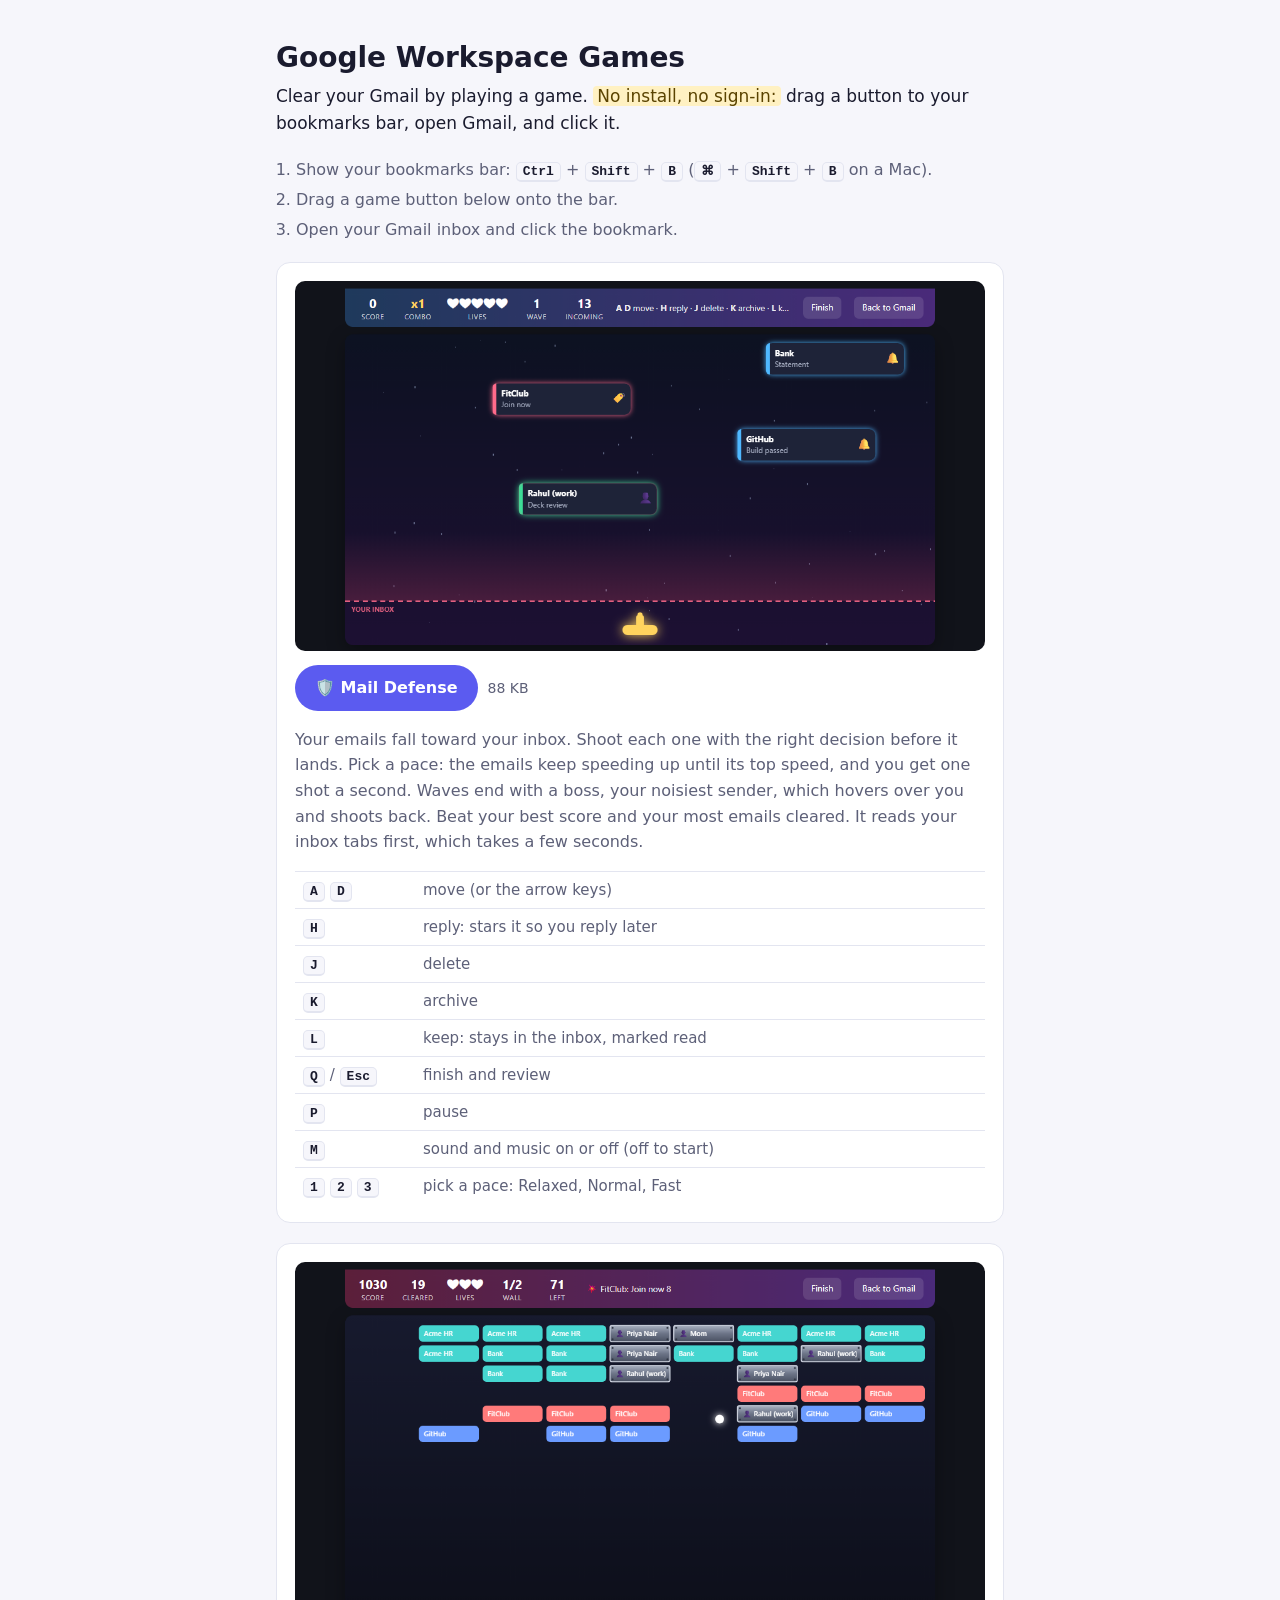
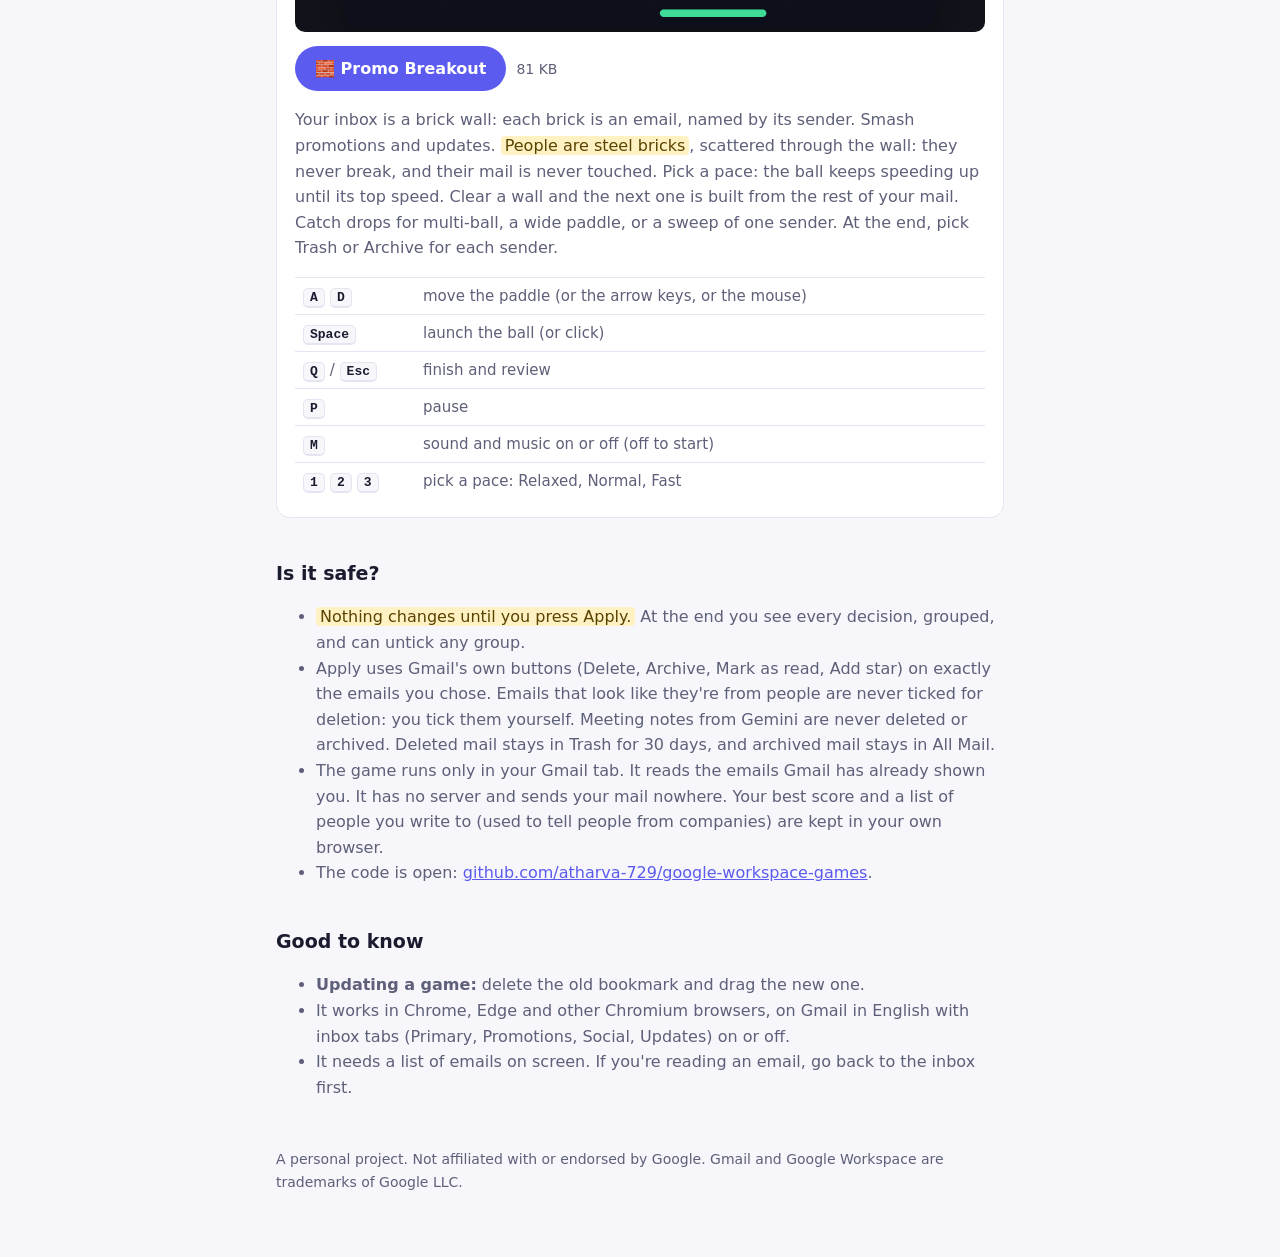
<file: docs/index.html>
<!doctype html>
<html lang="en"><head><meta charset="utf-8"><meta name="viewport" content="width=device-width, initial-scale=1">
<title>Google Workspace Games</title>
<meta name="description" content="Clear your Gmail by playing a game. Drag a button to your bookmarks bar, open Gmail, click it. No install, no sign-in.">
<style>
  :root { --bg: #f6f6fb; --fg: #1a1b2e; --dim: #5d6078; --card: #ffffff; --line: #e3e5f0; --accent: #5b5bf0; --hi: #fff1c2; --hi-fg: #5a4300; }
  @media (prefers-color-scheme: dark) { :root:not([data-theme="light"]) { --bg: #0f1020; --fg: #eceefa; --dim: #a0a3c0; --card: #1a1c33; --line: #2b2e4a; --accent: #9a9aff; --hi: #3a3214; --hi-fg: #ffe08a; } }
  * { box-sizing: border-box; }
  body { margin: 0; background: var(--bg); color: var(--fg); font: 16px/1.6 system-ui, "Segoe UI", sans-serif; }
  main { max-width: 760px; margin: 0 auto; padding: 40px 16px 64px; overflow-wrap: anywhere; }
  h1 { font-size: 28px; line-height: 1.25; margin: 0 0 8px; }
  h2 { font-size: 19px; margin: 40px 0 10px; }
  p, li { color: var(--dim); }
  .lead { font-size: 17px; color: var(--fg); margin: 0 0 20px; }
  mark { background: var(--hi); color: var(--hi-fg); padding: 0 4px; border-radius: 4px; }
  .game { background: var(--card); border: 1px solid var(--line); border-radius: 14px; padding: 18px; margin: 20px 0; }
  .game img { width: 100%; height: auto; aspect-ratio: 1100 / 590; object-fit: cover; object-position: top; border-radius: 10px; display: block; margin-bottom: 14px; }
  .drag { display: inline-block; padding: 10px 20px; border-radius: 999px; background: var(--accent); color: #fff; font-weight: 650; text-decoration: none; cursor: grab; }
  .drag:active { cursor: grabbing; }
  .size { margin-left: 10px; color: var(--dim); font-size: 14px; }
  .steps { padding-left: 20px; }
  .steps li { margin: 4px 0; }
  table { border-collapse: collapse; width: 100%; font-size: 15px; }
  td { padding: 6px 8px; border-top: 1px solid var(--line); color: var(--dim); }
  td:first-child { width: 120px; white-space: nowrap; }
  kbd { display: inline-block; min-width: 22px; padding: 1px 6px; border: 1px solid var(--line); border-bottom-width: 2px; border-radius: 5px; background: var(--bg); color: var(--fg); font: 600 13px ui-monospace, Consolas, monospace; text-align: center; }
  .soon { color: var(--dim); font-size: 15px; }
  footer { margin-top: 48px; font-size: 14px; color: var(--dim); }
  a { color: var(--accent); }
</style></head>
<body><main>
<h1>Google Workspace Games</h1>
<p class="lead">Clear your Gmail by playing a game. <mark>No install, no sign-in:</mark> drag a button to your bookmarks bar, open Gmail, and click it.</p>
<ol class="steps">
  <li>Show your bookmarks bar: <kbd>Ctrl</kbd> + <kbd>Shift</kbd> + <kbd>B</kbd> (<kbd>⌘</kbd> + <kbd>Shift</kbd> + <kbd>B</kbd> on a Mac).</li>
  <li>Drag a game button below onto the bar.</li>
  <li>Open your Gmail inbox and click the bookmark.</li>
</ol>

<section class="game">
  <img src="defense.png" alt="Mail Defense: emails fall toward your inbox while you shoot them from the bottom" width="1100" height="590">
  <a class="drag" href="javascript:(()%20%3D%3E%20%7B%0Aconst%20IA_CSS%20%3D%20%22%3Ahost%20%7B%5Cn%20%20--bg%3A%20%23f6f7fb%3B%20--panel%3A%20%23ffffff%3B%20--line%3A%20%23e3e6ee%3B%20--text%3A%20%231c2030%3B%20--dim%3A%20%236b7285%3B%5Cn%20%20--accent%3A%20%235b5bf0%3B%20--accent-soft%3A%20%23ececfe%3B%20--sel%3A%20%23fff6d6%3B%20--gold%3A%20%23f2a20c%3B%20--good%3A%20%231f9d63%3B%20--bad%3A%20%23d84a4a%3B%5Cn%7D%5Cn%40media%20(prefers-color-scheme%3A%20dark)%20%7B%5Cn%20%20%3Ahost%20%7B%20--bg%3A%20%2311131a%3B%20--panel%3A%20%23181b24%3B%20--line%3A%20%232a2f3d%3B%20--text%3A%20%23e7e9f0%3B%20--dim%3A%20%238e95a8%3B%5Cn%20%20%20%20--accent%3A%20%238b8bff%3B%20--accent-soft%3A%20%2323264a%3B%20--sel%3A%20%232b2a1c%3B%20%7D%5Cn%7D%5Cn*%20%7B%20box-sizing%3A%20border-box%3B%20%7D%5Cnhtml%2C%20body%20%7B%20margin%3A%200%3B%20background%3A%20var(--bg)%3B%20color%3A%20var(--text)%3B%20font%3A%2014px%2F1.45%20%5C%22Segoe%20UI%5C%22%2C%20system-ui%2C%20sans-serif%3B%20%7D%5Cnbutton%20%7B%20font%3A%20inherit%3B%20color%3A%20inherit%3B%20background%3A%20var(--panel)%3B%20border%3A%201px%20solid%20var(--line)%3B%20border-radius%3A%208px%3B%20padding%3A%206px%2012px%3B%20cursor%3A%20pointer%3B%20%7D%5Cnbutton%3Ahover%20%7B%20border-color%3A%20var(--accent)%3B%20%7D%5Cnbutton.primary%20%7B%20background%3A%20var(--accent)%3B%20border-color%3A%20var(--accent)%3B%20color%3A%20%23fff%3B%20%7D%5Cnbutton.link%20%7B%20border%3A%200%3B%20background%3A%20none%3B%20color%3A%20var(--accent)%3B%20padding%3A%204px%206px%3B%20%7D%5Cn.hidden%20%7B%20display%3A%20none%20!important%3B%20%7D%5Cn%5Cn.landing%20%7B%20max-width%3A%20460px%3B%20margin%3A%2018vh%20auto%200%3B%20text-align%3A%20center%3B%20padding%3A%200%2016px%3B%20%7D%5Cn.landing%20h1%20%7B%20font-size%3A%202rem%3B%20margin%3A%200%200%208px%3B%20%7D%5Cn.landing%20p%20%7B%20color%3A%20var(--dim)%3B%20%7D%5Cn.landing-btns%20%7B%20display%3A%20flex%3B%20gap%3A%2012px%3B%20justify-content%3A%20center%3B%20margin%3A%2024px%200%2012px%3B%20%7D%5Cn.landing-btns%20button%20%7B%20padding%3A%2010px%2020px%3B%20%7D%5Cn.msg%20%7B%20font-size%3A%20.9rem%3B%20color%3A%20var(--bad)%20!important%3B%20white-space%3A%20pre-line%3B%20%7D%5Cn%5Cn.top%20%7B%20position%3A%20sticky%3B%20top%3A%200%3B%20z-index%3A%205%3B%20display%3A%20flex%3B%20align-items%3A%20center%3B%20gap%3A%2014px%3B%20padding%3A%2010px%2020px%3B%20background%3A%20var(--panel)%3B%20border-bottom%3A%201px%20solid%20var(--line)%3B%20%7D%5Cn.brand%20%7B%20font-weight%3A%20700%3B%20letter-spacing%3A%20.2px%3B%20%7D%5Cn.views%20%7B%20display%3A%20flex%3B%20gap%3A%204px%3B%20%7D%5Cn.views%20button%20%7B%20border%3A%200%3B%20background%3A%20none%3B%20color%3A%20var(--dim)%3B%20%7D%5Cn.views%20button.active%20%7B%20background%3A%20var(--accent-soft)%3B%20color%3A%20var(--accent)%3B%20font-weight%3A%20600%3B%20%7D%5Cn%23searchForm%20%7B%20flex%3A%201%3B%20max-width%3A%20520px%3B%20%7D%5Cn%23search%20%7B%20width%3A%20100%25%3B%20padding%3A%208px%2012px%3B%20border-radius%3A%208px%3B%20border%3A%201px%20solid%20var(--line)%3B%20background%3A%20var(--bg)%3B%20color%3A%20var(--text)%3B%20font%3A%20inherit%3B%20%7D%5Cn.game-btn.on%20%7B%20background%3A%20var(--gold)%3B%20border-color%3A%20var(--gold)%3B%20color%3A%20%231b1300%3B%20font-weight%3A%20600%3B%20%7D%5Cn.who%20%7B%20margin-left%3A%20auto%3B%20color%3A%20var(--dim)%3B%20font-size%3A%20.85rem%3B%20white-space%3A%20nowrap%3B%20%7D%5Cn%5Cn.hud%20%7B%20position%3A%20sticky%3B%20top%3A%2053px%3B%20z-index%3A%204%3B%20display%3A%20flex%3B%20align-items%3A%20center%3B%20gap%3A%2022px%3B%20padding%3A%208px%2020px%3B%20background%3A%20linear-gradient(90deg%2C%20%232a1f5c%2C%20%234a2a7a)%3B%20color%3A%20%23fff%3B%20%7D%5Cn.stat%20%7B%20display%3A%20flex%3B%20flex-direction%3A%20column%3B%20align-items%3A%20center%3B%20min-width%3A%2052px%3B%20%7D%5Cn.stat%20b%20%7B%20font-size%3A%201.25rem%3B%20font-variant-numeric%3A%20tabular-nums%3B%20%7D%5Cn.stat%20span%20%7B%20font-size%3A%20.7rem%3B%20text-transform%3A%20uppercase%3B%20letter-spacing%3A%20.6px%3B%20opacity%3A%20.7%3B%20%7D%5Cn.combo%20b%20%7B%20color%3A%20%23ffd45e%3B%20%7D%5Cn.combo%20i%20%7B%20display%3A%20block%3B%20width%3A%2052px%3B%20height%3A%203px%3B%20background%3A%20rgba(255%2C255%2C255%2C.2)%3B%20border-radius%3A%202px%3B%20margin-top%3A%202px%3B%20%7D%5Cn.combo%20em%20%7B%20display%3A%20block%3B%20height%3A%20100%25%3B%20width%3A%200%3B%20background%3A%20%23ffd45e%3B%20border-radius%3A%202px%3B%20%7D%5Cn.combo.pop%20b%20%7B%20animation%3A%20pop%20.25s%3B%20%7D%5Cn%40keyframes%20pop%20%7B%2050%25%20%7B%20transform%3A%20scale(1.4)%3B%20%7D%20%7D%5Cn.progress%20%7B%20position%3A%20relative%3B%20flex%3A%201%3B%20height%3A%2018px%3B%20background%3A%20rgba(255%2C255%2C255%2C.15)%3B%20border-radius%3A%209px%3B%20overflow%3A%20hidden%3B%20%7D%5Cn%23progressFill%20%7B%20height%3A%20100%25%3B%20width%3A%200%3B%20background%3A%20linear-gradient(90deg%2C%20%233ddc97%2C%20%23ffd45e)%3B%20transition%3A%20width%20.3s%3B%20%7D%5Cn%23progressText%20%7B%20position%3A%20absolute%3B%20inset%3A%200%3B%20text-align%3A%20center%3B%20font-size%3A%20.75rem%3B%20line-height%3A%2018px%3B%20%7D%5Cn%5Cnmain%20%7B%20max-width%3A%201100px%3B%20margin%3A%2016px%20auto%3B%20padding%3A%200%2020px%2080px%3B%20%7D%5Cn.status%20%7B%20color%3A%20var(--dim)%3B%20padding%3A%208px%204px%3B%20%7D%5Cn%23list%20%7B%20list-style%3A%20none%3B%20margin%3A%200%3B%20padding%3A%200%3B%20background%3A%20var(--panel)%3B%20border%3A%201px%20solid%20var(--line)%3B%20border-radius%3A%2010px%3B%20overflow%3A%20hidden%3B%20%7D%5Cn%23list%3Aempty%20%7B%20display%3A%20none%3B%20%7D%5Cn.row%20%7B%20display%3A%20grid%3B%20grid-template-columns%3A%2028px%20190px%201fr%20auto%3B%20gap%3A%2010px%3B%20align-items%3A%20center%3B%20padding%3A%209px%2014px%3B%20border-bottom%3A%201px%20solid%20var(--line)%3B%20cursor%3A%20pointer%3B%20position%3A%20relative%3B%20transition%3A%20transform%20.18s%2C%20opacity%20.18s%3B%20%7D%5Cn.row%3Alast-child%20%7B%20border-bottom%3A%200%3B%20%7D%5Cn.row%3Ahover%20%7B%20background%3A%20var(--accent-soft)%3B%20%7D%5Cn.row.sel%20%7B%20background%3A%20var(--sel)%3B%20box-shadow%3A%20inset%203px%200%200%20var(--accent)%3B%20%7D%5Cn.row.unread%20.from%2C%20.row.unread%20.subj%20%7B%20font-weight%3A%20700%3B%20%7D%5Cn.row%3Anot(.unread)%20%7B%20color%3A%20var(--dim)%3B%20%7D%5Cn.row.leaving%20%7B%20transform%3A%20translateX(60px)%3B%20opacity%3A%200%3B%20%7D%5Cn.from%20%7B%20white-space%3A%20nowrap%3B%20overflow%3A%20hidden%3B%20text-overflow%3A%20ellipsis%3B%20%7D%5Cn.from%20small%20%7B%20color%3A%20var(--dim)%3B%20font-weight%3A%20400%3B%20%7D%5Cn.text%20%7B%20white-space%3A%20nowrap%3B%20overflow%3A%20hidden%3B%20text-overflow%3A%20ellipsis%3B%20%7D%5Cn.subj%20%7B%20color%3A%20var(--text)%3B%20%7D%5Cn.snip%20%7B%20color%3A%20var(--dim)%3B%20%7D%5Cn.date%20%7B%20font-size%3A%20.8rem%3B%20color%3A%20var(--dim)%3B%20white-space%3A%20nowrap%3B%20%7D%5Cn.acts%20%7B%20position%3A%20absolute%3B%20right%3A%2012px%3B%20display%3A%20none%3B%20gap%3A%206px%3B%20background%3A%20inherit%3B%20%7D%5Cn.row%3Ahover%20.acts%20%7B%20display%3A%20flex%3B%20%7D%5Cn.row%3Ahover%20.date%20%7B%20visibility%3A%20hidden%3B%20%7D%5Cn.acts%20button%20%7B%20padding%3A%203px%209px%3B%20font-size%3A%20.8rem%3B%20%7D%5Cn.star%20%7B%20border%3A%200%3B%20background%3A%20none%3B%20padding%3A%200%3B%20font-size%3A%201.1rem%3B%20color%3A%20var(--line)%3B%20%7D%5Cn.star.on%20%7B%20color%3A%20var(--gold)%3B%20%7D%5Cn.empty%20%7B%20text-align%3A%20center%3B%20padding%3A%2060px%200%3B%20color%3A%20var(--dim)%3B%20font-size%3A%201.1rem%3B%20%7D%5Cn%5Cn.thread-head%20%7B%20display%3A%20flex%3B%20align-items%3A%20center%3B%20gap%3A%2010px%3B%20margin-bottom%3A%2012px%3B%20flex-wrap%3A%20wrap%3B%20%7D%5Cn.thread-head%20h1%20%7B%20flex-basis%3A%20100%25%3B%20font-size%3A%201.35rem%3B%20margin%3A%206px%200%200%3B%20%7D%5Cn.msg-card%20%7B%20background%3A%20var(--panel)%3B%20border%3A%201px%20solid%20var(--line)%3B%20border-radius%3A%2010px%3B%20margin-bottom%3A%2012px%3B%20overflow%3A%20hidden%3B%20%7D%5Cn.msg-card%20header%20%7B%20display%3A%20flex%3B%20gap%3A%208px%3B%20align-items%3A%20baseline%3B%20padding%3A%2010px%2014px%3B%20border-bottom%3A%201px%20solid%20var(--line)%3B%20%7D%5Cn.msg-card%20header%20span%20%7B%20color%3A%20var(--dim)%3B%20font-size%3A%20.85rem%3B%20%7D%5Cn.msg-card%20header%20time%20%7B%20margin-left%3A%20auto%3B%20color%3A%20var(--dim)%3B%20font-size%3A%20.8rem%3B%20%7D%5Cn.msg-card%20iframe%20%7B%20display%3A%20block%3B%20width%3A%20100%25%3B%20border%3A%200%3B%20background%3A%20%23fff%3B%20min-height%3A%2060px%3B%20%7D%5Cn%5Cn.toast%20%7B%20position%3A%20fixed%3B%20left%3A%2050%25%3B%20bottom%3A%2024px%3B%20transform%3A%20translateX(-50%25)%3B%20background%3A%20%2323263a%3B%20color%3A%20%23fff%3B%20padding%3A%2010px%2016px%3B%20border-radius%3A%208px%3B%20display%3A%20flex%3B%20gap%3A%2012px%3B%20align-items%3A%20center%3B%20z-index%3A%2020%3B%20box-shadow%3A%200%206px%2024px%20rgba(0%2C0%2C0%2C.25)%3B%20%7D%5Cn.toast%20button%20%7B%20background%3A%20none%3B%20border%3A%200%3B%20color%3A%20%23ffd45e%3B%20font-weight%3A%20600%3B%20padding%3A%200%3B%20%7D%5Cn.float%20%7B%20position%3A%20fixed%3B%20z-index%3A%2030%3B%20pointer-events%3A%20none%3B%20font-weight%3A%20800%3B%20color%3A%20var(--gold)%3B%20text-shadow%3A%200%201px%200%20rgba(0%2C0%2C0%2C.25)%3B%20animation%3A%20floatUp%20.9s%20ease-out%20forwards%3B%20%7D%5Cn%40keyframes%20floatUp%20%7B%20to%20%7B%20transform%3A%20translateY(-46px)%3B%20opacity%3A%200%3B%20%7D%20%7D%5Cn%5Cn.overlay%20%7B%20position%3A%20fixed%3B%20inset%3A%200%3B%20z-index%3A%2040%3B%20background%3A%20rgba(10%2C12%2C20%2C.55)%3B%20display%3A%20grid%3B%20place-items%3A%20center%3B%20%7D%5Cn.panel%20%7B%20background%3A%20var(--panel)%3B%20border-radius%3A%2014px%3B%20padding%3A%2022px%2026px%3B%20width%3A%20min(420px%2C%2092vw)%3B%20%7D%5Cn.panel%20h2%20%7B%20margin%3A%200%200%2010px%3B%20font-size%3A%201.1rem%3B%20%7D%5Cn.panel%20dl%20%7B%20display%3A%20grid%3B%20grid-template-columns%3A%2090px%201fr%3B%20gap%3A%204px%2012px%3B%20margin%3A%200%200%2016px%3B%20%7D%5Cn.panel%20dt%20%7B%20font-family%3A%20ui-monospace%2C%20Consolas%2C%20monospace%3B%20color%3A%20var(--accent)%3B%20%7D%5Cn.panel%20dd%20%7B%20margin%3A%200%3B%20%7D%5Cn.panel%20p%20%7B%20color%3A%20var(--dim)%3B%20%7D%5Cn.win%20%7B%20text-align%3A%20center%3B%20%7D%5Cn.win%20h1%20%7B%20font-size%3A%202.2rem%3B%20margin%3A%200%200%204px%3B%20%7D%5Cn.win%20.big%20%7B%20font-size%3A%203rem%3B%20font-weight%3A%20800%3B%20color%3A%20var(--gold)%3B%20%7D%5Cn.win%20.stats%20%7B%20display%3A%20flex%3B%20justify-content%3A%20center%3B%20gap%3A%2024px%3B%20margin%3A%2012px%200%2018px%3B%20color%3A%20var(--dim)%3B%20%7D%5Cn.win%20.stats%20b%20%7B%20display%3A%20block%3B%20color%3A%20var(--text)%3B%20font-size%3A%201.2rem%3B%20%7D%5Cn.confetti%20%7B%20position%3A%20fixed%3B%20top%3A%20-12px%3B%20width%3A%208px%3B%20height%3A%2014px%3B%20z-index%3A%2050%3B%20pointer-events%3A%20none%3B%20animation%3A%20fall%20linear%20forwards%3B%20%7D%5Cn%40keyframes%20fall%20%7B%20to%20%7B%20transform%3A%20translateY(105vh)%20rotate(720deg)%3B%20%7D%20%7D%5Cn%5Cn%2F*%20----------%20reply%20composer%20----------%20*%2F%5Cn%23replyBox%3Anot(%3Aempty)%20%7B%20margin-top%3A%204px%3B%20%7D%5Cn.composer%20%7B%20background%3A%20var(--panel)%3B%20border%3A%201px%20solid%20var(--accent)%3B%20border-radius%3A%2010px%3B%20padding%3A%2012px%2014px%3B%20%7D%5Cn.c-to%20%7B%20color%3A%20var(--dim)%3B%20font-size%3A%20.85rem%3B%20margin-bottom%3A%208px%3B%20%7D%5Cn.c-to%20b%20%7B%20color%3A%20var(--text)%3B%20%7D%5Cn.chips%20%7B%20display%3A%20flex%3B%20flex-wrap%3A%20wrap%3B%20gap%3A%206px%3B%20margin-bottom%3A%208px%3B%20%7D%5Cn.chips%20button%20%7B%20font-size%3A%20.82rem%3B%20padding%3A%204px%2010px%3B%20border-radius%3A%2016px%3B%20background%3A%20var(--accent-soft)%3B%20border-color%3A%20transparent%3B%20%7D%5Cn.chips%20kbd%2C%20.c-actions%20kbd%2C%20.t-actions%20kbd%2C%20.t-sweep%20kbd%20%7B%20font%3A%20600%20.7rem%20ui-monospace%2C%20Consolas%2C%20monospace%3B%20background%3A%20rgba(127%2C127%2C127%2C.18)%3B%20border-radius%3A%204px%3B%20padding%3A%201px%205px%3B%20margin-right%3A%204px%3B%20%7D%5Cn.composer%20textarea%20%7B%20width%3A%20100%25%3B%20resize%3A%20vertical%3B%20font%3A%2015px%2F1.5%20inherit%3B%20font-family%3A%20inherit%3B%20padding%3A%2010px%3B%20border-radius%3A%208px%3B%20border%3A%201px%20solid%20var(--line)%3B%20background%3A%20var(--bg)%3B%20color%3A%20var(--text)%3B%20%7D%5Cn.c-actions%20%7B%20display%3A%20flex%3B%20gap%3A%208px%3B%20align-items%3A%20center%3B%20margin-top%3A%208px%3B%20%7D%5Cn.c-note%20%7B%20margin-left%3A%20auto%3B%20color%3A%20var(--dim)%3B%20font-size%3A%20.8rem%3B%20%7D%5Cn%5Cn%2F*%20----------%20triage%20run%20----------%20*%2F%5Cn%23triage%20%7B%20max-width%3A%20860px%3B%20margin%3A%200%20auto%3B%20padding%3A%200%2020px%2060px%3B%20%7D%5Cn.t-loading%20%7B%20text-align%3A%20center%3B%20padding%3A%2080px%200%3B%20%7D%5Cn.t-hud%20%7B%20position%3A%20sticky%3B%20top%3A%2053px%3B%20z-index%3A%204%3B%20display%3A%20flex%3B%20align-items%3A%20center%3B%20gap%3A%2020px%3B%20padding%3A%2010px%2018px%3B%20margin%3A%200%20-20px%2018px%3B%20background%3A%20linear-gradient(90deg%2C%20%232a1f5c%2C%20%234a2a7a)%3B%20color%3A%20%23fff%3B%20border-radius%3A%200%200%2012px%2012px%3B%20%7D%5Cn.t-hud%20.progress%20%3E%20div%20%7B%20height%3A%20100%25%3B%20background%3A%20linear-gradient(90deg%2C%20%233ddc97%2C%20%23ffd45e)%3B%20transition%3A%20width%20.3s%3B%20%7D%5Cn.t-hud%20.progress%20span%20%7B%20position%3A%20absolute%3B%20inset%3A%200%3B%20text-align%3A%20center%3B%20font-size%3A%20.75rem%3B%20line-height%3A%2018px%3B%20%7D%5Cn.t-quit%20%7B%20background%3A%20rgba(255%2C255%2C255%2C.12)%3B%20border-color%3A%20transparent%3B%20color%3A%20%23fff%3B%20%7D%5Cn.t-card%20%7B%20background%3A%20var(--panel)%3B%20border%3A%201px%20solid%20var(--line)%3B%20border-radius%3A%2014px%3B%20padding%3A%2016px%2020px%2018px%3B%20box-shadow%3A%200%2010px%2030px%20rgba(0%2C0%2C0%2C.12)%3B%20border-top%3A%205px%20solid%20var(--dim)%3B%20transition%3A%20transform%20.22s%20ease-in%2C%20opacity%20.22s%20ease-in%3B%20%7D%5Cn.t-card.kind-person%20%7B%20border-top-color%3A%20%233ddc97%3B%20%7D%5Cn.t-card.kind-promo%20%7B%20border-top-color%3A%20%23ff6b8b%3B%20%7D%5Cn.t-card.kind-update%20%7B%20border-top-color%3A%20%235bc0ff%3B%20%7D%5Cn.t-card-top%20%7B%20display%3A%20flex%3B%20align-items%3A%20center%3B%20gap%3A%2010px%3B%20font-size%3A%20.82rem%3B%20color%3A%20var(--dim)%3B%20%7D%5Cn.t-card-top%20.date%20%7B%20margin-left%3A%20auto%3B%20%7D%5Cn.chip%20%7B%20font-weight%3A%20700%3B%20padding%3A%202px%2010px%3B%20border-radius%3A%2012px%3B%20background%3A%20var(--accent-soft)%3B%20color%3A%20var(--text)%3B%20%7D%5Cn.t-from%20%7B%20margin-top%3A%2010px%3B%20%7D%5Cn.t-from%20span%2C%20.t-from%20small%20%7B%20color%3A%20var(--dim)%3B%20font-size%3A%20.85rem%3B%20%7D%5Cn.t-card%20h2%20%7B%20margin%3A%204px%200%2012px%3B%20font-size%3A%201.3rem%3B%20%7D%5Cn.t-body%20iframe%20%7B%20display%3A%20block%3B%20width%3A%20100%25%3B%20height%3A%2038vh%3B%20border%3A%200%3B%20border-radius%3A%208px%3B%20background%3A%20%23fff%3B%20%7D%5Cn%23tCompose%3Anot(%3Aempty)%20%7B%20margin-top%3A%2012px%3B%20%7D%5Cn.t-actions%20%7B%20display%3A%20grid%3B%20grid-template-columns%3A%20repeat(6%2C%201fr)%3B%20gap%3A%208px%3B%20margin-top%3A%2014px%3B%20transition%3A%20opacity%20.15s%3B%20%7D%5Cn.t-actions.dim%20%7B%20opacity%3A%20.3%3B%20pointer-events%3A%20none%3B%20%7D%5Cn.t-actions%20button%20%7B%20display%3A%20flex%3B%20flex-direction%3A%20column%3B%20align-items%3A%20center%3B%20gap%3A%203px%3B%20padding%3A%2010px%204px%3B%20border-radius%3A%2010px%3B%20%7D%5Cn.t-actions%20button%3Adisabled%20%7B%20opacity%3A%20.35%3B%20cursor%3A%20not-allowed%3B%20%7D%5Cn.t-actions%20em%20%7B%20font-style%3A%20normal%3B%20font-weight%3A%20800%3B%20font-size%3A%20.8rem%3B%20%7D%5Cn.t-actions%20em.hi%20%7B%20color%3A%20var(--good)%3B%20%7D%20.t-actions%20em.mid%20%7B%20color%3A%20var(--gold)%3B%20%7D%20.t-actions%20em.lo%20%7B%20color%3A%20var(--dim)%3B%20%7D%5Cn.t-sweep%20%7B%20margin-top%3A%2012px%3B%20padding%3A%2010px%2014px%3B%20border-radius%3A%2010px%3B%20background%3A%20var(--accent-soft)%3B%20font-size%3A%20.9rem%3B%20%7D%5Cn.t-sweep%20button%20%7B%20padding%3A%203px%2010px%3B%20font-size%3A%20.82rem%3B%20margin-left%3A%204px%3B%20%7D%5Cn.fly-read%20%7B%20transform%3A%20translateY(-40px)%20scale(.96)%3B%20opacity%3A%200%3B%20%7D%5Cn.fly-archive%20%7B%20transform%3A%20translateX(120px)%20rotate(4deg)%3B%20opacity%3A%200%3B%20%7D%5Cn.fly-delete%20%7B%20transform%3A%20translateY(80px)%20rotate(-3deg)%3B%20opacity%3A%200%3B%20%7D%5Cn.fly-reply%20%7B%20transform%3A%20translateX(-120px)%20rotate(-4deg)%3B%20opacity%3A%200%3B%20%7D%5Cn.fly-later%20%7B%20transform%3A%20scale(.85)%3B%20opacity%3A%200%3B%20%7D%5Cn.t-end%20%7B%20text-align%3A%20center%3B%20padding%3A%2040px%200%3B%20%7D%5Cn.t-end%20h1%20%7B%20margin%3A%200%200%206px%3B%20font-size%3A%202rem%3B%20%7D%5Cn.t-end%20.big%20%7B%20font-size%3A%203.4rem%3B%20font-weight%3A%20800%3B%20color%3A%20var(--gold)%3B%20%7D%5Cn.t-end%20.dim%2C%20.dim%20%7B%20color%3A%20var(--dim)%3B%20%7D%5Cn.t-stats%20%7B%20display%3A%20flex%3B%20justify-content%3A%20center%3B%20gap%3A%2028px%3B%20margin%3A%2018px%200%2010px%3B%20color%3A%20var(--dim)%3B%20%7D%5Cn.t-stats%20b%20%7B%20display%3A%20block%3B%20color%3A%20var(--text)%3B%20font-size%3A%201.3rem%3B%20%7D%5Cn.t-break%20%7B%20color%3A%20var(--dim)%3B%20margin-bottom%3A%2014px%3B%20%7D%5Cn.t-unsub%20%7B%20display%3A%20inline-block%3B%20text-align%3A%20left%3B%20background%3A%20var(--panel)%3B%20border%3A%201px%20solid%20var(--line)%3B%20border-radius%3A%2010px%3B%20padding%3A%2012px%2018px%3B%20margin%3A%208px%200%2016px%3B%20%7D%5Cn.t-unsub%20ul%20%7B%20margin%3A%206px%200%200%3B%20padding-left%3A%2018px%3B%20%7D%5Cn.t-unsub%20a%20%7B%20color%3A%20var(--accent)%3B%20margin-left%3A%206px%3B%20%7D%5Cn.t-end-btns%20%7B%20display%3A%20flex%3B%20gap%3A%2010px%3B%20justify-content%3A%20center%3B%20%7D%5Cn%5Cn%2F*%20----------%20controls%20bar%20----------%20*%2F%5Cn.keybar%20%7B%20position%3A%20fixed%3B%20left%3A%200%3B%20right%3A%200%3B%20bottom%3A%200%3B%20z-index%3A%2015%3B%20display%3A%20flex%3B%20flex-wrap%3A%20wrap%3B%20justify-content%3A%20center%3B%20gap%3A%206px%2018px%3B%20padding%3A%208px%2016px%3B%20background%3A%20var(--panel)%3B%20border-top%3A%201px%20solid%20var(--line)%3B%20color%3A%20var(--dim)%3B%20font-size%3A%20.82rem%3B%20%7D%5Cn.keybar%20kbd%20%7B%20font%3A%20600%20.75rem%20ui-monospace%2C%20Consolas%2C%20monospace%3B%20color%3A%20var(--text)%3B%20background%3A%20var(--accent-soft)%3B%20border%3A%201px%20solid%20var(--line)%3B%20border-radius%3A%204px%3B%20padding%3A%201px%206px%3B%20margin-right%3A%202px%3B%20%7D%5Cn.toast%20%7B%20bottom%3A%2064px%3B%20%7D%5Cn%23triage%20%7B%20padding-bottom%3A%2090px%3B%20%7D%5Cn%5Cn%2F*%20----------%20promo%20breakout%20----------%20*%2F%5Cn%23breakout%20%7B%20display%3A%20flex%3B%20flex-direction%3A%20column%3B%20align-items%3A%20center%3B%20padding%3A%200%2020px%2090px%3B%20%7D%5Cn.bk-hud%20%7B%20position%3A%20sticky%3B%20top%3A%2053px%3B%20z-index%3A%204%3B%20display%3A%20flex%3B%20align-items%3A%20center%3B%20gap%3A%2020px%3B%20padding%3A%208px%2018px%3B%20margin-bottom%3A%2012px%3B%20width%3A%20min(940px%2C%20100%25)%3B%20background%3A%20linear-gradient(90deg%2C%20%235c1f3a%2C%20%234a2a7a)%3B%20color%3A%20%23fff%3B%20border-radius%3A%200%200%2012px%2012px%3B%20%7D%5Cn.bk-hud%20.t-quit%20%7B%20white-space%3A%20nowrap%3B%20%7D%5Cn%2F*%20the%20big%20mute%20button%2C%20at%20the%20side%20of%20the%20game%3B%20muted%20by%20default%20*%2F%5Cn.snd-btn%20%7B%20position%3A%20fixed%3B%20right%3A%2018px%3B%20top%3A%2050%25%3B%20transform%3A%20translateY(-50%25)%3B%20z-index%3A%2020%3B%20width%3A%2092px%3B%20height%3A%2092px%3B%20border-radius%3A%2050%25%3B%5Cn%20%20display%3A%20flex%3B%20flex-direction%3A%20column%3B%20align-items%3A%20center%3B%20justify-content%3A%20center%3B%20gap%3A%201px%3B%20padding%3A%200%3B%5Cn%20%20font-size%3A%2030px%3B%20line-height%3A%201%3B%20background%3A%20%23232842%3B%20color%3A%20%23fff%3B%20border%3A%202px%20solid%20%234a5175%3B%20box-shadow%3A%200%206px%2020px%20rgba(0%2C0%2C0%2C.4)%3B%20cursor%3A%20pointer%3B%20%7D%5Cn.snd-btn%3Ahover%20%7B%20border-color%3A%20%239a9aff%3B%20%7D%5Cn.snd-btn%20small%20%7B%20font-size%3A%2011px%3B%20font-weight%3A%20600%3B%20opacity%3A%20.85%3B%20%7D%5Cn.snd-btn%20small%20%2B%20small%20%7B%20font-size%3A%2010px%3B%20opacity%3A%20.55%3B%20%7D%5Cn.bk-ticker%20%7B%20flex%3A%201%3B%20font-size%3A%20.85rem%3B%20opacity%3A%20.9%3B%20white-space%3A%20nowrap%3B%20overflow%3A%20hidden%3B%20text-overflow%3A%20ellipsis%3B%20%7D%5Cn%23bkCanvas%20%7B%20border-radius%3A%2012px%3B%20box-shadow%3A%200%2010px%2030px%20rgba(0%2C0%2C0%2C.3)%3B%20cursor%3A%20none%3B%20%7D%5Cn.bk-review%20%7B%20max-width%3A%20760px%3B%20%7D%5Cn.bk-table%20%7B%20width%3A%20100%25%3B%20border-collapse%3A%20collapse%3B%20margin%3A%2014px%200%3B%20text-align%3A%20left%3B%20background%3A%20var(--panel)%3B%20border%3A%201px%20solid%20var(--line)%3B%20border-radius%3A%2010px%3B%20overflow%3A%20hidden%3B%20%7D%5Cn.bk-table%20th%2C%20.bk-table%20td%20%7B%20padding%3A%208px%2012px%3B%20border-bottom%3A%201px%20solid%20var(--line)%3B%20font-size%3A%20.9rem%3B%20%7D%5Cn.bk-table%20th%20%7B%20color%3A%20var(--dim)%3B%20font-weight%3A%20600%3B%20font-size%3A%20.8rem%3B%20%7D%5Cn.bk-table%20a%20%7B%20color%3A%20var(--accent)%3B%20%7D%5Cn.bk-table%20select%20%7B%20background%3A%20var(--panel)%3B%20color%3A%20var(--text)%3B%20border%3A%201px%20solid%20var(--line)%3B%20border-radius%3A%206px%3B%20padding%3A%203px%206px%3B%20font%3A%20inherit%3B%20%7D%5Cn.bk-table%20details%20summary%20%7B%20cursor%3A%20pointer%3B%20%7D%5Cn.bk-table%20details%20ul%20%7B%20margin%3A%206px%200%200%3B%20padding-left%3A%2016px%3B%20max-width%3A%20320px%3B%20font-size%3A%20.82rem%3B%20%7D%5Cn%5Cn%2F*%20----------%20mail%20defense%20----------%20*%2F%5Cn%23defense%20%7B%20display%3A%20flex%3B%20flex-direction%3A%20column%3B%20align-items%3A%20center%3B%20padding%3A%200%2020px%2090px%3B%20%7D%5Cn.df-hud%20%7B%20background%3A%20linear-gradient(90deg%2C%20%231f3a5c%2C%20%234a2a7a)%3B%20%7D%5Cn%23dfCanvas%20%7B%20border-radius%3A%2012px%3B%20box-shadow%3A%200%2010px%2030px%20rgba(0%2C0%2C0%2C.3)%3B%20%7D%5Cn.df-groups%20%7B%20text-align%3A%20left%3B%20margin%3A%2014px%200%3B%20%7D%5Cn.df-group%20%7B%20background%3A%20var(--panel)%3B%20border%3A%201px%20solid%20var(--line)%3B%20border-radius%3A%2010px%3B%20margin-bottom%3A%208px%3B%20padding%3A%2010px%2014px%3B%20%7D%5Cn.df-group%20summary%20%7B%20cursor%3A%20pointer%3B%20%7D%5Cn.df-group%20ul%20%7B%20margin%3A%208px%200%202px%3B%20padding-left%3A%2022px%3B%20max-height%3A%20220px%3B%20overflow%3A%20auto%3B%20font-size%3A%20.88rem%3B%20%7D%5Cn.df-group%20li%20%7B%20margin%3A%202px%200%3B%20%7D%5Cn.df-levels%20%7B%20display%3A%20flex%3B%20gap%3A%2012px%3B%20justify-content%3A%20center%3B%20flex-wrap%3A%20wrap%3B%20margin%3A%2018px%200%3B%20%7D%5Cn.df-level%20%7B%20width%3A%20200px%3B%20padding%3A%2014px%2016px%3B%20text-align%3A%20left%3B%20display%3A%20flex%3B%20flex-direction%3A%20column%3B%20gap%3A%203px%3B%20%7D%5Cn.df-level%20b%20%7B%20font-size%3A%201.05rem%3B%20%7D%5Cn.df-level%20small%20%7B%20color%3A%20var(--dim)%3B%20%7D%5Cn.df-level.last%20%7B%20border-color%3A%20var(--accent)%3B%20box-shadow%3A%200%200%200%201px%20var(--accent)%3B%20%7D%5Cn.df-cleared%20%7B%20margin-top%3A%206px%3B%20color%3A%20var(--dim)%3B%20%7D%5Cn.df-cleared%20b%20%7B%20color%3A%20var(--text)%3B%20font-size%3A%201.2rem%3B%20%7D%5Cn%5Cn.ia-root%20%7B%20position%3A%20absolute%3B%20inset%3A%200%3B%20overflow%3A%20auto%3B%20background%3A%20var(--bg)%3B%20color%3A%20var(--text)%3B%20font%3A%2014px%2F1.45%20%5C%22Segoe%20UI%5C%22%2C%20system-ui%2C%20sans-serif%3B%20padding-top%3A%2012px%3B%20%7D%5Cn.ia-check%20%7B%20--ia-ok%3A%201%3B%20position%3A%20absolute%3B%20%7D%5Cn.bk-hud%20%7B%20top%3A%200%3B%20%7D%22%3B%0Aif%20(document.getElementById('inbox-arcade'))%20return%3B%0Aif%20(location.hostname%20!%3D%3D%20'mail.google.com'%20%26%26%20!window.__iaAnyHost)%20%7B%20alert('Open%20Gmail%20(mail.google.com)%20first%2C%20then%20click%20this%20bookmark.')%3B%20return%3B%20%7D%0Alet%20policy%20%3D%20null%3B%0Aif%20(window.trustedTypes)%20%7B%0Atry%20%7B%20policy%20%3D%20trustedTypes.createPolicy('inbox-arcade'%2C%20%7B%20createHTML%3A%20(s)%20%3D%3E%20s%20%7D)%3B%20%7D%0Acatch%20%7B%20policy%20%3D%20trustedTypes.createPolicy('inbox-arcade-'%20%2B%20Date.now()%2C%20%7B%20createHTML%3A%20(s)%20%3D%3E%20s%20%7D)%3B%20%7D%0A%7D%0Afunction%20setHTML(el%2C%20html)%20%7B%20el.innerHTML%20%3D%20policy%20%3F%20policy.createHTML(html)%20%3A%20html%3B%20%7D%0Aconst%20esc%20%3D%20(s)%20%3D%3E%20String(s%20%3D%3D%20null%20%3F%20''%20%3A%20s).replace(%2F%5B%26%3C%3E%22'%5D%2Fg%2C%20(c)%20%3D%3E%20(%7B%20'%26'%3A%20'%26amp%3B'%2C%20'%3C'%3A%20'%26lt%3B'%2C%20'%3E'%3A%20'%26gt%3B'%2C%20'%22'%3A%20'%26quot%3B'%2C%20%22'%22%3A%20'%26%2339%3B'%20%7D)%5Bc%5D)%3B%0Aconst%20store%20%3D%20%7B%0Aget(k)%20%7B%20try%20%7B%20return%20JSON.parse(localStorage.getItem('inboxArcade.'%20%2B%20k))%3B%20%7D%20catch%20%7B%20return%20null%3B%20%7D%20%7D%2C%0Aset(k%2C%20v)%20%7B%20try%20%7B%20localStorage.setItem('inboxArcade.'%20%2B%20k%2C%20JSON.stringify(v))%3B%20%7D%20catch%20%7B%7D%20%7D%2C%0A%7D%3B%0Aconst%20sleep%20%3D%20(ms)%20%3D%3E%20new%20Promise((r)%20%3D%3E%20setTimeout(r%2C%20ms))%3B%0Aconst%20host%20%3D%20document.createElement('div')%3B%0Ahost.id%20%3D%20'inbox-arcade'%3B%0Ahost.style.cssText%20%3D%20'position%3Afixed%3Binset%3A0%3Bz-index%3A2147483646%3Bbackground%3A%2311131a'%3B%0Aconst%20root%20%3D%20host.attachShadow(%7B%20mode%3A%20'open'%20%7D)%3B%0Aconst%20wrap%20%3D%20document.createElement('div')%3B%0Awrap.className%20%3D%20'ia-root'%3B%0AsetHTML(wrap%2C%20'%3Ci%20class%3D%22ia-check%22%3E%3C%2Fi%3E%3Cdiv%20id%3D%22main%22%20class%3D%22hidden%22%3E%3C%2Fdiv%3E%3Csection%20id%3D%22defense%22%3E%3C%2Fsection%3E%3Csection%20id%3D%22breakout%22%3E%3C%2Fsection%3E')%3B%0Aroot.appendChild(wrap)%3B%0Adocument.body.appendChild(host)%3B%0Aconst%20%24%20%3D%20(s)%20%3D%3E%20root.querySelector(s)%3B%0A(()%20%3D%3E%20%7B%0Aconst%20ok%20%3D%20()%20%3D%3E%20getComputedStyle(%24('.ia-check')).getPropertyValue('--ia-ok').trim()%20%3D%3D%3D%20'1'%3B%0Atry%20%7B%20const%20sheet%20%3D%20new%20CSSStyleSheet()%3B%20sheet.replaceSync(IA_CSS)%3B%20root.adoptedStyleSheets%20%3D%20%5Bsheet%5D%3B%20%7D%20catch%20%7B%7D%0Aif%20(!ok())%20%7B%0Aconst%20st%20%3D%20document.createElement('style')%3B%0Aconst%20n%20%3D%20document.querySelector('style%5Bnonce%5D%2C%20script%5Bnonce%5D')%3B%0Aif%20(n%20%26%26%20n.nonce)%20st.nonce%20%3D%20n.nonce%3B%0Ast.textContent%20%3D%20IA_CSS%3B%0Aroot.appendChild(st)%3B%0A%7D%0Aconsole.info('%5BInbox%20Arcade%5D%20styles%3A'%2C%20ok()%20%3F%20'ok'%20%3A%20'blocked')%3B%0A%7D)()%3B%0Afunction%20closeArcade()%20%7B%0AGAME.stop()%3B%0ASFX.music(null)%3B%0A%5B'keydown'%2C%20'keyup'%2C%20'keypress'%5D.forEach((t)%20%3D%3E%20window.removeEventListener(t%2C%20onKey%2C%20true))%3B%0Ahost.remove()%3B%0A%7D%0Afunction%20onKey(e)%20%7B%0Aif%20(e.ctrlKey%20%7C%7C%20e.metaKey%20%7C%7C%20e.altKey)%20return%3B%0Ae.stopImmediatePropagation()%3B%0Aif%20(e.type%20%3D%3D%3D%20'keypress')%20return%3B%0Aconst%20down%20%3D%20e.type%20%3D%3D%3D%20'keydown'%3B%0Aif%20(GAME.key(e%2C%20down))%20e.preventDefault()%3B%0Aelse%20if%20(down%20%26%26%20(e.key%20%3D%3D%3D%20'Escape'%20%7C%7C%20e.key.toLowerCase()%20%3D%3D%3D%20'q')%20%26%26%20!applying)%20closeArcade()%3B%0A%7D%0A%5B'keydown'%2C%20'keyup'%2C%20'keypress'%5D.forEach((t)%20%3D%3E%20window.addEventListener(t%2C%20onKey%2C%20true))%3B%0Aconst%20T%20%3D%20%7B%20active%3A%20false%20%7D%3B%0Afunction%20closeThread()%20%7B%7D%0Afunction%20loadList()%20%7B%20closeArcade()%3B%20%7D%20%2F%2F%20%22back%20to%20mail%22%20%3D%20close%20the%20overlay%0Afunction%20confetti()%20%7B%7D%0Aconst%20visibleRows%20%3D%20()%20%3D%3E%20%5B...document.querySelectorAll('tr.zA')%5D.filter((r)%20%3D%3E%20r.getClientRects().length)%3B%0Aconst%20threadId%20%3D%20(row)%20%3D%3E%20%7B%20const%20x%20%3D%20row.querySelector('%5Bdata-legacy-thread-id%5D')%3B%20return%20x%20%3F%20x.getAttribute('data-legacy-thread-id')%20%3A%20''%3B%20%7D%3B%0Aconst%20shown%20%3D%20(el)%20%3D%3E%20el%20%26%26%20el.getClientRects().length%20%3E%200%3B%0Afunction%20press(el)%20%7B%0Aconst%20b%20%3D%20el.getBoundingClientRect()%3B%0Aconst%20o%20%3D%20%7B%20bubbles%3A%20true%2C%20cancelable%3A%20true%2C%20view%3A%20window%2C%20button%3A%200%2C%20clientX%3A%20b.left%20%2B%20b.width%20%2F%202%2C%20clientY%3A%20b.top%20%2B%20b.height%20%2F%202%20%7D%3B%0Afor%20(const%20t%20of%20%5B'mouseover'%2C%20'mousedown'%2C%20'mouseup'%2C%20'click'%5D)%20el.dispatchEvent(new%20MouseEvent(t%2C%20o))%3B%0A%7D%0Aasync%20function%20go(hash)%20%7B%0Aif%20(location.hash%20%3D%3D%3D%20hash%20%26%26%20visibleRows().length)%20return%20true%3B%0Aconst%20before%20%3D%20new%20Set(visibleRows())%3B%0Alocation.hash%20%3D%20hash%3B%0Afor%20(let%20i%20%3D%200%3B%20i%20%3C%2030%3B%20i%2B%2B)%20%7B%0Aawait%20sleep(100)%3B%0Aconst%20now%20%3D%20visibleRows()%3B%0Aif%20(now.length%20%26%26%20now.some((r)%20%3D%3E%20!before.has(r)))%20%7B%20await%20sleep(150)%3B%20return%20true%3B%20%7D%0A%7D%0Areturn%20false%3B%0A%7D%0Aconst%20ME%20%3D%20((document.title.match(%2F%5B%5Cw.%2B-%5D%2B%40%5B%5Cw-%5D%2B(%5C.%5B%5Cw-%5D%2B)%2B%2F)%20%7C%7C%20%5B''%5D)%5B0%5D).toLowerCase()%3B%0Aconst%20MY_DOMAIN%20%3D%20ME.split('%40')%5B1%5D%20%7C%7C%20''%3B%0Aconst%20PERSONAL%20%3D%20%2F%5E(gmail%7Cgooglemail%7Coutlook%7Chotmail%7Clive%7Cmsn%7Cyahoo%7Cymail%7Cicloud%7Cme%7Cmac%7Caol%7Cproton%7Cprotonmail%7Cpm%7Crediffmail%7Czoho%7Cyandex%7Cgmx%7Cmail%7Cfastmail%7Chey)%5C.%5Ba-z.%5D%2B%24%2Fi%3B%0Aconst%20AUTOMATED%20%3D%20%2F%5E(no%5B-_.%5D%3Freply%7Cdo%5B-_.%5D%3Fnot%5B-_.%5D%3Freply%7Cnotifications%3F%7Cnotify%7Calerts%3F%7Cnews(letters%3F)%3F%7Cinfo%7Chello%7Chi%7Cteam%7Csupport%7Chelp%7Cupdates%3F%7Caccounts%3F%7Csecurity%7Cbilling%7Cmailer%7Ce%3Fmail%7Cmarketing%7Coffers%3F%7Cdeals%3F%7Cpromo(tions)%3F%7Csales%3F%7Cshop%7Cstore%7Corders%3F%7Creceipts%3F%7Cservice%7Ccontact%7Cadmin%7Cbounces%3F%7Cdigest%7Cfeedback%7Ccommunity%7Cevents%3F%7Cjobs%7Ccareers%7Csocial%7Cinvite%7Cmembers%3F%7Creply%7Cmessages%3F%7Cverify%7Cwelcome)(%5B-_.%2B%5Cd%5D%7C%24)%2Fi%3B%0Aconst%20BULK_DOMAIN%20%3D%20%2F%5E(e%7Cem%7Cemail%7Cmail%7Cmailer%7Cnews%7Cinfo%7Cmkt%7Cmarketing%7Cnotify%7Cnotifications%3F%7Cbounce%7Creply%7Csend%7Ccomms)%5Cd*%5C.%2Fi%3B%0Aconst%20PROMO_HINT%20%3D%20%2F%5E(news(letters%3F)%3F%7Cmarketing%7Coffers%3F%7Cdeals%3F%7Cpromo(tions)%3F%7Csales%3F%7Cshop%7Cstore)(%5B-_.%2B%5Cd%5D%7C%24)%2Fi%3B%0Aasync%20function%20sentTo()%20%7B%0Aconst%20c%20%3D%20store.get('sentTo')%3B%0Aif%20(c%20%26%26%20Date.now()%20-%20c.at%20%3C%2024%20*%203600e3)%20return%20new%20Set(c.list)%3B%0Aif%20(!(await%20go('%23sent')))%20return%20new%20Set()%3B%0Aconst%20list%20%3D%20%5B...new%20Set(visibleRows().flatMap((r)%20%3D%3E%20%5B...r.querySelectorAll('span%5Bemail%5D')%5D.map((s)%20%3D%3E%20s.getAttribute('email').toLowerCase())))%5D.filter((e)%20%3D%3E%20e%20!%3D%3D%20ME)%3B%0Astore.set('sentTo'%2C%20%7B%20at%3A%20Date.now()%2C%20list%20%7D)%3B%0Areturn%20new%20Set(list)%3B%0A%7D%0Aconst%20isNotes%20%3D%20(t)%20%3D%3E%20%2F%5Egemini-notes%40%2Fi.test(t.fromEmail)%20%7C%7C%20(%2F%5Cbgemini%5Cb%2Fi.test(t.from)%20%26%26%20%2F%5Cbnotes%3F%5Cb%2Fi.test(t.from%20%2B%20'%20'%20%2B%20t.subject))%3B%0Aconst%20ROLE_TOKEN%20%3D%20%2F%5E(hr%7Cit%7Citsupport%7Cithelp%7Cithelpdesk%7Chelpdesk%7Cservicedesk%7Csupport%7Cannounce%7Cannouncements%3F%7Ccommunications%3F%7Ccomms%7Ccorpcomms%3F%7Cinternalcomms%7Cnewsletters%3F%7Cpayroll%7Cbenefits%7Cfacilities%7Cadmin%7Cadministration%7Call%7Callstaff%7Ceveryone%7Cstaff%7Cpeople%7Cpeopleops%7Ctalent%7Crecruitment%7Crecruiting%7Ccareers%7Ctraining%7Clearning%7Ccompliance%7Clegal%7Cfinance%7Caccounts%7Csecurity%7Cevents%3F%7Coperations%7Coffice%7Cteam%7Cportal%7Cnotifications%3F%7Calerts%3F%7Cdigest%7Cupdates%3F%7Ccalendar%7Cnoreply%7Cdonotreply)%24%2Fi%3B%0Aconst%20ROLE_NAME%20%3D%20%2F%5Cb(human%20resources%7Cannouncements%3F%7Ccommunications%3F%7Ccomms%7Chelp%20%3Fdesk%7Cservice%20%3Fdesk%7Csupport%7Cpayroll%7Cbenefits%7Cfacilities%7Cadministration%7Cnewsletters%3F%7Cnotifications%3F%7Cteam%7Coffice%20of%7Coperations%7Crecruitment%7Ctalent%20acquisition%7Clearning%7Ctraining%7Ccompliance%7Cno-%3Freply%7Cdigest%7Cportal)%5Cb%2Fi%3B%0Aconst%20ROLE_ACRONYM%20%3D%20%2F(%5E%7C%5B%5EA-Za-z%5D)(IT%7CHR%7CL%26D)(%5B%5EA-Za-z%5D%7C%24)%2F%3B%20%2F%2F%20capitals%20only%0Aconst%20TOOLS%20%3D%20%2F%5Cb(darwinbox%7Cworkday%7Cmyworkday%7Csuccessfactors%7Csapsf%7Cservicenow%7Cservice-now%7Ckeka%7Cgreythr%7Cbamboohr%7Cfreshservice%7Cfreshdesk%7Czendesk%7Catlassian%7Cdocusign)%5Cb%2Fi%3B%0Aconst%20isRole%20%3D%20(t%2C%20local%2C%20domain)%20%3D%3E%20local.split(%2F%5B-_.%2B%5D%2F).some((w)%20%3D%3E%20ROLE_TOKEN.test(w))%20%7C%7C%0AROLE_NAME.test(t.from)%20%7C%7C%20ROLE_ACRONYM.test(t.from)%20%7C%7C%20TOOLS.test(t.from)%20%7C%7C%20TOOLS.test(domain)%3B%0Aconst%20looksLikeName%20%3D%20(s)%20%3D%3E%20%2F%5E%5B%5Cp%7BL%7D%5D%5B%5Cp%7BL%7D'%E2%80%99.-%5D*(%5Cs%2B%5B%5Cp%7BL%7D%5D%5B%5Cp%7BL%7D'%E2%80%99.-%5D*)%7B1%2C3%7D%24%2Fu.test((s%20%7C%7C%20'').trim())%3B%0Afunction%20kindOf(t%2C%20people)%20%7B%0Aif%20(isNotes(t))%20return%20'notes'%3B%0Aif%20(t.category)%20return%20t.category%3B%0Aconst%20e%20%3D%20t.fromEmail.toLowerCase()%2C%20%5Blocal%20%3D%20''%2C%20domain%20%3D%20''%5D%20%3D%20e.split('%40')%3B%0Aif%20(isRole(t%2C%20local%2C%20domain)%20%7C%7C%20AUTOMATED.test(local)%20%7C%7C%20BULK_DOMAIN.test(domain))%20return%20PROMO_HINT.test(local)%20%3F%20'promo'%20%3A%20'update'%3B%0Aif%20(people.has(e)%20%7C%7C%20t.withMe)%20return%20'person'%3B%0Aconst%20colleague%20%3D%20MY_DOMAIN%20%26%26%20domain%20%3D%3D%3D%20MY_DOMAIN%20%26%26%20!PERSONAL.test(MY_DOMAIN)%20%26%26%20looksLikeName(t.from)%3B%0Aif%20(PERSONAL.test(domain)%20%7C%7C%20colleague)%20return%20'person'%3B%0Areturn%20'update'%3B%0A%7D%0Afunction%20readRows(view%2C%20category)%20%7B%0Areturn%20visibleRows().map((row)%20%3D%3E%20%7B%0Aconst%20idEl%20%3D%20row.querySelector('%5Bdata-legacy-thread-id%5D')%3B%0Aconst%20fromEl%20%3D%20row.querySelector('span%5Bemail%5D')%3B%0Aconst%20t%20%3D%20%7B%0Aid%3A%20threadId(row)%2C%20view%2C%20category%2C%0Afrom%3A%20fromEl%20%3F%20fromEl.getAttribute('name')%20%7C%7C%20fromEl.textContent%20%3A%20'%3F'%2C%0AfromEmail%3A%20fromEl%20%3F%20fromEl.getAttribute('email')%20%7C%7C%20''%20%3A%20''%2C%0Asubject%3A%20((row.querySelector('.bog')%20%7C%7C%20idEl%20%7C%7C%20%7B%7D).textContent%20%7C%7C%20'').trim()%2C%0Asnippet%3A%20((row.querySelector('.y2')%20%7C%7C%20%7B%7D).textContent%20%7C%7C%20'').replace(%2F%5E%5Cs*-%5Cs*%2F%2C%20'').trim()%2C%0Aunread%3A%20row.classList.contains('zE')%2C%0AwithMe%3A%20!!ME%20%26%26%20%5B...row.querySelectorAll('span%5Bemail%5D')%5D.some((s)%20%3D%3E%20s.getAttribute('email').toLowerCase()%20%3D%3D%3D%20ME)%2C%0A%7D%3B%0Areturn%20t%3B%0A%7D)%3B%0A%7D%0Aconst%20START%20%3D%20location.hash%20%7C%7C%20'%23inbox'%3B%0Aasync%20function%20fetchBricks()%20%7B%0Aconst%20say%20%3D%20(s)%20%3D%3E%20%7B%20const%20x%20%3D%20%24('.t-loading')%3B%20if%20(x)%20x.textContent%20%3D%20s%3B%20%7D%3B%0Aif%20(!visibleRows().length)%20throw%20new%20Error('No%20email%20list%20on%20screen.%20Open%20your%20inbox%20(or%20a%20tab%2C%20label%20or%20search)%20in%20Gmail%2C%20then%20click%20the%20bookmark%20again.')%3B%0Aconst%20tabs%20%3D%20%2F%5E%23inbox%24%2F.test(START)%20%26%26%20%5B...document.querySelectorAll('%5Brole%3D%22tab%22%5D')%5D.some(shown)%3B%0Asay('Checking%20who%20you%20write%20to%E2%80%A6')%3B%0Aconst%20people%20%3D%20await%20sentTo()%3B%0Aconst%20out%20%3D%20%5B%5D%3B%0Aif%20(tabs)%20%7B%0Afor%20(const%20%5Bhash%2C%20cat%2C%20label%5D%20of%20%5B%5B'%23category%2Fpromotions'%2C%20'promo'%2C%20'Promotions'%5D%2C%20%5B'%23category%2Fsocial'%2C%20'update'%2C%20'Social'%5D%2C%20%5B'%23category%2Fupdates'%2C%20'update'%2C%20'Updates'%5D%5D)%20%7B%0Asay(%60Reading%20%24%7Blabel%7D%E2%80%A6%60)%3B%0Aif%20(await%20go(hash))%20out.push(...readRows(hash%2C%20cat))%3B%0A%7D%0A%7D%0Aif%20(!(await%20go(START)))%20throw%20new%20Error('Gmail%20did%20not%20switch%20back%20to%20your%20list.%20Close%20this%20and%20click%20the%20bookmark%20again.')%3B%0Aconst%20startCat%20%3D%20%2Fcategory%5C%2Fpromotions%2F.test(START)%20%3F%20'promo'%20%3A%20%2Fcategory%5C%2F(social%7Cupdates%7Cforums)%2F.test(START)%20%3F%20'update'%20%3A%20null%3B%0Aout.push(...readRows(START%2C%20startCat))%3B%0Aconst%20seen%20%3D%20new%20Set()%3B%0Areturn%20out.filter((t)%20%3D%3E%20t.id%20%26%26%20!seen.has(t.id)%20%26%26%20seen.add(t.id)).map((t)%20%3D%3E%20(%7B%20...t%2C%20kind%3A%20kindOf(t%2C%20people)%20%7D))%3B%0A%7D%0Alet%20applying%20%3D%20false%3B%0Aconst%20toolbarButton%20%3D%20(act)%20%3D%3E%20%5B...document.querySelectorAll(%60%5Bgh%3D%22tm%22%5D%20%5Bact%3D%22%24%7Bact%7D%22%5D%60)%5D.find(shown)%3B%0Aconst%20checkbox%20%3D%20(row)%20%3D%3E%20row.querySelector('%5Brole%3D%22checkbox%22%5D')%3B%0Aconst%20checked%20%3D%20(row)%20%3D%3E%20%7B%20const%20c%20%3D%20checkbox(row)%3B%20return%20c%20%26%26%20c.getAttribute('aria-checked')%20%3D%3D%3D%20'true'%3B%20%7D%3B%0Aasync%20function%20clearSelection()%20%7B%20for%20(const%20r%20of%20visibleRows())%20if%20(checked(r))%20press(checkbox(r))%3B%20await%20sleep(150)%3B%20%7D%0Aasync%20function%20starSelected()%20%7B%0Aconst%20more%20%3D%20%5B...document.querySelectorAll('%5Bgh%3D%22tm%22%5D%20%5Brole%3D%22button%22%5D')%5D.find((b)%20%3D%3E%20shown(b)%20%26%26%20%2Fmore%2Fi.test(b.getAttribute('aria-label')%20%7C%7C%20b.getAttribute('data-tooltip')%20%7C%7C%20''))%3B%0Aif%20(!more)%20return%20false%3B%0Apress(more)%3B%0Aawait%20sleep(400)%3B%0Aconst%20item%20%3D%20%5B...document.querySelectorAll('%5Brole%3D%22menuitem%22%5D')%5D.find((m)%20%3D%3E%20shown(m)%20%26%26%20%2F%5Eadd%20star%24%2Fi.test(m.textContent.trim()))%3B%0Aif%20(!item)%20%7B%20press(more)%3B%20return%20false%3B%20%7D%0Apress(item)%3B%0Areturn%20true%3B%0A%7D%0Aconst%20PageMail%20%3D%20%7B%0Alive%3A%20true%2C%0AbackLabel%3A%20'Back%20to%20Gmail'%2C%0Aasync%20applyAll(jobs%2C%20say)%20%7B%0Aapplying%20%3D%20true%3B%0Aconst%20ACT%20%3D%20%7B%20delete%3A%20'10'%2C%20archive%3A%20'7'%2C%20keep%3A%20'1'%20%7D%3B%20%2F%2F%20keep%20%3D%20Mark%20as%20read%0Aconst%20VERB%20%3D%20%7B%20delete%3A%20'Moving%20to%20Trash'%2C%20archive%3A%20'Archiving'%2C%20keep%3A%20'Marking%20read'%2C%20reply%3A%20'Starring'%20%7D%3B%0Alet%20failed%20%3D%200%2C%20starFailed%20%3D%200%3B%0Aconst%20views%20%3D%20%5B...new%20Set(jobs.map((%5Bt%5D)%20%3D%3E%20t.view))%5D%3B%0Atry%20%7B%0Afor%20(const%20view%20of%20views)%20%7B%0Aif%20(!(await%20go(view)))%20%7B%20failed%20%2B%3D%20jobs.filter((%5Bt%5D)%20%3D%3E%20t.view%20%3D%3D%3D%20view).length%3B%20continue%3B%20%7D%0Afor%20(const%20op%20of%20%5B'delete'%2C%20'archive'%2C%20'reply'%2C%20'keep'%5D)%20%7B%0Aconst%20want%20%3D%20new%20Set(jobs.filter((%5Bt%2C%20o%5D)%20%3D%3E%20t.view%20%3D%3D%3D%20view%20%26%26%20o%20%3D%3D%3D%20op).map((%5Bt%5D)%20%3D%3E%20t.id))%3B%0Aif%20(!want.size)%20continue%3B%0Aawait%20clearSelection()%3B%0Alet%20rows%20%3D%20visibleRows().filter((r)%20%3D%3E%20want.has(threadId(r)))%3B%0Aif%20(op%20%3D%3D%3D%20'keep')%20rows%20%3D%20rows.filter((r)%20%3D%3E%20r.classList.contains('zE'))%3B%20%2F%2F%20already%20read%3A%20nothing%20to%20do%0Afailed%20%2B%3D%20op%20%3D%3D%3D%20'keep'%20%3F%200%20%3A%20want.size%20-%20rows.length%3B%20%2F%2F%20gone%20from%20this%20view%20since%20you%20played%0Aif%20(!rows.length)%20continue%3B%0Asay(%60%24%7BVERB%5Bop%5D%7D%20%24%7Brows.length%7D%E2%80%A6%60)%3B%0Arows.forEach((r)%20%3D%3E%20press(checkbox(r)))%3B%0Aawait%20sleep(250)%3B%0Aconst%20ticked%20%3D%20visibleRows().filter(checked)%3B%0Aif%20(ticked.length%20!%3D%3D%20rows.length%20%7C%7C%20!ticked.every((r)%20%3D%3E%20want.has(threadId(r))))%20%7B%20failed%20%2B%3D%20rows.length%3B%20await%20clearSelection()%3B%20continue%3B%20%7D%0Aif%20(op%20%3D%3D%3D%20'reply')%20%7B%0Aif%20(!(await%20starSelected()))%20starFailed%20%2B%3D%20rows.length%3B%0A%7D%20else%20%7B%0Aconst%20btn%20%3D%20toolbarButton(ACT%5Bop%5D)%3B%0Aif%20(!btn%20%7C%7C%20%2Fspam%2Fi.test(btn.getAttribute('aria-label')%20%7C%7C%20btn.getAttribute('data-tooltip')%20%7C%7C%20''))%20%7B%20failed%20%2B%3D%20rows.length%3B%20await%20clearSelection()%3B%20continue%3B%20%7D%0Apress(btn)%3B%0A%7D%0Afor%20(let%20i%20%3D%200%3B%20i%20%3C%2025%20%26%26%20rows.some((r)%20%3D%3E%20r.isConnected%20%26%26%20shown(r)%20%26%26%20checked(r))%3B%20i%2B%2B)%20await%20sleep(120)%3B%0Aawait%20sleep(300)%3B%0A%7D%0A%7D%0Aawait%20clearSelection()%3B%0A%7D%20finally%20%7B%0Aawait%20go(START)%3B%0Aapplying%20%3D%20false%3B%0A%7D%0Areturn%20%7B%0Afailed%3A%20failed%20%2B%20starFailed%2C%0Anote%3A%20(starFailed%20%3F%20%60%24%7BstarFailed%7D%20people's%20emails%20could%20not%20be%20starred%2C%20so%20they%20stay%20in%20your%20inbox%20as%20they%20were.%20%60%20%3A%20'')%20%2B%0A'Gmail%20kept%20everything%3A%20Trash%20empties%20itself%20after%2030%20days%2C%20and%20archived%20mail%20is%20in%20All%20Mail.'%2C%0A%7D%3B%0A%7D%2C%0A%7D%3B%0Aconst%20S%20%3D%20%7B%20backend%3A%20PageMail%20%7D%3B%0Aconst%20SFX_BANK%20%3D%20%7B%0Adelete%3A%20%5B'square'%2C%20520%2C%20260%2C%200.07%2C%200.04%5D%2C%20archive%3A%20%5B'square'%2C%20380%2C%20300%2C%200.07%2C%200.035%5D%2C%0Akeep%3A%20%5B'triangle'%2C%20420%2C%20700%2C%200.08%2C%200.05%5D%2C%20reply%3A%20%5B'triangle'%2C%20560%2C%201000%2C%200.09%2C%200.05%5D%2C%0Agood%3A%20%5B'triangle'%2C%20660%2C%201320%2C%200.12%2C%200.07%5D%2C%20bad%3A%20%5B'sawtooth'%2C%20180%2C%2090%2C%200.25%2C%200.06%5D%2C%0Ahurt%3A%20%5B'sawtooth'%2C%20140%2C%2060%2C%200.35%2C%200.08%5D%2C%20boss%3A%20%5B'square'%2C%20200%2C%20120%2C%200.1%2C%200.05%5D%2C%0Abossdie%3A%20%5B'sawtooth'%2C%20300%2C%2040%2C%200.7%2C%200.09%5D%2C%20power%3A%20%5B'triangle'%2C%20440%2C%201760%2C%200.35%2C%200.07%5D%2C%20wave%3A%20%5B'sine'%2C%20330%2C%20660%2C%200.4%2C%200.06%5D%2C%0Apaddle%3A%20%5B'triangle'%2C%20260%2C%20320%2C%200.06%2C%200.06%5D%2C%20brick%3A%20%5B'square'%2C%20640%2C%20960%2C%200.06%2C%200.035%5D%2C%20steel%3A%20%5B'triangle'%2C%201500%2C%201300%2C%200.12%2C%200.05%5D%2C%0Alaunch%3A%20%5B'triangle'%2C%20380%2C%20760%2C%200.12%2C%200.05%5D%2C%0A%7D%3B%0Afunction%20makeSong(bpm%2C%20chords%2C%20bassPat%2C%20leadPat%2C%20leadWave)%20%7B%0Aconst%20bass%20%3D%20%5B%5D%2C%20lead%20%3D%20%5B%5D%3B%0Achords.forEach((%5Broot%2C%20notes%5D)%20%3D%3E%20%7B%0AbassPat.forEach((o)%20%3D%3E%20bass.push(o%20%3D%3D%20null%20%3F%200%20%3A%20root%20%2B%20o))%3B%0AleadPat.forEach((i)%20%3D%3E%20lead.push(i%20%3D%3D%20null%20%3F%200%20%3A%20notes%5Bi%5D))%3B%0A%7D)%3B%0Areturn%20%7B%20bpm%2C%20bass%2C%20lead%2C%20leadWave%20%7D%3B%0A%7D%0Aconst%20SONGS%20%3D%20%7B%0Adefense%3A%20makeSong(140%2C%20%5B%5B45%2C%20%5B69%2C%2072%2C%2076%5D%5D%2C%20%5B41%2C%20%5B65%2C%2069%2C%2072%5D%5D%2C%20%5B43%2C%20%5B67%2C%2071%2C%2074%5D%5D%2C%20%5B40%2C%20%5B64%2C%2068%2C%2071%5D%5D%5D%2C%20%5B0%2C%20null%2C%2012%2C%200%2C%20null%2C%200%2C%2012%2C%207%5D%2C%20%5B0%2C%20null%2C%201%2C%20null%2C%202%2C%20null%2C%201%2C%202%5D%2C%20'square')%2C%0Abreakout%3A%20makeSong(124%2C%20%5B%5B48%2C%20%5B72%2C%2076%2C%2079%5D%5D%2C%20%5B45%2C%20%5B69%2C%2072%2C%2076%5D%5D%2C%20%5B41%2C%20%5B69%2C%2072%2C%2077%5D%5D%2C%20%5B43%2C%20%5B67%2C%2071%2C%2074%5D%5D%5D%2C%20%5B0%2C%20null%2C%207%2C%20null%2C%2012%2C%20null%2C%207%2C%20null%5D%2C%20%5B0%2C%201%2C%202%2C%201%2C%200%2C%201%2C%202%2C%201%5D%2C%20'triangle')%2C%0A%7D%3B%0Aconst%20SFX%20%3D%20%7B%0Actx%3A%20null%2C%20song%3A%20null%2C%20timer%3A%20null%2C%20step%3A%200%2C%20next%3A%200%2C%20btns%3A%20%5B%5D%2C%0Amuted()%20%7B%20return%20store.get('soundOn')%20!%3D%3D%20true%3B%20%7D%2C%0Aaudio()%20%7B%0Aif%20(!this.ctx)%20this.ctx%20%3D%20new%20(window.AudioContext%20%7C%7C%20window.webkitAudioContext)()%3B%0Aif%20(this.ctx.state%20%3D%3D%3D%20'suspended')%20this.ctx.resume()%3B%0Areturn%20this.ctx%3B%0A%7D%2C%0Atone(wave%2C%20f1%2C%20f2%2C%20dur%2C%20vol%2C%20at)%20%7B%0Aconst%20c%20%3D%20this.audio()%2C%20t%20%3D%20at%20%7C%7C%20c.currentTime%2C%20o%20%3D%20c.createOscillator()%2C%20g%20%3D%20c.createGain()%3B%0Ao.type%20%3D%20wave%3B%20o.frequency.setValueAtTime(f1%2C%20t)%3B%20o.frequency.exponentialRampToValueAtTime(f2%2C%20t%20%2B%20dur)%3B%0Ag.gain.setValueAtTime(vol%2C%20t)%3B%20g.gain.exponentialRampToValueAtTime(0.0001%2C%20t%20%2B%20dur)%3B%0Ao.connect(g)%3B%20g.connect(c.destination)%3B%20o.start(t)%3B%20o.stop(t%20%2B%20dur%20%2B%200.02)%3B%0A%7D%2C%0Aplay(name)%20%7B%0Aif%20(this.muted()%20%7C%7C%20!SFX_BANK%5Bname%5D)%20return%3B%0Atry%20%7B%20this.tone(...SFX_BANK%5Bname%5D)%3B%20%7D%20catch%20%7B%7D%0A%7D%2C%0Amusic(name)%20%7B%20this.song%20%3D%20name%20%3F%20SONGS%5Bname%5D%20%3A%20null%3B%20this.sync()%3B%20%7D%2C%0Async()%20%7B%0Aconst%20want%20%3D%20this.song%20%26%26%20!this.muted()%3B%0Aif%20(want%20%26%26%20!this.timer)%20%7B%0Atry%20%7B%0Aconst%20c%20%3D%20this.audio()%3B%0Athis.next%20%3D%20c.currentTime%20%2B%200.05%3B%20this.step%20%3D%200%3B%0Athis.timer%20%3D%20setInterval(()%20%3D%3E%20this.schedule()%2C%2060)%3B%0A%7D%20catch%20%7B%7D%0A%7D%20else%20if%20(!want%20%26%26%20this.timer)%20%7B%20clearInterval(this.timer)%3B%20this.timer%20%3D%20null%3B%20%7D%0A%7D%2C%0Aschedule()%20%7B%0Aconst%20s%20%3D%20this.song%2C%20c%20%3D%20this.ctx%3B%0Aif%20(!s%20%7C%7C%20!c)%20return%3B%0Aconst%20len%20%3D%2060%20%2F%20s.bpm%20%2F%202%2C%20hz%20%3D%20(m)%20%3D%3E%20440%20*%20Math.pow(2%2C%20(m%20-%2069)%20%2F%2012)%3B%0Aif%20(this.next%20%3C%20c.currentTime)%20this.next%20%3D%20c.currentTime%20%2B%200.05%3B%20%2F%2F%20the%20tab%20was%20in%20the%20background%0Awhile%20(this.next%20%3C%20c.currentTime%20%2B%200.25)%20%7B%0Aconst%20i%20%3D%20this.step%20%25%20s.bass.length%3B%0Aif%20(s.bass%5Bi%5D)%20this.tone('triangle'%2C%20hz(s.bass%5Bi%5D)%2C%20hz(s.bass%5Bi%5D)%2C%20len%20*%200.9%2C%200.07%2C%20this.next)%3B%0Aif%20(s.lead%5Bi%5D)%20this.tone(s.leadWave%2C%20hz(s.lead%5Bi%5D)%2C%20hz(s.lead%5Bi%5D)%2C%20len%20*%200.6%2C%20s.leadWave%20%3D%3D%3D%20'square'%20%3F%200.018%20%3A%200.03%2C%20this.next)%3B%0Athis.next%20%2B%3D%20len%3B%20this.step%2B%2B%3B%0A%7D%0A%7D%2C%0Atoggle()%20%7B%0Astore.set('soundOn'%2C%20this.muted())%3B%0Aif%20(!this.muted())%20this.play('good')%3B%0Athis.sync()%3B%0Athis.btns%20%3D%20this.btns.filter((b)%20%3D%3E%20b.isConnected)%3B%0Athis.btns.forEach((b)%20%3D%3E%20this.label(b))%3B%0A%7D%2C%0Alabel(b)%20%7B%20setHTML(b%2C%20this.muted()%20%3F%20'%F0%9F%94%87%3Csmall%3ESound%20off%3C%2Fsmall%3E%3Csmall%3EM%3C%2Fsmall%3E'%20%3A%20'%F0%9F%94%8A%3Csmall%3ESound%20on%3C%2Fsmall%3E%3Csmall%3EM%3C%2Fsmall%3E')%3B%20%7D%2C%0Abutton()%20%7B%20return%20'%3Cbutton%20class%3D%22snd-btn%22%20data-snd%20title%3D%22Sound%20on%20%2F%20off%20(M)%22%3E%3C%2Fbutton%3E'%3B%20%7D%2C%0Abind(el)%20%7B%20el.querySelectorAll('%5Bdata-snd%5D').forEach((b)%20%3D%3E%20%7B%20this.label(b)%3B%20b.onclick%20%3D%20()%20%3D%3E%20%7B%20this.toggle()%3B%20b.blur()%3B%20%7D%3B%20this.btns.push(b)%3B%20%7D)%3B%20%7D%2C%0A%7D%3B%0Aconst%20DF%20%3D%20%7B%20on%3A%20false%20%7D%3B%0Aconst%20DF_ICON%20%3D%20%7B%20promo%3A%20'%F0%9F%8F%B7%EF%B8%8F'%2C%20update%3A%20'%F0%9F%94%94'%2C%20person%3A%20'%F0%9F%91%A4'%2C%20notes%3A%20'%F0%9F%93%9D'%20%7D%3B%0Aconst%20DF_COLOR%20%3D%20%7B%20promo%3A%20'%23ff6b8b'%2C%20update%3A%20'%234fb8ff'%2C%20person%3A%20'%233ddc97'%2C%20notes%3A%20'%23c9a6ff'%20%7D%3B%0Aconst%20SHOT%20%3D%20%7B%0Areply%3A%20%7B%20color%3A%20'%23ffd45e'%2C%20glow%3A%20'%23fff0a8'%20%7D%2C%20delete%3A%20%7B%20color%3A%20'%23ff5d7a'%2C%20glow%3A%20'%23ff9aae'%20%7D%2C%0Aarchive%3A%20%7B%20color%3A%20'%234fb8ff'%2C%20glow%3A%20'%23a8dcff'%20%7D%2C%20keep%3A%20%7B%20color%3A%20'%233ddc97'%2C%20glow%3A%20'%23a6f5d2'%20%7D%2C%0A%7D%3B%0Aconst%20FIRE_KEYS%20%3D%20%7B%20h%3A%20'reply'%2C%20j%3A%20'delete'%2C%20k%3A%20'archive'%2C%20l%3A%20'keep'%20%7D%3B%0Aconst%20OP_LABEL%20%3D%20%7B%20delete%3A%20'%F0%9F%97%91%20Move%20to%20Trash'%2C%20archive%3A%20'%F0%9F%93%A5%20Archive'%2C%20reply%3A%20'%E2%98%85%20Star%20to%20reply%20later'%2C%20keep%3A%20'%F0%9F%91%81%20Keep%20in%20inbox%2C%20mark%20read'%2C%20deletePeople%3A%20'%F0%9F%97%91%20Move%20to%20Trash%3A%20emails%20that%20look%20like%20they%20are%20from%20people'%20%7D%3B%0Aconst%20FIT%20%3D%20%7B%0Apromo%3A%20%7B%20delete%3A%202%2C%20archive%3A%201%2C%20keep%3A%200%2C%20reply%3A%200%20%7D%2C%0Aupdate%3A%20%7B%20delete%3A%201%2C%20archive%3A%202%2C%20keep%3A%201%2C%20reply%3A%200%20%7D%2C%0Aperson%3A%20%7B%20delete%3A%200%2C%20archive%3A%201%2C%20keep%3A%202%2C%20reply%3A%202%20%7D%2C%0Anotes%3A%20%7B%20delete%3A%200%2C%20archive%3A%200%2C%20keep%3A%202%2C%20reply%3A%201%20%7D%2C%0A%7D%3B%0Aconst%20CONTROLS%20%3D%20'%3Cb%3EA%20D%3C%2Fb%3E%20move%20%C2%B7%20%3Cb%3EH%3C%2Fb%3E%20reply%20%C2%B7%20%3Cb%3EJ%3C%2Fb%3E%20delete%20%C2%B7%20%3Cb%3EK%3C%2Fb%3E%20archive%20%C2%B7%20%3Cb%3EL%3C%2Fb%3E%20keep%20%C2%B7%20%3Cb%3EQ%3C%2Fb%3E%20finish%20%C2%B7%20%3Cb%3EM%3C%2Fb%3E%20sound'%3B%0Aconst%20backLabel%20%3D%20()%20%3D%3E%20S.backend.backLabel%20%7C%7C%20'Back%20to%20mail'%3B%0Aconst%20PACES%20%3D%20%7B%0Arelaxed%3A%20%7B%20name%3A%20'Relaxed'%2C%20key%3A%20'1'%2C%20desc%3A%20'Slow%20start%2C%20gentle%20climb'%2C%20speed%3A%20%5B22%2C%204%2C%2070%5D%2C%20gap%3A%20%5B3.0%2C%200.12%2C%201.7%5D%2C%20bossFire%3A%202.6%20%7D%2C%0Anormal%3A%20%7B%20name%3A%20'Normal'%2C%20key%3A%20'2'%2C%20desc%3A%20'The%20standard%20run'%2C%20speed%3A%20%5B28%2C%206%2C%20105%5D%2C%20gap%3A%20%5B2.6%2C%200.14%2C%201.25%5D%2C%20bossFire%3A%202.0%20%7D%2C%0Afast%3A%20%7B%20name%3A%20'Fast'%2C%20key%3A%20'3'%2C%20desc%3A%20'Starts%20quick%2C%20gets%20brutal'%2C%20speed%3A%20%5B38%2C%208%2C%20140%5D%2C%20gap%3A%20%5B2.1%2C%200.14%2C%201.0%5D%2C%20bossFire%3A%201.5%20%7D%2C%0A%7D%3B%0Aconst%20LEVEL_SECONDS%20%3D%2020%3B%0Aconst%20FIRE_EVERY%20%3D%201.0%3B%20%2F%2F%20seconds%20between%20shots%2C%20the%20same%20at%20every%20speed%0Afunction%20paceNow()%20%7B%0Aconst%20p%20%3D%20PACES%5BDF.pace%5D%2C%20lv%20%3D%20DF.t%20%2F%20LEVEL_SECONDS%3B%0Areturn%20%7B%20speed%3A%20Math.min(p.speed%5B2%5D%2C%20p.speed%5B0%5D%20%2B%20p.speed%5B1%5D%20*%20lv)%2C%20gap%3A%20Math.max(p.gap%5B2%5D%2C%20p.gap%5B0%5D%20-%20p.gap%5B1%5D%20*%20lv)%2C%20top%3A%20p.speed%5B0%5D%20%2B%20p.speed%5B1%5D%20*%20lv%20%3E%3D%20p.speed%5B2%5D%20%7D%3B%0A%7D%0Afunction%20bestFor(pace)%20%7B%0Aconst%20b%20%3D%20store.get('defenseBest.'%20%2B%20pace)%20%7C%7C%20%7B%7D%3B%0Aconst%20old%20%3D%20store.get('defenseBest')%3B%20%2F%2F%20single%20best%20from%20before%20paces%20existed%20counts%20as%20Normal%0Areturn%20%7B%20score%3A%20b.score%20%7C%7C%20(pace%20%3D%3D%3D%20'normal'%20%26%26%20typeof%20old%20%3D%3D%3D%20'number'%20%3F%20old%20%3A%200)%2C%20cleared%3A%20b.cleared%20%7C%7C%200%20%7D%3B%0A%7D%0Aasync%20function%20startDefense()%20%7B%0Aif%20(T.active%20%7C%7C%20BK.on%20%7C%7C%20BK.loading%20%7C%7C%20DF.on%20%7C%7C%20DF.loading)%20return%3B%0AcloseThread(false)%3B%0A%24('%23main').classList.add('hidden')%3B%0Aconst%20el%20%3D%20%24('%23defense')%3B%0Ael.classList.remove('hidden')%3B%0AsetHTML(el%2C%20%60%3Cdiv%20class%3D%22t-end%22%3E%3Cdiv%20class%3D%22status%20t-loading%22%3ELoading%20the%20incoming%20wave%E2%80%A6%3C%2Fdiv%3E%3Cdiv%20class%3D%22t-end-btns%22%3E%3Cbutton%20id%3D%22dfBack%22%3E%24%7BbackLabel()%7D%3C%2Fbutton%3E%3C%2Fdiv%3E%3C%2Fdiv%3E%60)%3B%0A%24('%23dfBack').onclick%20%3D%20exitDefense%3B%0Alet%20items%3B%0ADF.loading%20%3D%20true%3B%0Atry%20%7B%20items%20%3D%20await%20fetchBricks()%3B%20%7D%20catch%20(e)%20%7B%0Aif%20(!el.classList.contains('hidden'))%20%7B%20setHTML(el%2C%20%60%3Cdiv%20class%3D%22t-end%22%3E%3Cp%20class%3D%22status%22%3E%24%7Besc(e.message)%7D%3C%2Fp%3E%3Cdiv%20class%3D%22t-end-btns%22%3E%3Cbutton%20id%3D%22dfBack%22%20class%3D%22primary%22%3E%24%7BbackLabel()%7D%3C%2Fbutton%3E%3C%2Fdiv%3E%3C%2Fdiv%3E%60)%3B%20%24('%23dfBack').onclick%20%3D%20exitDefense%3B%20%7D%0Areturn%3B%0A%7D%0Afinally%20%7B%20DF.loading%20%3D%20false%3B%20%7D%0Aif%20(el.classList.contains('hidden'))%20return%3B%20%2F%2F%20left%20while%20it%20was%20loading%0Aif%20(!items.length)%20%7B%0AsetHTML(el%2C%20'%3Cdiv%20class%3D%22t-end%22%3E%3Ch1%3ENothing%20incoming%20%F0%9F%8E%89%3C%2Fh1%3E%3Cdiv%20class%3D%22t-end-btns%22%3E%3Cbutton%20id%3D%22dfBack%22%20class%3D%22primary%22%3E'%20%2B%20backLabel()%20%2B%20'%3C%2Fbutton%3E%3C%2Fdiv%3E%3C%2Fdiv%3E')%3B%0A%24('%23dfBack').onclick%20%3D%20exitDefense%3B%0Areturn%3B%0A%7D%0AdefenseMenu(items.sort(()%20%3D%3E%20Math.random()%20-%200.5))%3B%0A%7D%0Afunction%20defenseMenu(items)%20%7B%0Aconst%20el%20%3D%20%24('%23defense')%2C%20last%20%3D%20store.get('defensePace')%20%7C%7C%20'normal'%3B%0ADF.menu%20%3D%20%7B%20items%2C%20last%20%7D%3B%0AsetHTML(el%2C%20%60%3Cdiv%20class%3D%22t-end%20df-menu%22%3E%3Ch1%3E%F0%9F%9B%A1%EF%B8%8F%20Mail%20Defense%3C%2Fh1%3E%0A%3Cp%20class%3D%22dim%22%3E%24%7Bitems.length%7D%20emails%20incoming.%20Pick%20a%20pace%3A%20it%20keeps%20getting%20faster%2C%20then%20holds%20at%20its%20top%20speed.%3C%2Fp%3E%0A%3Cdiv%20class%3D%22df-levels%22%3E%24%7BObject.entries(PACES).map((%5Bid%2C%20p%5D)%20%3D%3E%20%7B%20const%20b%20%3D%20bestFor(id)%3B%20return%20%60%3Cbutton%20class%3D%22df-level%24%7Bid%20%3D%3D%3D%20last%20%3F%20'%20last'%20%3A%20''%7D%22%20data-pace%3D%22%24%7Bid%7D%22%3E%3Cb%3E%3Ckbd%3E%24%7Bp.key%7D%3C%2Fkbd%3E%20%24%7Bp.name%7D%3C%2Fb%3E%3Csmall%3E%24%7Bp.desc%7D%3C%2Fsmall%3E%3Csmall%3EBest%3A%20%24%7Bb.score%7D%20pts%20%C2%B7%20%24%7Bb.cleared%7D%20cleared%3C%2Fsmall%3E%3C%2Fbutton%3E%60%3B%20%7D).join('')%7D%3C%2Fdiv%3E%0A%3Cp%20class%3D%22dim%22%3E%24%7BCONTROLS%7D%20%C2%B7%20one%20shot%20a%20second%20%C2%B7%20%3Cb%3EEnter%3C%2Fb%3E%20plays%20your%20last%20pace%3C%2Fp%3E%0A%3Cdiv%20class%3D%22t-end-btns%22%3E%3Cbutton%20id%3D%22dfBack%22%3E%24%7BbackLabel()%7D%3C%2Fbutton%3E%3C%2Fdiv%3E%3C%2Fdiv%3E%24%7BSFX.button()%7D%60)%3B%0ASFX.bind(el)%3B%0Ael.querySelectorAll('%5Bdata-pace%5D').forEach((b)%20%3D%3E%20(b.onclick%20%3D%20()%20%3D%3E%20pickPace(b.dataset.pace)))%3B%0A%24('%23dfBack').onclick%20%3D%20exitDefense%3B%0A%7D%0Afunction%20pickPace(pace)%20%7B%0Aconst%20m%20%3D%20DF.menu%3B%0Aif%20(!m)%20return%3B%0ADF.menu%20%3D%20null%3B%0Astore.set('defensePace'%2C%20pace)%3B%0AsetupDefense(m.items%2C%20pace)%3B%0A%7D%0Afunction%20defenseMenuKey(e)%20%7B%0Aif%20(!DF.menu)%20return%20false%3B%0Aconst%20p%20%3D%20Object.keys(PACES).find((id)%20%3D%3E%20PACES%5Bid%5D.key%20%3D%3D%3D%20e.key)%3B%0Aif%20(p)%20%7B%20pickPace(p)%3B%20return%20true%3B%20%7D%0Aif%20(e.key%20%3D%3D%3D%20'Enter')%20%7B%20pickPace(DF.menu.last)%3B%20return%20true%3B%20%7D%0Aif%20(e.key%20%3D%3D%3D%20'm'%20%7C%7C%20e.key%20%3D%3D%3D%20'M')%20%7B%20SFX.toggle()%3B%20return%20true%3B%20%7D%0Areturn%20false%3B%0A%7D%0Afunction%20exitDefense()%20%7B%0ADF.on%20%3D%20false%3B%0ASFX.music(null)%3B%0ADF.menu%20%3D%20null%3B%0AcancelAnimationFrame(DF.raf)%3B%0A%24('%23defense').classList.add('hidden')%3B%0AsetHTML(%24('%23defense')%2C%20'')%3B%0A%24('%23main').classList.remove('hidden')%3B%0AloadList()%3B%0A%7D%0Afunction%20setupDefense(queue%2C%20pace)%20%7B%0Aconst%20el%20%3D%20%24('%23defense')%3B%0Aconst%20W%20%3D%20Math.min(940%2C%20window.innerWidth%20-%2040)%2C%20H%20%3D%20Math.min(640%2C%20window.innerHeight%20-%20170)%3B%0AsetHTML(el%2C%20%60%0A%3Cdiv%20class%3D%22bk-hud%20df-hud%22%3E%3Cdiv%20class%3D%22stat%22%3E%3Cb%20id%3D%22dfScore%22%3E0%3C%2Fb%3E%3Cspan%3Escore%3C%2Fspan%3E%3C%2Fdiv%3E%0A%3Cdiv%20class%3D%22stat%22%3E%3Cb%20id%3D%22dfCleared%22%3E0%3C%2Fb%3E%3Cspan%3Ecleared%3C%2Fspan%3E%3C%2Fdiv%3E%0A%3Cdiv%20class%3D%22stat%20combo%22%3E%3Cb%20id%3D%22dfCombo%22%3Ex1%3C%2Fb%3E%3Cspan%3Ecombo%3C%2Fspan%3E%3C%2Fdiv%3E%0A%3Cdiv%20class%3D%22stat%22%3E%3Cb%20id%3D%22dfLives%22%3E%3C%2Fb%3E%3Cspan%3Elives%3C%2Fspan%3E%3C%2Fdiv%3E%0A%3Cdiv%20class%3D%22stat%22%3E%3Cb%20id%3D%22dfWave%22%3E1%3C%2Fb%3E%3Cspan%3Ewave%3C%2Fspan%3E%3C%2Fdiv%3E%0A%3Cdiv%20class%3D%22stat%22%3E%3Cb%20id%3D%22dfLeft%22%3E0%3C%2Fb%3E%3Cspan%3Eincoming%3C%2Fspan%3E%3C%2Fdiv%3E%0A%3Cdiv%20class%3D%22bk-ticker%22%20id%3D%22dfTicker%22%3E%24%7BCONTROLS%7D%3C%2Fdiv%3E%0A%3Cbutton%20class%3D%22t-quit%22%20id%3D%22dfQuit%22%20title%3D%22Q%20or%20Esc%22%3EFinish%3C%2Fbutton%3E%3Cbutton%20class%3D%22t-quit%22%20id%3D%22dfLeave%22%3E%24%7BbackLabel()%7D%3C%2Fbutton%3E%3C%2Fdiv%3E%0A%3Ccanvas%20id%3D%22dfCanvas%22%3E%3C%2Fcanvas%3E%24%7BSFX.button()%7D%60)%3B%0ASFX.bind(el)%3B%0Aconst%20cv%20%3D%20%24('%23dfCanvas')%2C%20dpr%20%3D%20window.devicePixelRatio%20%7C%7C%201%3B%0Acv.width%20%3D%20W%20*%20dpr%3B%20cv.height%20%3D%20H%20*%20dpr%3B%20cv.style.width%20%3D%20W%20%2B%20'px'%3B%20cv.style.height%20%3D%20H%20%2B%20'px'%3B%0Aconst%20ctx%20%3D%20cv.getContext('2d')%3B%20ctx.scale(dpr%2C%20dpr)%3B%0AObject.assign(DF%2C%20%7B%0Aon%3A%20true%2C%20ended%3A%20false%2C%20ctx%2C%20W%2C%20H%2C%20pace%2C%20queue%3A%20queue.slice()%2C%20cards%3A%20%5B%5D%2C%20shots%3A%20%5B%5D%2C%20bolts%3A%20%5B%5D%2C%20done%3A%20%5B%5D%2C%0Alives%3A%205%2C%20score%3A%200%2C%20cleared%3A%200%2C%20combo%3A%201%2C%20maxCombo%3A%201%2C%20right%3A%200%2C%20wrong%3A%200%2C%20missed%3A%200%2C%20bossesBeaten%3A%200%2C%0At%3A%200%2C%20wave%3A%201%2C%20waveLeft%3A%200%2C%20spawnT%3A%201.2%2C%20breakT%3A%200%2C%20boss%3A%20null%2C%20banner%3A%20null%2C%20topSpeed%3A%20false%2C%0AtripleT%3A%200%2C%20cool%3A%200%2C%20queued%3A%20null%2C%20keys%3A%20%7B%7D%2C%20paused%3A%20false%2C%20over%3A%20false%2C%0Afx%3A%20%5B%5D%2C%20pops%3A%20%5B%5D%2C%20shake%3A%200%2C%20flash%3A%200%2C%20stars%3A%20Array.from(%7B%20length%3A%2060%20%7D%2C%20()%20%3D%3E%20(%7B%20x%3A%20Math.random()%20*%20W%2C%20y%3A%20Math.random()%20*%20H%2C%20s%3A%20Math.random()%20*%201.5%20%2B%200.3%20%7D))%2C%0AcardW%3A%20Math.min(220%2C%20W%20%2F%203.6)%2C%20cardH%3A%2050%2C%20lineY%3A%20H%20-%2070%2C%20turret%3A%20%7B%20x%3A%20W%20%2F%202%2C%20glow%3A%20'%23ffd45e'%20%7D%2C%0Abest%3A%20bestFor(pace)%2C%20last%3A%20performance.now()%2C%0A%7D)%3B%0AstartWave(1)%3B%0ASFX.music('defense')%3B%0A%24('%23dfQuit').onclick%20%3D%20()%20%3D%3E%20endDefense(false)%3B%0A%24('%23dfLeave').onclick%20%3D%20exitDefense%3B%0AdfHud()%3B%0ADF.raf%20%3D%20requestAnimationFrame(dfStep)%3B%0A%7D%0Afunction%20waveSize(n)%20%7B%20return%207%20%2B%20n%20*%203%3B%20%7D%0Afunction%20startWave(n)%20%7B%0ADF.wave%20%3D%20n%3B%0ADF.waveLeft%20%3D%20Math.min(waveSize(n)%2C%20DF.queue.length)%3B%0ADF.breakT%20%3D%202.2%3B%0ADF.banner%20%3D%20%7B%20text%3A%20%60Wave%20%24%7Bn%7D%60%2C%20sub%3A%20n%20%3D%3D%3D%201%20%3F%20'H%20reply%20%C2%B7%20J%20delete%20%C2%B7%20K%20archive%20%C2%B7%20L%20keep'%20%3A%20'faster%20now%E2%80%A6'%2C%20life%3A%202.2%20%7D%3B%0ASFX.play('wave')%3B%0A%7D%0Afunction%20dfHud()%20%7B%0A%24('%23dfScore').textContent%20%3D%20DF.score%3B%0A%24('%23dfCleared').textContent%20%3D%20DF.cleared%3B%0A%24('%23dfCombo').textContent%20%3D%20'x'%20%2B%20DF.combo%3B%0A%24('%23dfLives').textContent%20%3D%20'%E2%9D%A4'.repeat(Math.max(0%2C%20DF.lives))%20%7C%7C%20'%E2%80%94'%3B%0A%24('%23dfWave').textContent%20%3D%20DF.wave%3B%0A%24('%23dfLeft').textContent%20%3D%20DF.queue.length%20%2B%20DF.cards.length%20%2B%20(DF.boss%20%3F%20DF.boss.items.length%20%3A%200)%3B%0A%7D%0Afunction%20dfSpawn()%20%7B%0Aconst%20t%20%3D%20DF.queue.shift()%3B%0Aif%20(!t)%20return%3B%0Aconst%20w%20%3D%20DF.cardW%3B%0Alet%20x%20%3D%2010%20%2B%20Math.random()%20*%20(DF.W%20-%20w%20-%2020)%3B%0Afor%20(let%20i%20%3D%200%3B%20i%20%3C%206%20%26%26%20DF.cards.some((c)%20%3D%3E%20c.y%20%3C%20DF.cardH%20%2B%2020%20%26%26%20Math.abs(c.x%20-%20x)%20%3C%20w%20%2B%2010)%3B%20i%2B%2B)%20x%20%3D%2010%20%2B%20Math.random()%20*%20(DF.W%20-%20w%20-%2020)%3B%0ADF.cards.push(%7B%20t%2C%20x%2C%20y%3A%20-DF.cardH%2C%20w%2C%20h%3A%20DF.cardH%2C%20phase%3A%20Math.random()%20*%206%2C%20drift%3A%20(Math.random()%20-%200.5)%20*%2030%20%7D)%3B%0ADF.waveLeft--%3B%0A%7D%0Afunction%20spawnBoss()%20%7B%0Aconst%20counts%20%3D%20%7B%7D%3B%0ADF.queue.forEach((t)%20%3D%3E%20%7B%20if%20(t.kind%20%3D%3D%3D%20'promo'%20%7C%7C%20t.kind%20%3D%3D%3D%20'update')%20counts%5Bt.fromEmail%5D%20%3D%20(counts%5Bt.fromEmail%5D%20%7C%7C%200)%20%2B%201%3B%20%7D)%3B%0Aconst%20top%20%3D%20Object.entries(counts).sort((a%2C%20b)%20%3D%3E%20b%5B1%5D%20-%20a%5B1%5D)%5B0%5D%3B%0Aif%20(!top%20%7C%7C%20top%5B1%5D%20%3C%202)%20return%20false%3B%0Aconst%20items%20%3D%20DF.queue.filter((t)%20%3D%3E%20t.fromEmail%20%3D%3D%3D%20top%5B0%5D)%3B%0ADF.queue%20%3D%20DF.queue.filter((t)%20%3D%3E%20t.fromEmail%20!%3D%3D%20top%5B0%5D)%3B%0Aconst%20hp%20%3D%20Math.min(4%20%2B%20DF.wave%2C%2010)%3B%0ADF.boss%20%3D%20%7B%20items%2C%20name%3A%20items%5B0%5D.from%2C%20kind%3A%20items%5B0%5D.kind%2C%20hp%2C%20max%3A%20hp%2C%20x%3A%20DF.W%20%2F%202%20-%20130%2C%20y%3A%20-90%2C%20w%3A%20260%2C%20h%3A%2070%2C%20hitT%3A%200%2C%20fireT%3A%201.6%20%7D%3B%0ADF.banner%20%3D%20%7B%20text%3A%20%60BOSS%3A%20%24%7Bitems%5B0%5D.from%7D%60%2C%20sub%3A%20%60%24%7Bitems.length%7D%20emails%20%C2%B7%20it%20shoots%20back%3A%20dodge%2C%20then%20J%20delete%20or%20K%20archive%60%2C%20life%3A%202.2%20%7D%3B%0ASFX.play('power')%3B%0Areturn%20true%3B%0A%7D%0Afunction%20fire(kind)%20%7B%0Aif%20(DF.over%20%7C%7C%20DF.paused)%20return%3B%0Aif%20(DF.cool%20%3E%200)%20%7B%20DF.queued%20%3D%20kind%3B%20return%3B%20%7D%20%2F%2F%20fires%20the%20moment%20the%20launcher%20is%20ready%0ADF.cool%20%3D%20FIRE_EVERY%3B%0ADF.queued%20%3D%20null%3B%0Aconst%20x%20%3D%20DF.turret.x%2C%20y%20%3D%20DF.H%20-%2040%3B%0Aconst%20spread%20%3D%20DF.tripleT%20%3E%200%20%3F%20%5B-0.18%2C%200%2C%200.18%5D%20%3A%20%5B0%5D%3B%0Aspread.forEach((a)%20%3D%3E%20DF.shots.push(%7B%20kind%2C%20x%2C%20y%2C%20vx%3A%20Math.sin(a)%20*%20760%2C%20vy%3A%20-Math.cos(a)%20*%20760%20%7D))%3B%0ADF.turret.glow%20%3D%20SHOT%5Bkind%5D.color%3B%0ASFX.play(kind)%3B%0A%7D%0Afunction%20addCombo()%20%7B%0ADF.combo%20%3D%20Math.min(DF.combo%20%2B%201%2C%2012)%3B%0ADF.maxCombo%20%3D%20Math.max(DF.maxCombo%2C%20DF.combo)%3B%0Aconst%20cheer%20%3D%20%7B%203%3A%20'NICE!'%2C%206%3A%20'GREAT!'%2C%209%3A%20'ON%20FIRE!%20%F0%9F%94%A5'%2C%2012%3A%20'UNSTOPPABLE!'%20%7D%5BDF.combo%5D%3B%0Aif%20(cheer)%20DF.pops.push(%7B%20x%3A%20DF.W%20%2F%202%2C%20y%3A%20DF.H%20%2F%202%2C%20text%3A%20cheer%2C%20life%3A%201.1%2C%20color%3A%20'%23ffd45e'%2C%20big%3A%20true%20%7D)%3B%0Aif%20(DF.combo%20%3D%3D%3D%205)%20%7B%0Aif%20(DF.lives%20%3C%205)%20%7B%20DF.lives%2B%2B%3B%20DF.banner%20%3D%20%7B%20text%3A%20'Extra%20life!%20%E2%9D%A4'%2C%20sub%3A%20'combo%20x5'%2C%20life%3A%201.2%20%7D%3B%20%7D%0Aelse%20%7B%20DF.score%20%2B%3D%20100%3B%20DF.banner%20%3D%20%7B%20text%3A%20'%2B100'%2C%20sub%3A%20'combo%20x5%20with%20full%20lives'%2C%20life%3A%201.2%20%7D%3B%20%7D%0ASFX.play('power')%3B%0A%7D%0Aif%20(DF.combo%20%3D%3D%3D%2010)%20%7B%20DF.tripleT%20%3D%208%3B%20DF.banner%20%3D%20%7B%20text%3A%20'Triple%20shot!'%2C%20sub%3A%20'combo%20x10'%2C%20life%3A%201.2%20%7D%3B%20SFX.play('power')%3B%20%7D%0A%7D%0Afunction%20hitCard(card%2C%20shot)%20%7B%0Aconst%20k%20%3D%20card.t.kind%2C%20cx%20%3D%20card.x%20%2B%20card.w%20%2F%202%2C%20cy%20%3D%20card.y%20%2B%20card.h%20%2F%202%3B%0Aconst%20fit%20%3D%20FIT%5Bk%5D%5Bshot%5D%3B%0ADF.cards%20%3D%20DF.cards.filter((c)%20%3D%3E%20c%20!%3D%3D%20card)%3B%0Aif%20(k%20%3D%3D%3D%20'notes'%20%26%26%20(shot%20%3D%3D%3D%20'delete'%20%7C%7C%20shot%20%3D%3D%3D%20'archive'))%20%7B%0ADF.combo%20%3D%201%3B%20DF.wrong%2B%2B%3B%0ADF.done.push(%7B%20t%3A%20card.t%2C%20op%3A%20null%20%7D)%3B%0ADF.pops.push(%7B%20x%3A%20cx%2C%20y%3A%20cy%20-%208%2C%20text%3A%20'Meeting%20notes%20stay%20%2B0'%2C%20life%3A%201%2C%20color%3A%20'%23c9a6ff'%20%7D)%3B%0A%24('%23dfTicker').textContent%20%3D%20%60%F0%9F%93%9D%20Meeting%20notes%20are%20never%20deleted%20or%20archived.%20L%20keeps%20them%2C%20H%20stars%20them.%60%3B%0ASFX.play('bad')%3B%0Areturn%3B%0A%7D%0Aif%20(k%20%3D%3D%3D%20'person'%20%26%26%20shot%20%3D%3D%3D%20'delete')%20%7B%0ADF.combo%20%3D%201%3B%20DF.wrong%2B%2B%3B%20DF.cleared%2B%2B%3B%0ADF.done.push(%7B%20t%3A%20card.t%2C%20op%3A%20'deletePeople'%20%7D)%3B%0Aburst(cx%2C%20cy%2C%20SHOT.delete.color%2C%208)%3B%0ADF.pops.push(%7B%20x%3A%20cx%2C%20y%3A%20cy%20-%208%2C%20text%3A%20'Looks%20like%20a%20person%20%2B0'%2C%20life%3A%201%2C%20color%3A%20'%23c9c9d9'%20%7D)%3B%0A%24('%23dfTicker').textContent%20%3D%20%60%F0%9F%91%A4%20%24%7Bcard.t.from%7D%20looks%20like%20a%20person.%20It%20goes%20to%20the%20review%20unticked%3A%20tick%20it%20there%20to%20really%20delete.%60%3B%0ASFX.play('bad')%3B%0Areturn%3B%0A%7D%0Alet%20pts%3B%0Aif%20(fit%20%3D%3D%3D%202)%20%7B%20addCombo()%3B%20DF.right%2B%2B%3B%20pts%20%3D%2010%20*%20DF.combo%3B%20SFX.play('good')%3B%20%7D%0Aelse%20if%20(fit%20%3D%3D%3D%201)%20%7B%20DF.right%2B%2B%3B%20pts%20%3D%205%3B%20SFX.play(shot)%3B%20%7D%0Aelse%20%7B%20DF.combo%20%3D%201%3B%20DF.wrong%2B%2B%3B%20pts%20%3D%201%3B%20SFX.play('bad')%3B%20%7D%0ADF.score%20%2B%3D%20pts%3B%0ADF.cleared%2B%2B%3B%0ADF.done.push(%7B%20t%3A%20card.t%2C%20op%3A%20shot%20%7D)%3B%0Aburst(cx%2C%20cy%2C%20SHOT%5Bshot%5D.color%2C%20fit%20%3D%3D%3D%202%20%3F%2022%20%3A%2010)%3B%0Aconst%20word%20%3D%20fit%20%3D%3D%3D%202%20%3F%20'Perfect'%20%3A%20fit%20%3D%3D%3D%201%20%3F%20'OK'%20%3A%20shot%20%3D%3D%3D%20'reply'%20%3F%20'Nobody%20to%20reply%20to'%20%3A%20'Kept%20junk'%3B%0ADF.pops.push(%7B%20x%3A%20cx%2C%20y%3A%20cy%20-%208%2C%20text%3A%20%60%24%7Bword%7D%20%2B%24%7Bpts%7D%24%7BDF.combo%20%3E%201%20%3F%20'%20x'%20%2B%20DF.combo%20%3A%20''%7D%60%2C%20life%3A%200.9%2C%20color%3A%20fit%20%3D%3D%3D%202%20%3F%20'%23ffd45e'%20%3A%20'%23c9c9d9'%20%7D)%3B%0A%24('%23dfTicker').textContent%20%3D%20%60%24%7BOP_LABEL%5Bshot%5D.split('%20')%5B0%5D%7D%20%24%7Bcard.t.from%7D%3A%20%24%7Bcard.t.subject%20%7C%7C%20'(no%20subject)'%7D%60%3B%0A%7D%0Afunction%20hitBoss(shot%2C%20x%2C%20y)%20%7B%0Aconst%20b%20%3D%20DF.boss%3B%0Aif%20(shot%20%3D%3D%3D%20'keep'%20%7C%7C%20shot%20%3D%3D%3D%20'reply')%20%7B%20DF.pops.push(%7B%20x%2C%20y%2C%20text%3A%20%22Can't%20keep%20a%20spammer!%20J%20or%20K%22%2C%20life%3A%200.8%2C%20color%3A%20'%23c9c9d9'%20%7D)%3B%20SFX.play('bad')%3B%20return%3B%20%7D%0Ab.hp--%3B%20b.hitT%20%3D%200.12%3B%20b.lastShot%20%3D%20shot%3B%20DF.score%20%2B%3D%205%20*%20DF.combo%3B%0Aburst(x%2C%20y%2C%20'%23ff5d7a'%2C%208)%3B%20SFX.play('boss')%3B%0Aif%20(b.hp%20%3C%3D%200)%20%7B%0Aconst%20n%20%3D%20b.items.length%2C%20pts%20%3D%2060%20*%20n%3B%0ADF.score%20%2B%3D%20pts%3B%20DF.bossesBeaten%2B%2B%3B%20DF.cleared%20%2B%3D%20n%3B%0Ab.items.forEach((t)%20%3D%3E%20DF.done.push(%7B%20t%2C%20op%3A%20b.lastShot%20%7D))%3B%20%2F%2F%20the%20finishing%20shot%20decides%3A%20delete%20or%20archive%0Afor%20(let%20i%20%3D%200%3B%20i%20%3C%204%3B%20i%2B%2B)%20burst(b.x%20%2B%20Math.random()%20*%20b.w%2C%20b.y%20%2B%20Math.random()%20*%20b.h%2C%20%5B'%23ff5d7a'%2C%20'%23ffd45e'%2C%20'%23d66bff'%5D%5Bi%20%25%203%5D%2C%2026)%3B%0ADF.shake%20%3D%200.6%3B%20DF.flash%20%3D%200.25%3B%0ADF.pops.push(%7B%20x%3A%20DF.W%20%2F%202%2C%20y%3A%20b.y%20%2B%2040%2C%20text%3A%20%60%24%7Bb.name%7D%20defeated!%20%24%7Bn%7D%20emails%20%2B%24%7Bpts%7D%60%2C%20life%3A%201.8%2C%20color%3A%20'%23ffd45e'%2C%20big%3A%20true%20%7D)%3B%0A%24('%23dfTicker').textContent%20%3D%20%60%F0%9F%92%A5%20Beat%20%24%7Bb.name%7D%3A%20all%20%24%7Bn%7D%20of%20their%20emails%20%E2%86%92%20%24%7BOP_LABEL%5Bb.lastShot%5D%7D%60%3B%0ASFX.play('bossdie')%3B%0ADF.boss%20%3D%20null%3B%0AaddCombo()%3B%0A%7D%0A%7D%0Afunction%20loseLife(x%2C%20y%2C%20text)%20%7B%0ADF.lives--%3B%20DF.combo%20%3D%201%3B%20DF.shake%20%3D%200.35%3B%20DF.flash%20%3D%200.15%3B%0ADF.pops.push(%7B%20x%2C%20y%2C%20text%2C%20life%3A%201.3%2C%20color%3A%20'%23ff6b8b'%20%7D)%3B%0ASFX.play('hurt')%3B%0Aif%20(DF.lives%20%3C%3D%200)%20%7B%20DF.over%20%3D%20true%3B%20setTimeout(()%20%3D%3E%20endDefense(false)%2C%20900)%3B%20%7D%0A%7D%0Afunction%20burst(x%2C%20y%2C%20color%2C%20n)%20%7B%0Afor%20(let%20i%20%3D%200%3B%20i%20%3C%20n%3B%20i%2B%2B)%20DF.fx.push(%7B%20x%2C%20y%2C%20vx%3A%20(Math.random()%20-%200.5)%20*%20420%2C%20vy%3A%20(Math.random()%20-%200.65)%20*%20360%2C%20life%3A%200.7%2C%20c%3A%20color%20%7D)%3B%0A%7D%0Afunction%20dfStep(now)%20%7B%0Aif%20(!DF.on)%20return%3B%0Aconst%20dt%20%3D%20Math.max(0%2C%20Math.min(0.033%2C%20(now%20-%20DF.last)%20%2F%201000))%3B%0ADF.last%20%3D%20now%3B%0Aif%20(!DF.paused%20%26%26%20!DF.over)%20dfUpdate(dt)%3B%0AdfDraw()%3B%0Aif%20(DF.on)%20dfHud()%3B%0ADF.raf%20%3D%20requestAnimationFrame(dfStep)%3B%0A%7D%0Afunction%20dfUpdate(dt)%20%7B%0ADF.t%20%2B%3D%20dt%3B%0Aconst%20pace%20%3D%20paceNow()%3B%0Aif%20(pace.top%20%26%26%20!DF.topSpeed)%20%7B%20DF.topSpeed%20%3D%20true%3B%20DF.banner%20%3D%20%7B%20text%3A%20'Top%20speed!'%2C%20sub%3A%20'it%20stays%20this%20fast%20now'%2C%20life%3A%201.8%20%7D%3B%20SFX.play('power')%3B%20%7D%0ADF.tripleT%20%3D%20Math.max(0%2C%20DF.tripleT%20-%20dt)%3B%0ADF.cool%20%3D%20Math.max(0%2C%20DF.cool%20-%20dt)%3B%0Aif%20(DF.cool%20%3C%3D%200%20%26%26%20DF.queued)%20fire(DF.queued)%3B%0Aif%20(DF.keys.a%20%7C%7C%20DF.keys.arrowleft)%20DF.turret.x%20-%3D%20560%20*%20dt%3B%0Aif%20(DF.keys.d%20%7C%7C%20DF.keys.arrowright)%20DF.turret.x%20%2B%3D%20560%20*%20dt%3B%0ADF.turret.x%20%3D%20Math.max(28%2C%20Math.min(DF.W%20-%2028%2C%20DF.turret.x))%3B%0Aif%20(DF.breakT%20%3E%200)%20DF.breakT%20-%3D%20dt%3B%0Aelse%20if%20(DF.waveLeft%20%3E%200)%20%7B%0ADF.spawnT%20-%3D%20dt%3B%0Aif%20(DF.spawnT%20%3C%3D%200)%20%7B%20dfSpawn()%3B%20DF.spawnT%20%3D%20pace.gap%20*%20(0.85%20%2B%20Math.random()%20*%200.3)%3B%20%7D%0A%7D%20else%20if%20(!DF.cards.length%20%26%26%20!DF.boss)%20%7B%0Aif%20(!DF.bossDone%20%26%26%20spawnBoss())%20DF.bossDone%20%3D%20true%3B%0Aelse%20if%20(DF.queue.length)%20%7B%20DF.bossDone%20%3D%20false%3B%20startWave(DF.wave%20%2B%201)%3B%20%7D%0Aelse%20if%20(!DF.cards.length)%20%7B%20DF.over%20%3D%20true%3B%20setTimeout(()%20%3D%3E%20endDefense(true)%2C%20700)%3B%20%7D%0A%7D%0Aconst%20speed%20%3D%20pace.speed%3B%0Afor%20(const%20c%20of%20DF.cards)%20%7B%0Ac.y%20%2B%3D%20speed%20*%20dt%3B%0Ac.phase%20%2B%3D%20dt%3B%0Ac.x%20%3D%20Math.max(6%2C%20Math.min(DF.W%20-%20c.w%20-%206%2C%20c.x%20%2B%20Math.sin(c.phase%20*%201.3)%20*%20c.drift%20*%20dt))%3B%0A%7D%0Aconst%20landed%20%3D%20DF.cards.filter((c)%20%3D%3E%20c.y%20%2B%20c.h%20%3E%3D%20DF.lineY)%3B%0Aif%20(landed.length)%20%7B%0ADF.cards%20%3D%20DF.cards.filter((c)%20%3D%3E%20!landed.includes(c))%3B%0Alanded.forEach((c)%20%3D%3E%20%7B%20DF.missed%2B%2B%3B%20DF.done.push(%7B%20t%3A%20c.t%2C%20op%3A%20null%20%7D)%3B%20loseLife(c.x%20%2B%20c.w%20%2F%202%2C%20DF.lineY%20-%2020%2C%20'Landed!%20%E2%88%92%E2%9D%A4')%3B%20%7D)%3B%0A%7D%0Aconst%20b%20%3D%20DF.boss%3B%0Aif%20(b)%20%7B%0Ab.hitT%20%3D%20Math.max(0%2C%20b.hitT%20-%20dt)%3B%0Aif%20(b.y%20%3C%2030)%20b.y%20%2B%3D%2090%20*%20dt%3B%20%2F%2F%20flies%20in%2C%20then%20hovers%0Aconst%20step%20%3D%20Math.min(420%2C%20120%20%2B%2014%20*%20DF.wave)%20*%20dt%2C%20want%20%3D%20DF.turret.x%20-%20b.w%20%2F%202%3B%0Ab.x%20%3D%20Math.max(6%2C%20Math.min(DF.W%20-%20b.w%20-%206%2C%20b.x%20%2B%20Math.max(-step%2C%20Math.min(step%2C%20want%20-%20b.x))))%3B%0Ab.fireT%20-%3D%20dt%3B%0Aif%20(b.fireT%20%3C%3D%200%20%26%26%20b.y%20%3E%3D%2030)%20%7B%0Ab.fireT%20%3D%20PACES%5BDF.pace%5D.bossFire%20*%20(0.8%20%2B%20Math.random()%20*%200.4)%3B%0Aconst%20sx%20%3D%20b.x%20%2B%20b.w%20%2F%202%2C%20sy%20%3D%20b.y%20%2B%20b.h%2C%20tx%20%3D%20DF.turret.x%2C%20ty%20%3D%20DF.H%20-%2028%3B%0Aconst%20d%20%3D%20Math.hypot(tx%20-%20sx%2C%20ty%20-%20sy)%2C%20v%20%3D%20Math.min(520%2C%20240%20%2B%2014%20*%20DF.wave)%3B%0ADF.bolts.push(%7B%20x%3A%20sx%2C%20y%3A%20sy%2C%20vx%3A%20((tx%20-%20sx)%20%2F%20d)%20*%20v%2C%20vy%3A%20((ty%20-%20sy)%20%2F%20d)%20*%20v%20%7D)%3B%0ASFX.play('boss')%3B%0A%7D%0A%7D%0Afor%20(const%20o%20of%20DF.bolts)%20%7B%0Ao.x%20%2B%3D%20o.vx%20*%20dt%3B%20o.y%20%2B%3D%20o.vy%20*%20dt%3B%0Aif%20(Math.abs(o.x%20-%20DF.turret.x)%20%3C%2030%20%26%26%20o.y%20%3E%20DF.H%20-%2052%20%26%26%20o.y%20%3C%20DF.H%20-%2010)%20%7B%0Ao.dead%20%3D%20true%3B%0Aburst(o.x%2C%20o.y%2C%20'%23ff5d7a'%2C%2014)%3B%0AloseLife(o.x%2C%20DF.H%20-%2064%2C%20'Hit%20by%20the%20boss!%20%E2%88%92%E2%9D%A4')%3B%0A%7D%0A%7D%0ADF.bolts%20%3D%20DF.bolts.filter((o)%20%3D%3E%20!o.dead%20%26%26%20o.y%20%3C%20DF.H%20%2B%2020%20%26%26%20o.x%20%3E%20-20%20%26%26%20o.x%20%3C%20DF.W%20%2B%2020)%3B%0Afor%20(const%20s%20of%20DF.shots)%20%7B%0As.x%20%2B%3D%20s.vx%20*%20dt%3B%20s.y%20%2B%3D%20s.vy%20*%20dt%3B%0Aif%20(DF.boss%20%26%26%20s.x%20%3E%20DF.boss.x%20%26%26%20s.x%20%3C%20DF.boss.x%20%2B%20DF.boss.w%20%26%26%20s.y%20%3E%20DF.boss.y%20%26%26%20s.y%20%3C%20DF.boss.y%20%2B%20DF.boss.h)%20%7B%20s.dead%20%3D%20true%3B%20hitBoss(s.kind%2C%20s.x%2C%20s.y)%3B%20continue%3B%20%7D%0Aconst%20hit%20%3D%20DF.cards.find((c)%20%3D%3E%20s.x%20%3E%20c.x%20%26%26%20s.x%20%3C%20c.x%20%2B%20c.w%20%26%26%20s.y%20%3E%20c.y%20%26%26%20s.y%20%3C%20c.y%20%2B%20c.h)%3B%0Aif%20(hit)%20%7B%20s.dead%20%3D%20true%3B%20hitCard(hit%2C%20s.kind)%3B%20%7D%0A%7D%0ADF.shots%20%3D%20DF.shots.filter((s)%20%3D%3E%20!s.dead%20%26%26%20s.y%20%3E%20-20%20%26%26%20s.x%20%3E%20-20%20%26%26%20s.x%20%3C%20DF.W%20%2B%2020)%3B%0ADF.fx.forEach((p)%20%3D%3E%20%7B%20p.x%20%2B%3D%20p.vx%20*%20dt%3B%20p.y%20%2B%3D%20p.vy%20*%20dt%3B%20p.vy%20%2B%3D%20520%20*%20dt%3B%20p.life%20-%3D%20dt%3B%20%7D)%3B%0ADF.fx%20%3D%20DF.fx.filter((p)%20%3D%3E%20p.life%20%3E%200)%3B%0ADF.pops.forEach((p)%20%3D%3E%20%7B%20p.y%20-%3D%20(p.big%20%3F%2018%20%3A%2036)%20*%20dt%3B%20p.life%20-%3D%20dt%3B%20%7D)%3B%0ADF.pops%20%3D%20DF.pops.filter((p)%20%3D%3E%20p.life%20%3E%200)%3B%0Aif%20(DF.banner)%20%7B%20DF.banner.life%20-%3D%20dt%3B%20if%20(DF.banner.life%20%3C%3D%200)%20DF.banner%20%3D%20null%3B%20%7D%0ADF.stars.forEach((s)%20%3D%3E%20%7B%20s.y%20%2B%3D%20s.s%20*%20speed%20*%200.6%20*%20dt%3B%20if%20(s.y%20%3E%20DF.H)%20%7B%20s.y%20%3D%200%3B%20s.x%20%3D%20Math.random()%20*%20DF.W%3B%20%7D%20%7D)%3B%0ADF.shake%20%3D%20Math.max(0%2C%20DF.shake%20-%20dt)%3B%20DF.flash%20%3D%20Math.max(0%2C%20DF.flash%20-%20dt)%3B%0A%7D%0Afunction%20dfDraw()%20%7B%0Aconst%20c%20%3D%20DF.ctx%2C%20W%20%3D%20DF.W%2C%20H%20%3D%20DF.H%3B%0Ac.save()%3B%0Aif%20(DF.shake%20%3E%200)%20c.translate((Math.random()%20-%200.5)%20*%2014%20*%20DF.shake%2C%20(Math.random()%20-%200.5)%20*%2014%20*%20DF.shake)%3B%0Aconst%20g%20%3D%20c.createLinearGradient(0%2C%200%2C%200%2C%20H)%3B%0Ag.addColorStop(0%2C%20'%230d1222')%3B%20g.addColorStop(1%2C%20'%231d1033')%3B%0Ac.fillStyle%20%3D%20g%3B%20c.fillRect(-12%2C%20-12%2C%20W%20%2B%2024%2C%20H%20%2B%2024)%3B%0Ac.fillStyle%20%3D%20'rgba(200%2C220%2C255%2C.5)'%3B%0ADF.stars.forEach((s)%20%3D%3E%20c.fillRect(s.x%2C%20s.y%2C%20s.s%2C%20s.s%20*%202))%3B%0Aconst%20dg%20%3D%20c.createLinearGradient(0%2C%20DF.lineY%20-%20110%2C%200%2C%20DF.lineY)%3B%0Adg.addColorStop(0%2C%20'rgba(255%2C80%2C110%2C0)')%3B%20dg.addColorStop(1%2C%20'rgba(255%2C80%2C110%2C.2)')%3B%0Ac.fillStyle%20%3D%20dg%3B%20c.fillRect(0%2C%20DF.lineY%20-%20110%2C%20W%2C%20110)%3B%0Ac.strokeStyle%20%3D%20'%23ff6b8b'%3B%20c.lineWidth%20%3D%202%3B%20c.setLineDash(%5B8%2C%206%5D)%3B%0Ac.beginPath()%3B%20c.moveTo(0%2C%20DF.lineY)%3B%20c.lineTo(W%2C%20DF.lineY)%3B%20c.stroke()%3B%20c.setLineDash(%5B%5D)%3B%0Ac.fillStyle%20%3D%20'rgba(255%2C107%2C139%2C.85)'%3B%20c.font%20%3D%20'700%2011px%20system-ui'%3B%20c.textAlign%20%3D%20'left'%3B%20c.textBaseline%20%3D%20'middle'%3B%0Ac.fillText('YOUR%20INBOX'%2C%2010%2C%20DF.lineY%20%2B%2014)%3B%0Aconst%20b%20%3D%20DF.boss%3B%0Aif%20(b)%20%7B%0Ac.shadowColor%20%3D%20'%23ff5d7a'%3B%20c.shadowBlur%20%3D%2030%3B%0Ac.fillStyle%20%3D%20b.hitT%20%3E%200%20%3F%20'%23ffffff'%20%3A%20'%233a1630'%3B%0Ac.beginPath()%3B%20c.roundRect(b.x%2C%20b.y%2C%20b.w%2C%20b.h%2C%2016)%3B%20c.fill()%3B%20c.shadowBlur%20%3D%200%3B%0Ac.strokeStyle%20%3D%20'%23ff5d7a'%3B%20c.lineWidth%20%3D%203%3B%20c.stroke()%3B%0Ac.textAlign%20%3D%20'center'%3B%20c.fillStyle%20%3D%20'%23fff'%3B%20c.font%20%3D%20'800%2016px%20system-ui'%3B%0Ac.fillText(%60%F0%9F%93%A3%20%24%7Bb.name%7D%60%2C%20b.x%20%2B%20b.w%20%2F%202%2C%20b.y%20%2B%2024)%3B%0Ac.font%20%3D%20'12px%20system-ui'%3B%20c.fillStyle%20%3D%20'%23ffb3c1'%3B%0Ac.fillText(%60%24%7Bb.items.length%7D%20emails%20%C2%B7%20J%20delete%20%C2%B7%20K%20archive%60%2C%20b.x%20%2B%20b.w%20%2F%202%2C%20b.y%20%2B%2043)%3B%0Ac.fillStyle%20%3D%20'rgba(255%2C255%2C255%2C.15)'%3B%20c.fillRect(b.x%20%2B%2016%2C%20b.y%20%2B%20b.h%20-%2014%2C%20b.w%20-%2032%2C%206)%3B%0Ac.fillStyle%20%3D%20'%23ff5d7a'%3B%20c.fillRect(b.x%20%2B%2016%2C%20b.y%20%2B%20b.h%20-%2014%2C%20(b.w%20-%2032)%20*%20(b.hp%20%2F%20b.max)%2C%206)%3B%0A%7D%0Afor%20(const%20card%20of%20DF.cards)%20%7B%0Aconst%20k%20%3D%20card.t.kind%2C%20x%20%3D%20card.x%2C%20y%20%3D%20card.y%2C%20w%20%3D%20card.w%2C%20h%20%3D%20card.h%3B%0Aconst%20danger%20%3D%20Math.max(0%2C%20(y%20%2B%20h%20-%20(DF.lineY%20-%20160))%20%2F%20160)%3B%0Ac.shadowColor%20%3D%20DF_COLOR%5Bk%5D%3B%20c.shadowBlur%20%3D%208%20%2B%20danger%20*%2018%3B%0Ac.fillStyle%20%3D%20'%231e2338'%3B%20c.beginPath()%3B%20c.roundRect(x%2C%20y%2C%20w%2C%20h%2C%2010)%3B%20c.fill()%3B%20c.shadowBlur%20%3D%200%3B%0Ac.fillStyle%20%3D%20DF_COLOR%5Bk%5D%3B%20c.beginPath()%3B%20c.roundRect(x%2C%20y%2C%206%2C%20h%2C%20%5B10%2C%200%2C%200%2C%2010%5D)%3B%20c.fill()%3B%0Aif%20(danger%20%3E%200)%20%7B%20c.strokeStyle%20%3D%20%60rgba(255%2C107%2C139%2C%24%7Bdanger%7D)%60%3B%20c.lineWidth%20%3D%202%3B%20c.beginPath()%3B%20c.roundRect(x%2C%20y%2C%20w%2C%20h%2C%2010)%3B%20c.stroke()%3B%20%7D%0Ac.save()%3B%20c.beginPath()%3B%20c.rect(x%20%2B%2012%2C%20y%2C%20w%20-%2044%2C%20h)%3B%20c.clip()%3B%0Ac.textAlign%20%3D%20'left'%3B%20c.fillStyle%20%3D%20'%23fff'%3B%20c.font%20%3D%20'700%2013px%20%22Segoe%20UI%22%2C%20system-ui%2C%20sans-serif'%3B%20c.fillText(card.t.from%20%7C%7C%20'%3F'%2C%20x%20%2B%2014%2C%20y%20%2B%2017)%3B%0Ac.fillStyle%20%3D%20'%23a9b0c4'%3B%20c.font%20%3D%20'12px%20%22Segoe%20UI%22%2C%20system-ui%2C%20sans-serif'%3B%20c.fillText(card.t.subject%20%7C%7C%20'(no%20subject)'%2C%20x%20%2B%2014%2C%20y%20%2B%2035)%3B%0Ac.restore()%3B%0Ac.font%20%3D%20'18px%20system-ui'%3B%20c.textAlign%20%3D%20'center'%3B%20c.fillText(DF_ICON%5Bk%5D%2C%20x%20%2B%20w%20-%2018%2C%20y%20%2B%20h%20%2F%202)%3B%0A%7D%0Afor%20(const%20s%20of%20DF.shots)%20%7B%0Ac.shadowColor%20%3D%20SHOT%5Bs.kind%5D.glow%3B%20c.shadowBlur%20%3D%2014%3B%20c.strokeStyle%20%3D%20SHOT%5Bs.kind%5D.color%3B%20c.lineWidth%20%3D%20s.kind%20%3D%3D%3D%20'keep'%20%7C%7C%20s.kind%20%3D%3D%3D%20'reply'%20%3F%206%20%3A%204%3B%20c.lineCap%20%3D%20'round'%3B%0Ac.beginPath()%3B%20c.moveTo(s.x%2C%20s.y)%3B%20c.lineTo(s.x%20-%20s.vx%20*%200.025%2C%20s.y%20-%20s.vy%20*%200.025)%3B%20c.stroke()%3B%0A%7D%0Ac.shadowBlur%20%3D%200%3B%0Afor%20(const%20o%20of%20DF.bolts)%20%7B%0Ac.shadowColor%20%3D%20'%23ff5d7a'%3B%20c.shadowBlur%20%3D%2016%3B%20c.fillStyle%20%3D%20'%23ffb3c1'%3B%0Ac.beginPath()%3B%20c.arc(o.x%2C%20o.y%2C%206%2C%200%2C%20Math.PI%20*%202)%3B%20c.fill()%3B%0A%7D%0Ac.shadowBlur%20%3D%200%3B%0Aconst%20tx%20%3D%20DF.turret.x%2C%20ty%20%3D%20H%20-%2032%3B%0Ac.shadowColor%20%3D%20DF.turret.glow%3B%20c.shadowBlur%20%3D%2018%3B%20c.fillStyle%20%3D%20'%23ffd45e'%3B%0Ac.beginPath()%3B%20c.roundRect(tx%20-%2028%2C%20ty%2C%2056%2C%2016%2C%208)%3B%20c.fill()%3B%0Ac.beginPath()%3B%20c.roundRect(tx%20-%206%2C%20ty%20-%2016%2C%2012%2C%2020%2C%204)%3B%20c.fill()%3B%20c.shadowBlur%20%3D%200%3B%0Ac.fillStyle%20%3D%20DF.turret.glow%3B%20c.beginPath()%3B%20c.arc(tx%2C%20ty%20-%2016%2C%204%2C%200%2C%20Math.PI%20*%202)%3B%20c.fill()%3B%0Ac.fillStyle%20%3D%20'rgba(255%2C255%2C255%2C.14)'%3B%20c.fillRect(tx%20-%2024%2C%20ty%20%2B%2021%2C%2048%2C%204)%3B%0Ac.fillStyle%20%3D%20DF.cool%20%3E%200%20%3F%20'%238a8fb0'%20%3A%20'%233ddc97'%3B%20c.fillRect(tx%20-%2024%2C%20ty%20%2B%2021%2C%2048%20*%20(1%20-%20DF.cool%20%2F%20FIRE_EVERY)%2C%204)%3B%0Aif%20(DF.tripleT%20%3E%200)%20%7B%20c.fillStyle%20%3D%20'%23ffd45e'%3B%20c.font%20%3D%20'700%2011px%20system-ui'%3B%20c.textAlign%20%3D%20'center'%3B%20c.fillText(%60TRIPLE%20%24%7BMath.ceil(DF.tripleT)%7Ds%60%2C%20tx%2C%20ty%20%2B%2036)%3B%20%7D%0Afor%20(const%20p%20of%20DF.fx)%20%7B%20c.globalAlpha%20%3D%20Math.max(0%2C%20p.life%20%2F%200.7)%3B%20c.fillStyle%20%3D%20p.c%3B%20c.fillRect(p.x%20-%202%2C%20p.y%20-%202%2C%204%2C%204)%3B%20%7D%0Ac.globalAlpha%20%3D%201%3B%20c.textAlign%20%3D%20'center'%3B%0Afor%20(const%20p%20of%20DF.pops)%20%7B%20c.globalAlpha%20%3D%20Math.min(1%2C%20p.life%20*%202)%3B%20c.fillStyle%20%3D%20p.color%3B%20c.font%20%3D%20p.big%20%3F%20'900%2030px%20system-ui'%20%3A%20'800%2015px%20system-ui'%3B%20c.fillText(p.text%2C%20p.x%2C%20p.y)%3B%20%7D%0Ac.globalAlpha%20%3D%201%3B%0Aif%20(DF.banner)%20%7B%0Ac.globalAlpha%20%3D%20Math.min(1%2C%20DF.banner.life%20*%202)%3B%0Ac.fillStyle%20%3D%20'%23fff'%3B%20c.font%20%3D%20'900%2042px%20system-ui'%3B%20c.fillText(DF.banner.text%2C%20W%20%2F%202%2C%20H%20*%200.36)%3B%0Ac.fillStyle%20%3D%20'%23c9c9ff'%3B%20c.font%20%3D%20'600%2016px%20system-ui'%3B%20c.fillText(DF.banner.sub%2C%20W%20%2F%202%2C%20H%20*%200.36%20%2B%2034)%3B%0Ac.globalAlpha%20%3D%201%3B%0A%7D%0Ac.restore()%3B%0Aif%20(DF.flash%20%3E%200)%20%7B%20c.fillStyle%20%3D%20%60rgba(255%2C90%2C120%2C%24%7BDF.flash%7D)%60%3B%20c.fillRect(0%2C%200%2C%20W%2C%20H)%3B%20%7D%0Aif%20(DF.paused)%20%7B%20c.fillStyle%20%3D%20'rgba(0%2C0%2C0%2C.55)'%3B%20c.fillRect(0%2C%200%2C%20W%2C%20H)%3B%20c.fillStyle%20%3D%20'%23fff'%3B%20c.font%20%3D%20'700%2028px%20system-ui'%3B%20c.textAlign%20%3D%20'center'%3B%20c.fillText('Paused%20%C2%B7%20P%20to%20resume'%2C%20W%20%2F%202%2C%20H%20%2F%202)%3B%20%7D%0A%7D%0Afunction%20endDefense(won)%20%7B%0Aif%20(!DF.on%20%7C%7C%20DF.ended)%20return%3B%0ADF.ended%20%3D%20true%3B%20DF.on%20%3D%20false%3B%0AcancelAnimationFrame(DF.raf)%3B%0ASFX.music(null)%3B%0Aconst%20best%20%3D%20DF.best%2C%20newScore%20%3D%20DF.score%20%3E%20best.score%2C%20newCleared%20%3D%20DF.cleared%20%3E%20best.cleared%3B%0Aif%20(newScore%20%7C%7C%20newCleared)%20store.set('defenseBest.'%20%2B%20DF.pace%2C%20%7B%20score%3A%20Math.max(best.score%2C%20DF.score)%2C%20cleared%3A%20Math.max(best.cleared%2C%20DF.cleared)%20%7D)%3B%0Aconst%20groups%20%3D%20%7B%20delete%3A%20%5B%5D%2C%20archive%3A%20%5B%5D%2C%20reply%3A%20%5B%5D%2C%20keep%3A%20%5B%5D%2C%20deletePeople%3A%20%5B%5D%20%7D%3B%0ADF.done.forEach((d)%20%3D%3E%20%7B%20if%20(d.op)%20groups%5Bd.op%5D.push(d.t)%3B%20%7D)%3B%0Aconst%20rows%20%3D%20Object.entries(groups).filter((%5B%2C%20l%5D)%20%3D%3E%20l.length)%3B%0Aconst%20shots%20%3D%20DF.right%20%2B%20DF.wrong%3B%0Aconst%20acc%20%3D%20shots%20%3F%20Math.round((100%20*%20DF.right)%20%2F%20shots)%20%3A%200%3B%0Aconst%20el%20%3D%20%24('%23defense')%3B%0AsetHTML(el%2C%20%60%3Cdiv%20class%3D%22t-end%20bk-review%22%3E%0A%3Ch1%3E%24%7Bwon%20%3F%20'Inbox%20defended!%20%F0%9F%9B%A1%EF%B8%8F'%20%3A%20DF.lives%20%3C%3D%200%20%3F%20'Your%20inbox%20was%20overrun'%20%3A%20'Run%20finished'%7D%3C%2Fh1%3E%0A%3Cdiv%20class%3D%22big%22%3E%24%7BDF.score%7D%3C%2Fdiv%3E%0A%3Cdiv%20class%3D%22dim%22%3E%24%7BPACES%5BDF.pace%5D.name%7D%20pace%20%C2%B7%20%24%7BnewScore%20%3F%20'%F0%9F%8F%86%20New%20best%20score'%20%3A%20'Best%20score%20'%20%2B%20best.score%7D%3C%2Fdiv%3E%0A%3Cdiv%20class%3D%22df-cleared%22%3E%3Cb%3E%24%7BDF.cleared%7D%3C%2Fb%3E%20emails%20cleared%20%C2%B7%20%24%7BnewCleared%20%3F%20'%F0%9F%8F%86%20New%20best'%20%3A%20'best%20'%20%2B%20best.cleared%7D%3C%2Fdiv%3E%0A%3Cdiv%20class%3D%22t-stats%22%3E%3Cdiv%3E%3Cb%3E%24%7BDF.wave%7D%3C%2Fb%3Ewave%3C%2Fdiv%3E%3Cdiv%3E%3Cb%3E%24%7Bacc%7D%25%3C%2Fb%3Eperfect%20calls%3C%2Fdiv%3E%3Cdiv%3E%3Cb%3Ex%24%7BDF.maxCombo%7D%3C%2Fb%3Ebest%20combo%3C%2Fdiv%3E%3Cdiv%3E%3Cb%3E%24%7BDF.bossesBeaten%7D%3C%2Fb%3Ebosses%20beaten%3C%2Fdiv%3E%3Cdiv%3E%3Cb%3E%24%7BDF.missed%7D%3C%2Fb%3Elanded%3C%2Fdiv%3E%3C%2Fdiv%3E%0A%24%7Brows.length%20%3F%20%60%3Cp%20id%3D%22dfIntro%22%3E%3Cb%3ENothing%20in%20your%20Gmail%20has%20changed%20yet.%3C%2Fb%3E%20Untick%20anything%20you%20don't%20want%2C%20then%20apply.%24%7Bgroups.deletePeople.length%20%3F%20'%20Deleted%20emails%20that%20look%20like%20they%20are%20from%20people%20start%20unticked%3A%20open%20the%20group%20to%20check%20them.'%20%3A%20''%7D%3C%2Fp%3E%0A%3Cdiv%20class%3D%22df-groups%22%3E%24%7Brows.map((%5Bop%2C%20list%5D)%20%3D%3E%20%60%3Cdetails%20class%3D%22df-group%22%3E%3Csummary%3E%3Cinput%20type%3D%22checkbox%22%20data-op%3D%22%24%7Bop%7D%22%24%7Bop%20%3D%3D%3D%20'deletePeople'%20%3F%20''%20%3A%20'%20checked'%7D%3E%20%3Cb%3E%24%7BOP_LABEL%5Bop%5D%7D%3C%2Fb%3E%20%C2%B7%20%24%7Blist.length%7D%20email%24%7Blist.length%20%3E%201%20%3F%20's'%20%3A%20''%7D%3C%2Fsummary%3E%0A%3Cul%3E%24%7Blist.map((t)%20%3D%3E%20%60%3Cli%3E%3Cb%3E%24%7Besc(t.from)%7D%3C%2Fb%3E%20%3Cspan%20class%3D%22dim%22%3E%24%7Besc(t.subject%20%7C%7C%20'(no%20subject)')%7D%3C%2Fspan%3E%3C%2Fli%3E%60).join('')%7D%3C%2Ful%3E%3C%2Fdetails%3E%60).join('')%7D%3C%2Fdiv%3E%0A%3Cdiv%20class%3D%22t-end-btns%22%3E%3Cbutton%20id%3D%22dfApply%22%20class%3D%22primary%22%3EApply%20changes%3C%2Fbutton%3E%3Cbutton%20id%3D%22dfAgain%22%3EPlay%20again%3C%2Fbutton%3E%3Cbutton%20id%3D%22dfDiscard%22%3E%24%7BbackLabel()%7D%3C%2Fbutton%3E%3C%2Fdiv%3E%0A%3Cp%20id%3D%22dfStatus%22%20class%3D%22dim%22%3E%3C%2Fp%3E%60%0A%3A%20%60%3Cp%20class%3D%22dim%22%3ENo%20decisions%20to%20apply.%3C%2Fp%3E%3Cdiv%20class%3D%22t-end-btns%22%3E%3Cbutton%20id%3D%22dfAgain%22%20class%3D%22primary%22%3EPlay%20again%3C%2Fbutton%3E%3Cbutton%20id%3D%22dfDiscard%22%3E%24%7BbackLabel()%7D%3C%2Fbutton%3E%3C%2Fdiv%3E%60%7D%0A%3C%2Fdiv%3E%60)%3B%0Aif%20(won)%20confetti()%3B%0A%24('%23dfDiscard').onclick%20%3D%20exitDefense%3B%0A%24('%23dfAgain').onclick%20%3D%20()%20%3D%3E%20%7B%20DF.on%20%3D%20false%3B%20startDefense()%3B%20%7D%3B%0Ael.querySelectorAll('summary%20input').forEach((x)%20%3D%3E%20x.addEventListener('click'%2C%20(e)%20%3D%3E%20e.stopPropagation()))%3B%0Aconst%20apply%20%3D%20%24('%23dfApply')%3B%0Aif%20(apply)%20apply.onclick%20%3D%20async%20()%20%3D%3E%20%7B%0Aconst%20chosen%20%3D%20%5B...el.querySelectorAll('summary%20input')%5D.filter((x)%20%3D%3E%20x.checked).map((x)%20%3D%3E%20x.dataset.op)%3B%0ADF.applying%20%3D%20true%3B%0Aconst%20btns%20%3D%20%5B...el.querySelectorAll('.t-end-btns%20button')%5D%3B%0Abtns.forEach((b)%20%3D%3E%20(b.disabled%20%3D%20true))%3B%0Ael.querySelectorAll('summary%20input').forEach((x)%20%3D%3E%20(x.disabled%20%3D%20true))%3B%0Aconst%20jobs%20%3D%20chosen.flatMap((op)%20%3D%3E%20groups%5Bop%5D.map((t)%20%3D%3E%20%5Bt%2C%20op%20%3D%3D%3D%20'deletePeople'%20%3F%20'delete'%20%3A%20op%5D))%3B%0Aconst%20say%20%3D%20(s)%20%3D%3E%20%7B%20%24('%23dfStatus').textContent%20%3D%20s%3B%20%7D%3B%0Alet%20failed%20%3D%200%2C%20note%20%3D%20'Starred%20ones%20are%20waiting%20for%20your%20reply.'%3B%0Aif%20(S.backend.applyAll)%20%7B%0Aconst%20r%20%3D%20await%20S.backend.applyAll(jobs%2C%20say)%3B%0Afailed%20%3D%20r.failed%3B%0Anote%20%3D%20r.note%20%7C%7C%20''%3B%0A%7D%20else%20%7B%0Aconst%20RUN%20%3D%20%7B%0Adelete%3A%20(id)%20%3D%3E%20S.backend.trash(id)%2C%0Aarchive%3A%20(id)%20%3D%3E%20S.backend.modify(id%2C%20%5B%5D%2C%20%5B'INBOX'%2C%20'UNREAD'%5D)%2C%0Areply%3A%20(id)%20%3D%3E%20S.backend.modify(id%2C%20%5B'STARRED'%5D%2C%20%5B%5D)%2C%0Akeep%3A%20(id)%20%3D%3E%20S.backend.modify(id%2C%20%5B%5D%2C%20%5B'UNREAD'%5D)%2C%0A%7D%3B%0Alet%20done%20%3D%200%3B%0Afor%20(const%20%5Bt%2C%20op%5D%20of%20jobs)%20%7B%0Atry%20%7B%20await%20RUN%5Bop%5D(t.id)%3B%20%7D%20catch%20%7B%20failed%2B%2B%3B%20%7D%0Asay(%60Applying%E2%80%A6%20%24%7B%2B%2Bdone%7D%20%2F%20%24%7Bjobs.length%7D%60)%3B%0A%7D%0A%7D%0Asay(%60Done%20%E2%9C%93%20%24%7Bjobs.length%20-%20failed%7D%20emails%20updated%24%7Bfailed%20%3F%20%60%2C%20%24%7Bfailed%7D%20not%20changed%60%20%3A%20''%7D.%20%24%7Bnote%7D%60)%3B%0ADF.applying%20%3D%20false%3B%0A%24('%23dfIntro').textContent%20%3D%20'Applied%20to%20your%20Gmail.'%3B%0Abtns.forEach((b)%20%3D%3E%20(b.disabled%20%3D%20b%20%3D%3D%3D%20apply))%3B%0Aapply.textContent%20%3D%20'Applied%20%E2%9C%93'%3B%0A%7D%3B%0A%7D%0Afunction%20defenseKey(e%2C%20down%20%3D%20true)%20%7B%0Aconst%20k%20%3D%20e.key.toLowerCase()%3B%0Aif%20(k%20%3D%3D%3D%20'a'%20%7C%7C%20k%20%3D%3D%3D%20'd'%20%7C%7C%20k%20%3D%3D%3D%20'arrowleft'%20%7C%7C%20k%20%3D%3D%3D%20'arrowright')%20%7B%20DF.keys%5Bk%5D%20%3D%20down%3B%20return%20true%3B%20%7D%0Aif%20(FIRE_KEYS%5Bk%5D)%20%7B%20if%20(down%20%26%26%20!DF.keys%5Bk%5D)%20fire(FIRE_KEYS%5Bk%5D)%3B%20DF.keys%5Bk%5D%20%3D%20down%3B%20return%20true%3B%20%7D%0Aif%20(!down)%20return%20false%3B%0Aif%20(k%20%3D%3D%3D%20'p')%20%7B%20DF.paused%20%3D%20!DF.paused%3B%20SFX.music(DF.paused%20%3F%20null%20%3A%20'defense')%3B%20return%20true%3B%20%7D%0Aif%20(k%20%3D%3D%3D%20'm')%20%7B%20SFX.toggle()%3B%20return%20true%3B%20%7D%0Aif%20(k%20%3D%3D%3D%20'q'%20%7C%7C%20k%20%3D%3D%3D%20'escape')%20%7B%20endDefense(false)%3B%20return%20true%3B%20%7D%0Areturn%20false%3B%0A%7D%0Awindow.addEventListener('keyup'%2C%20(e)%20%3D%3E%20%7B%20if%20(DF.on)%20defenseKey(e%2C%20false)%3B%20%7D)%3B%0Awindow.addEventListener('blur'%2C%20()%20%3D%3E%20%7B%20DF.keys%20%3D%20%7B%7D%3B%20%7D)%3B%0Afunction%20dfAuto()%20%7B%0Aconst%20tgt%20%3D%20DF.cards.reduce((a%2C%20c)%20%3D%3E%20(!a%20%7C%7C%20c.y%20%3E%20a.y%20%3F%20c%20%3A%20a)%2C%20null)%3B%0Aconst%20aim%20%3D%20tgt%20%3F%20tgt.x%20%2B%20tgt.w%20%2F%202%20%3A%20DF.boss%20%3F%20DF.boss.x%20%2B%20DF.boss.w%20%2F%202%20%3A%20DF.W%20%2F%202%3B%0ADF.keys.a%20%3D%20aim%20%3C%20DF.turret.x%20-%208%3B%20DF.keys.d%20%3D%20aim%20%3E%20DF.turret.x%20%2B%208%3B%0Aif%20(Math.abs(aim%20-%20DF.turret.x)%20%3C%2030%20%26%26%20DF.cool%20%3C%3D%200%20%26%26%20!DF.queued)%20%7B%0Aif%20(tgt%20%26%26%20tgt.y%20%3E%2060)%20fire(%7B%20promo%3A%20'delete'%2C%20update%3A%20'archive'%2C%20person%3A%20(tgt.t.subject%20%7C%7C%20'').length%20%25%202%20%3F%20'reply'%20%3A%20'keep'%2C%20notes%3A%20'keep'%20%7D%5Btgt.t.kind%5D)%3B%0Aelse%20if%20(!tgt%20%26%26%20DF.boss)%20fire('delete')%3B%0A%7D%0A%7D%0Aconst%20BK%20%3D%20%7B%20on%3A%20false%20%7D%3B%0Aconst%20GAME%20%3D%20%7B%20stop()%20%7B%20DF.on%20%3D%20false%3B%20DF.menu%20%3D%20null%3B%20cancelAnimationFrame(DF.raf)%3B%20%7D%2C%20key%3A%20(e%2C%20down)%20%3D%3E%20(DF.on%20%3F%20defenseKey(e%2C%20down)%20%3A%20down%20%26%26%20defenseMenuKey(e))%20%7D%3B%0Aif%20(window.__iaAnyHost)%20window.__iaTest%20%3D%20%7B%20DF%2C%20dfUpdate%2C%20dfAuto%2C%20dfDraw%2C%20endDefense%2C%20pickPace%2C%20paceNow%2C%20fire%2C%20SFX%20%7D%3B%0AstartDefense()%3B%0A%7D)()%3B%0Avoid%200%3B" onclick="alert('Drag this button onto your bookmarks bar, then click it while Gmail is open.');return false">🛡️ Mail Defense</a><span class="size">88 KB</span>
  <p>Your emails fall toward your inbox. Shoot each one with the right decision before it lands. Pick a pace: the emails keep speeding up until its top speed, and you get one shot a second. Waves end with a boss, your noisiest sender, which hovers over you and shoots back. Beat your best score and your most emails cleared. It reads your inbox tabs first, which takes a few seconds.</p>
  <table><tr><td><kbd>A</kbd> <kbd>D</kbd></td><td>move (or the arrow keys)</td></tr><tr><td><kbd>H</kbd></td><td>reply: stars it so you reply later</td></tr><tr><td><kbd>J</kbd></td><td>delete</td></tr><tr><td><kbd>K</kbd></td><td>archive</td></tr><tr><td><kbd>L</kbd></td><td>keep: stays in the inbox, marked read</td></tr><tr><td><kbd>Q</kbd> / <kbd>Esc</kbd></td><td>finish and review</td></tr><tr><td><kbd>P</kbd></td><td>pause</td></tr><tr><td><kbd>M</kbd></td><td>sound and music on or off (off to start)</td></tr><tr><td><kbd>1</kbd> <kbd>2</kbd> <kbd>3</kbd></td><td>pick a pace: Relaxed, Normal, Fast</td></tr></table>
</section>
<section class="game">
  <img src="breakout.png" alt="Promo Breakout: a brick wall of emails, with people as steel bricks, and a ball and paddle below" width="1100" height="590">
  <a class="drag" href="javascript:(()%20%3D%3E%20%7B%0Aconst%20IA_CSS%20%3D%20%22%3Ahost%20%7B%5Cn%20%20--bg%3A%20%23f6f7fb%3B%20--panel%3A%20%23ffffff%3B%20--line%3A%20%23e3e6ee%3B%20--text%3A%20%231c2030%3B%20--dim%3A%20%236b7285%3B%5Cn%20%20--accent%3A%20%235b5bf0%3B%20--accent-soft%3A%20%23ececfe%3B%20--sel%3A%20%23fff6d6%3B%20--gold%3A%20%23f2a20c%3B%20--good%3A%20%231f9d63%3B%20--bad%3A%20%23d84a4a%3B%5Cn%7D%5Cn%40media%20(prefers-color-scheme%3A%20dark)%20%7B%5Cn%20%20%3Ahost%20%7B%20--bg%3A%20%2311131a%3B%20--panel%3A%20%23181b24%3B%20--line%3A%20%232a2f3d%3B%20--text%3A%20%23e7e9f0%3B%20--dim%3A%20%238e95a8%3B%5Cn%20%20%20%20--accent%3A%20%238b8bff%3B%20--accent-soft%3A%20%2323264a%3B%20--sel%3A%20%232b2a1c%3B%20%7D%5Cn%7D%5Cn*%20%7B%20box-sizing%3A%20border-box%3B%20%7D%5Cnhtml%2C%20body%20%7B%20margin%3A%200%3B%20background%3A%20var(--bg)%3B%20color%3A%20var(--text)%3B%20font%3A%2014px%2F1.45%20%5C%22Segoe%20UI%5C%22%2C%20system-ui%2C%20sans-serif%3B%20%7D%5Cnbutton%20%7B%20font%3A%20inherit%3B%20color%3A%20inherit%3B%20background%3A%20var(--panel)%3B%20border%3A%201px%20solid%20var(--line)%3B%20border-radius%3A%208px%3B%20padding%3A%206px%2012px%3B%20cursor%3A%20pointer%3B%20%7D%5Cnbutton%3Ahover%20%7B%20border-color%3A%20var(--accent)%3B%20%7D%5Cnbutton.primary%20%7B%20background%3A%20var(--accent)%3B%20border-color%3A%20var(--accent)%3B%20color%3A%20%23fff%3B%20%7D%5Cnbutton.link%20%7B%20border%3A%200%3B%20background%3A%20none%3B%20color%3A%20var(--accent)%3B%20padding%3A%204px%206px%3B%20%7D%5Cn.hidden%20%7B%20display%3A%20none%20!important%3B%20%7D%5Cn%5Cn.landing%20%7B%20max-width%3A%20460px%3B%20margin%3A%2018vh%20auto%200%3B%20text-align%3A%20center%3B%20padding%3A%200%2016px%3B%20%7D%5Cn.landing%20h1%20%7B%20font-size%3A%202rem%3B%20margin%3A%200%200%208px%3B%20%7D%5Cn.landing%20p%20%7B%20color%3A%20var(--dim)%3B%20%7D%5Cn.landing-btns%20%7B%20display%3A%20flex%3B%20gap%3A%2012px%3B%20justify-content%3A%20center%3B%20margin%3A%2024px%200%2012px%3B%20%7D%5Cn.landing-btns%20button%20%7B%20padding%3A%2010px%2020px%3B%20%7D%5Cn.msg%20%7B%20font-size%3A%20.9rem%3B%20color%3A%20var(--bad)%20!important%3B%20white-space%3A%20pre-line%3B%20%7D%5Cn%5Cn.top%20%7B%20position%3A%20sticky%3B%20top%3A%200%3B%20z-index%3A%205%3B%20display%3A%20flex%3B%20align-items%3A%20center%3B%20gap%3A%2014px%3B%20padding%3A%2010px%2020px%3B%20background%3A%20var(--panel)%3B%20border-bottom%3A%201px%20solid%20var(--line)%3B%20%7D%5Cn.brand%20%7B%20font-weight%3A%20700%3B%20letter-spacing%3A%20.2px%3B%20%7D%5Cn.views%20%7B%20display%3A%20flex%3B%20gap%3A%204px%3B%20%7D%5Cn.views%20button%20%7B%20border%3A%200%3B%20background%3A%20none%3B%20color%3A%20var(--dim)%3B%20%7D%5Cn.views%20button.active%20%7B%20background%3A%20var(--accent-soft)%3B%20color%3A%20var(--accent)%3B%20font-weight%3A%20600%3B%20%7D%5Cn%23searchForm%20%7B%20flex%3A%201%3B%20max-width%3A%20520px%3B%20%7D%5Cn%23search%20%7B%20width%3A%20100%25%3B%20padding%3A%208px%2012px%3B%20border-radius%3A%208px%3B%20border%3A%201px%20solid%20var(--line)%3B%20background%3A%20var(--bg)%3B%20color%3A%20var(--text)%3B%20font%3A%20inherit%3B%20%7D%5Cn.game-btn.on%20%7B%20background%3A%20var(--gold)%3B%20border-color%3A%20var(--gold)%3B%20color%3A%20%231b1300%3B%20font-weight%3A%20600%3B%20%7D%5Cn.who%20%7B%20margin-left%3A%20auto%3B%20color%3A%20var(--dim)%3B%20font-size%3A%20.85rem%3B%20white-space%3A%20nowrap%3B%20%7D%5Cn%5Cn.hud%20%7B%20position%3A%20sticky%3B%20top%3A%2053px%3B%20z-index%3A%204%3B%20display%3A%20flex%3B%20align-items%3A%20center%3B%20gap%3A%2022px%3B%20padding%3A%208px%2020px%3B%20background%3A%20linear-gradient(90deg%2C%20%232a1f5c%2C%20%234a2a7a)%3B%20color%3A%20%23fff%3B%20%7D%5Cn.stat%20%7B%20display%3A%20flex%3B%20flex-direction%3A%20column%3B%20align-items%3A%20center%3B%20min-width%3A%2052px%3B%20%7D%5Cn.stat%20b%20%7B%20font-size%3A%201.25rem%3B%20font-variant-numeric%3A%20tabular-nums%3B%20%7D%5Cn.stat%20span%20%7B%20font-size%3A%20.7rem%3B%20text-transform%3A%20uppercase%3B%20letter-spacing%3A%20.6px%3B%20opacity%3A%20.7%3B%20%7D%5Cn.combo%20b%20%7B%20color%3A%20%23ffd45e%3B%20%7D%5Cn.combo%20i%20%7B%20display%3A%20block%3B%20width%3A%2052px%3B%20height%3A%203px%3B%20background%3A%20rgba(255%2C255%2C255%2C.2)%3B%20border-radius%3A%202px%3B%20margin-top%3A%202px%3B%20%7D%5Cn.combo%20em%20%7B%20display%3A%20block%3B%20height%3A%20100%25%3B%20width%3A%200%3B%20background%3A%20%23ffd45e%3B%20border-radius%3A%202px%3B%20%7D%5Cn.combo.pop%20b%20%7B%20animation%3A%20pop%20.25s%3B%20%7D%5Cn%40keyframes%20pop%20%7B%2050%25%20%7B%20transform%3A%20scale(1.4)%3B%20%7D%20%7D%5Cn.progress%20%7B%20position%3A%20relative%3B%20flex%3A%201%3B%20height%3A%2018px%3B%20background%3A%20rgba(255%2C255%2C255%2C.15)%3B%20border-radius%3A%209px%3B%20overflow%3A%20hidden%3B%20%7D%5Cn%23progressFill%20%7B%20height%3A%20100%25%3B%20width%3A%200%3B%20background%3A%20linear-gradient(90deg%2C%20%233ddc97%2C%20%23ffd45e)%3B%20transition%3A%20width%20.3s%3B%20%7D%5Cn%23progressText%20%7B%20position%3A%20absolute%3B%20inset%3A%200%3B%20text-align%3A%20center%3B%20font-size%3A%20.75rem%3B%20line-height%3A%2018px%3B%20%7D%5Cn%5Cnmain%20%7B%20max-width%3A%201100px%3B%20margin%3A%2016px%20auto%3B%20padding%3A%200%2020px%2080px%3B%20%7D%5Cn.status%20%7B%20color%3A%20var(--dim)%3B%20padding%3A%208px%204px%3B%20%7D%5Cn%23list%20%7B%20list-style%3A%20none%3B%20margin%3A%200%3B%20padding%3A%200%3B%20background%3A%20var(--panel)%3B%20border%3A%201px%20solid%20var(--line)%3B%20border-radius%3A%2010px%3B%20overflow%3A%20hidden%3B%20%7D%5Cn%23list%3Aempty%20%7B%20display%3A%20none%3B%20%7D%5Cn.row%20%7B%20display%3A%20grid%3B%20grid-template-columns%3A%2028px%20190px%201fr%20auto%3B%20gap%3A%2010px%3B%20align-items%3A%20center%3B%20padding%3A%209px%2014px%3B%20border-bottom%3A%201px%20solid%20var(--line)%3B%20cursor%3A%20pointer%3B%20position%3A%20relative%3B%20transition%3A%20transform%20.18s%2C%20opacity%20.18s%3B%20%7D%5Cn.row%3Alast-child%20%7B%20border-bottom%3A%200%3B%20%7D%5Cn.row%3Ahover%20%7B%20background%3A%20var(--accent-soft)%3B%20%7D%5Cn.row.sel%20%7B%20background%3A%20var(--sel)%3B%20box-shadow%3A%20inset%203px%200%200%20var(--accent)%3B%20%7D%5Cn.row.unread%20.from%2C%20.row.unread%20.subj%20%7B%20font-weight%3A%20700%3B%20%7D%5Cn.row%3Anot(.unread)%20%7B%20color%3A%20var(--dim)%3B%20%7D%5Cn.row.leaving%20%7B%20transform%3A%20translateX(60px)%3B%20opacity%3A%200%3B%20%7D%5Cn.from%20%7B%20white-space%3A%20nowrap%3B%20overflow%3A%20hidden%3B%20text-overflow%3A%20ellipsis%3B%20%7D%5Cn.from%20small%20%7B%20color%3A%20var(--dim)%3B%20font-weight%3A%20400%3B%20%7D%5Cn.text%20%7B%20white-space%3A%20nowrap%3B%20overflow%3A%20hidden%3B%20text-overflow%3A%20ellipsis%3B%20%7D%5Cn.subj%20%7B%20color%3A%20var(--text)%3B%20%7D%5Cn.snip%20%7B%20color%3A%20var(--dim)%3B%20%7D%5Cn.date%20%7B%20font-size%3A%20.8rem%3B%20color%3A%20var(--dim)%3B%20white-space%3A%20nowrap%3B%20%7D%5Cn.acts%20%7B%20position%3A%20absolute%3B%20right%3A%2012px%3B%20display%3A%20none%3B%20gap%3A%206px%3B%20background%3A%20inherit%3B%20%7D%5Cn.row%3Ahover%20.acts%20%7B%20display%3A%20flex%3B%20%7D%5Cn.row%3Ahover%20.date%20%7B%20visibility%3A%20hidden%3B%20%7D%5Cn.acts%20button%20%7B%20padding%3A%203px%209px%3B%20font-size%3A%20.8rem%3B%20%7D%5Cn.star%20%7B%20border%3A%200%3B%20background%3A%20none%3B%20padding%3A%200%3B%20font-size%3A%201.1rem%3B%20color%3A%20var(--line)%3B%20%7D%5Cn.star.on%20%7B%20color%3A%20var(--gold)%3B%20%7D%5Cn.empty%20%7B%20text-align%3A%20center%3B%20padding%3A%2060px%200%3B%20color%3A%20var(--dim)%3B%20font-size%3A%201.1rem%3B%20%7D%5Cn%5Cn.thread-head%20%7B%20display%3A%20flex%3B%20align-items%3A%20center%3B%20gap%3A%2010px%3B%20margin-bottom%3A%2012px%3B%20flex-wrap%3A%20wrap%3B%20%7D%5Cn.thread-head%20h1%20%7B%20flex-basis%3A%20100%25%3B%20font-size%3A%201.35rem%3B%20margin%3A%206px%200%200%3B%20%7D%5Cn.msg-card%20%7B%20background%3A%20var(--panel)%3B%20border%3A%201px%20solid%20var(--line)%3B%20border-radius%3A%2010px%3B%20margin-bottom%3A%2012px%3B%20overflow%3A%20hidden%3B%20%7D%5Cn.msg-card%20header%20%7B%20display%3A%20flex%3B%20gap%3A%208px%3B%20align-items%3A%20baseline%3B%20padding%3A%2010px%2014px%3B%20border-bottom%3A%201px%20solid%20var(--line)%3B%20%7D%5Cn.msg-card%20header%20span%20%7B%20color%3A%20var(--dim)%3B%20font-size%3A%20.85rem%3B%20%7D%5Cn.msg-card%20header%20time%20%7B%20margin-left%3A%20auto%3B%20color%3A%20var(--dim)%3B%20font-size%3A%20.8rem%3B%20%7D%5Cn.msg-card%20iframe%20%7B%20display%3A%20block%3B%20width%3A%20100%25%3B%20border%3A%200%3B%20background%3A%20%23fff%3B%20min-height%3A%2060px%3B%20%7D%5Cn%5Cn.toast%20%7B%20position%3A%20fixed%3B%20left%3A%2050%25%3B%20bottom%3A%2024px%3B%20transform%3A%20translateX(-50%25)%3B%20background%3A%20%2323263a%3B%20color%3A%20%23fff%3B%20padding%3A%2010px%2016px%3B%20border-radius%3A%208px%3B%20display%3A%20flex%3B%20gap%3A%2012px%3B%20align-items%3A%20center%3B%20z-index%3A%2020%3B%20box-shadow%3A%200%206px%2024px%20rgba(0%2C0%2C0%2C.25)%3B%20%7D%5Cn.toast%20button%20%7B%20background%3A%20none%3B%20border%3A%200%3B%20color%3A%20%23ffd45e%3B%20font-weight%3A%20600%3B%20padding%3A%200%3B%20%7D%5Cn.float%20%7B%20position%3A%20fixed%3B%20z-index%3A%2030%3B%20pointer-events%3A%20none%3B%20font-weight%3A%20800%3B%20color%3A%20var(--gold)%3B%20text-shadow%3A%200%201px%200%20rgba(0%2C0%2C0%2C.25)%3B%20animation%3A%20floatUp%20.9s%20ease-out%20forwards%3B%20%7D%5Cn%40keyframes%20floatUp%20%7B%20to%20%7B%20transform%3A%20translateY(-46px)%3B%20opacity%3A%200%3B%20%7D%20%7D%5Cn%5Cn.overlay%20%7B%20position%3A%20fixed%3B%20inset%3A%200%3B%20z-index%3A%2040%3B%20background%3A%20rgba(10%2C12%2C20%2C.55)%3B%20display%3A%20grid%3B%20place-items%3A%20center%3B%20%7D%5Cn.panel%20%7B%20background%3A%20var(--panel)%3B%20border-radius%3A%2014px%3B%20padding%3A%2022px%2026px%3B%20width%3A%20min(420px%2C%2092vw)%3B%20%7D%5Cn.panel%20h2%20%7B%20margin%3A%200%200%2010px%3B%20font-size%3A%201.1rem%3B%20%7D%5Cn.panel%20dl%20%7B%20display%3A%20grid%3B%20grid-template-columns%3A%2090px%201fr%3B%20gap%3A%204px%2012px%3B%20margin%3A%200%200%2016px%3B%20%7D%5Cn.panel%20dt%20%7B%20font-family%3A%20ui-monospace%2C%20Consolas%2C%20monospace%3B%20color%3A%20var(--accent)%3B%20%7D%5Cn.panel%20dd%20%7B%20margin%3A%200%3B%20%7D%5Cn.panel%20p%20%7B%20color%3A%20var(--dim)%3B%20%7D%5Cn.win%20%7B%20text-align%3A%20center%3B%20%7D%5Cn.win%20h1%20%7B%20font-size%3A%202.2rem%3B%20margin%3A%200%200%204px%3B%20%7D%5Cn.win%20.big%20%7B%20font-size%3A%203rem%3B%20font-weight%3A%20800%3B%20color%3A%20var(--gold)%3B%20%7D%5Cn.win%20.stats%20%7B%20display%3A%20flex%3B%20justify-content%3A%20center%3B%20gap%3A%2024px%3B%20margin%3A%2012px%200%2018px%3B%20color%3A%20var(--dim)%3B%20%7D%5Cn.win%20.stats%20b%20%7B%20display%3A%20block%3B%20color%3A%20var(--text)%3B%20font-size%3A%201.2rem%3B%20%7D%5Cn.confetti%20%7B%20position%3A%20fixed%3B%20top%3A%20-12px%3B%20width%3A%208px%3B%20height%3A%2014px%3B%20z-index%3A%2050%3B%20pointer-events%3A%20none%3B%20animation%3A%20fall%20linear%20forwards%3B%20%7D%5Cn%40keyframes%20fall%20%7B%20to%20%7B%20transform%3A%20translateY(105vh)%20rotate(720deg)%3B%20%7D%20%7D%5Cn%5Cn%2F*%20----------%20reply%20composer%20----------%20*%2F%5Cn%23replyBox%3Anot(%3Aempty)%20%7B%20margin-top%3A%204px%3B%20%7D%5Cn.composer%20%7B%20background%3A%20var(--panel)%3B%20border%3A%201px%20solid%20var(--accent)%3B%20border-radius%3A%2010px%3B%20padding%3A%2012px%2014px%3B%20%7D%5Cn.c-to%20%7B%20color%3A%20var(--dim)%3B%20font-size%3A%20.85rem%3B%20margin-bottom%3A%208px%3B%20%7D%5Cn.c-to%20b%20%7B%20color%3A%20var(--text)%3B%20%7D%5Cn.chips%20%7B%20display%3A%20flex%3B%20flex-wrap%3A%20wrap%3B%20gap%3A%206px%3B%20margin-bottom%3A%208px%3B%20%7D%5Cn.chips%20button%20%7B%20font-size%3A%20.82rem%3B%20padding%3A%204px%2010px%3B%20border-radius%3A%2016px%3B%20background%3A%20var(--accent-soft)%3B%20border-color%3A%20transparent%3B%20%7D%5Cn.chips%20kbd%2C%20.c-actions%20kbd%2C%20.t-actions%20kbd%2C%20.t-sweep%20kbd%20%7B%20font%3A%20600%20.7rem%20ui-monospace%2C%20Consolas%2C%20monospace%3B%20background%3A%20rgba(127%2C127%2C127%2C.18)%3B%20border-radius%3A%204px%3B%20padding%3A%201px%205px%3B%20margin-right%3A%204px%3B%20%7D%5Cn.composer%20textarea%20%7B%20width%3A%20100%25%3B%20resize%3A%20vertical%3B%20font%3A%2015px%2F1.5%20inherit%3B%20font-family%3A%20inherit%3B%20padding%3A%2010px%3B%20border-radius%3A%208px%3B%20border%3A%201px%20solid%20var(--line)%3B%20background%3A%20var(--bg)%3B%20color%3A%20var(--text)%3B%20%7D%5Cn.c-actions%20%7B%20display%3A%20flex%3B%20gap%3A%208px%3B%20align-items%3A%20center%3B%20margin-top%3A%208px%3B%20%7D%5Cn.c-note%20%7B%20margin-left%3A%20auto%3B%20color%3A%20var(--dim)%3B%20font-size%3A%20.8rem%3B%20%7D%5Cn%5Cn%2F*%20----------%20triage%20run%20----------%20*%2F%5Cn%23triage%20%7B%20max-width%3A%20860px%3B%20margin%3A%200%20auto%3B%20padding%3A%200%2020px%2060px%3B%20%7D%5Cn.t-loading%20%7B%20text-align%3A%20center%3B%20padding%3A%2080px%200%3B%20%7D%5Cn.t-hud%20%7B%20position%3A%20sticky%3B%20top%3A%2053px%3B%20z-index%3A%204%3B%20display%3A%20flex%3B%20align-items%3A%20center%3B%20gap%3A%2020px%3B%20padding%3A%2010px%2018px%3B%20margin%3A%200%20-20px%2018px%3B%20background%3A%20linear-gradient(90deg%2C%20%232a1f5c%2C%20%234a2a7a)%3B%20color%3A%20%23fff%3B%20border-radius%3A%200%200%2012px%2012px%3B%20%7D%5Cn.t-hud%20.progress%20%3E%20div%20%7B%20height%3A%20100%25%3B%20background%3A%20linear-gradient(90deg%2C%20%233ddc97%2C%20%23ffd45e)%3B%20transition%3A%20width%20.3s%3B%20%7D%5Cn.t-hud%20.progress%20span%20%7B%20position%3A%20absolute%3B%20inset%3A%200%3B%20text-align%3A%20center%3B%20font-size%3A%20.75rem%3B%20line-height%3A%2018px%3B%20%7D%5Cn.t-quit%20%7B%20background%3A%20rgba(255%2C255%2C255%2C.12)%3B%20border-color%3A%20transparent%3B%20color%3A%20%23fff%3B%20%7D%5Cn.t-card%20%7B%20background%3A%20var(--panel)%3B%20border%3A%201px%20solid%20var(--line)%3B%20border-radius%3A%2014px%3B%20padding%3A%2016px%2020px%2018px%3B%20box-shadow%3A%200%2010px%2030px%20rgba(0%2C0%2C0%2C.12)%3B%20border-top%3A%205px%20solid%20var(--dim)%3B%20transition%3A%20transform%20.22s%20ease-in%2C%20opacity%20.22s%20ease-in%3B%20%7D%5Cn.t-card.kind-person%20%7B%20border-top-color%3A%20%233ddc97%3B%20%7D%5Cn.t-card.kind-promo%20%7B%20border-top-color%3A%20%23ff6b8b%3B%20%7D%5Cn.t-card.kind-update%20%7B%20border-top-color%3A%20%235bc0ff%3B%20%7D%5Cn.t-card-top%20%7B%20display%3A%20flex%3B%20align-items%3A%20center%3B%20gap%3A%2010px%3B%20font-size%3A%20.82rem%3B%20color%3A%20var(--dim)%3B%20%7D%5Cn.t-card-top%20.date%20%7B%20margin-left%3A%20auto%3B%20%7D%5Cn.chip%20%7B%20font-weight%3A%20700%3B%20padding%3A%202px%2010px%3B%20border-radius%3A%2012px%3B%20background%3A%20var(--accent-soft)%3B%20color%3A%20var(--text)%3B%20%7D%5Cn.t-from%20%7B%20margin-top%3A%2010px%3B%20%7D%5Cn.t-from%20span%2C%20.t-from%20small%20%7B%20color%3A%20var(--dim)%3B%20font-size%3A%20.85rem%3B%20%7D%5Cn.t-card%20h2%20%7B%20margin%3A%204px%200%2012px%3B%20font-size%3A%201.3rem%3B%20%7D%5Cn.t-body%20iframe%20%7B%20display%3A%20block%3B%20width%3A%20100%25%3B%20height%3A%2038vh%3B%20border%3A%200%3B%20border-radius%3A%208px%3B%20background%3A%20%23fff%3B%20%7D%5Cn%23tCompose%3Anot(%3Aempty)%20%7B%20margin-top%3A%2012px%3B%20%7D%5Cn.t-actions%20%7B%20display%3A%20grid%3B%20grid-template-columns%3A%20repeat(6%2C%201fr)%3B%20gap%3A%208px%3B%20margin-top%3A%2014px%3B%20transition%3A%20opacity%20.15s%3B%20%7D%5Cn.t-actions.dim%20%7B%20opacity%3A%20.3%3B%20pointer-events%3A%20none%3B%20%7D%5Cn.t-actions%20button%20%7B%20display%3A%20flex%3B%20flex-direction%3A%20column%3B%20align-items%3A%20center%3B%20gap%3A%203px%3B%20padding%3A%2010px%204px%3B%20border-radius%3A%2010px%3B%20%7D%5Cn.t-actions%20button%3Adisabled%20%7B%20opacity%3A%20.35%3B%20cursor%3A%20not-allowed%3B%20%7D%5Cn.t-actions%20em%20%7B%20font-style%3A%20normal%3B%20font-weight%3A%20800%3B%20font-size%3A%20.8rem%3B%20%7D%5Cn.t-actions%20em.hi%20%7B%20color%3A%20var(--good)%3B%20%7D%20.t-actions%20em.mid%20%7B%20color%3A%20var(--gold)%3B%20%7D%20.t-actions%20em.lo%20%7B%20color%3A%20var(--dim)%3B%20%7D%5Cn.t-sweep%20%7B%20margin-top%3A%2012px%3B%20padding%3A%2010px%2014px%3B%20border-radius%3A%2010px%3B%20background%3A%20var(--accent-soft)%3B%20font-size%3A%20.9rem%3B%20%7D%5Cn.t-sweep%20button%20%7B%20padding%3A%203px%2010px%3B%20font-size%3A%20.82rem%3B%20margin-left%3A%204px%3B%20%7D%5Cn.fly-read%20%7B%20transform%3A%20translateY(-40px)%20scale(.96)%3B%20opacity%3A%200%3B%20%7D%5Cn.fly-archive%20%7B%20transform%3A%20translateX(120px)%20rotate(4deg)%3B%20opacity%3A%200%3B%20%7D%5Cn.fly-delete%20%7B%20transform%3A%20translateY(80px)%20rotate(-3deg)%3B%20opacity%3A%200%3B%20%7D%5Cn.fly-reply%20%7B%20transform%3A%20translateX(-120px)%20rotate(-4deg)%3B%20opacity%3A%200%3B%20%7D%5Cn.fly-later%20%7B%20transform%3A%20scale(.85)%3B%20opacity%3A%200%3B%20%7D%5Cn.t-end%20%7B%20text-align%3A%20center%3B%20padding%3A%2040px%200%3B%20%7D%5Cn.t-end%20h1%20%7B%20margin%3A%200%200%206px%3B%20font-size%3A%202rem%3B%20%7D%5Cn.t-end%20.big%20%7B%20font-size%3A%203.4rem%3B%20font-weight%3A%20800%3B%20color%3A%20var(--gold)%3B%20%7D%5Cn.t-end%20.dim%2C%20.dim%20%7B%20color%3A%20var(--dim)%3B%20%7D%5Cn.t-stats%20%7B%20display%3A%20flex%3B%20justify-content%3A%20center%3B%20gap%3A%2028px%3B%20margin%3A%2018px%200%2010px%3B%20color%3A%20var(--dim)%3B%20%7D%5Cn.t-stats%20b%20%7B%20display%3A%20block%3B%20color%3A%20var(--text)%3B%20font-size%3A%201.3rem%3B%20%7D%5Cn.t-break%20%7B%20color%3A%20var(--dim)%3B%20margin-bottom%3A%2014px%3B%20%7D%5Cn.t-unsub%20%7B%20display%3A%20inline-block%3B%20text-align%3A%20left%3B%20background%3A%20var(--panel)%3B%20border%3A%201px%20solid%20var(--line)%3B%20border-radius%3A%2010px%3B%20padding%3A%2012px%2018px%3B%20margin%3A%208px%200%2016px%3B%20%7D%5Cn.t-unsub%20ul%20%7B%20margin%3A%206px%200%200%3B%20padding-left%3A%2018px%3B%20%7D%5Cn.t-unsub%20a%20%7B%20color%3A%20var(--accent)%3B%20margin-left%3A%206px%3B%20%7D%5Cn.t-end-btns%20%7B%20display%3A%20flex%3B%20gap%3A%2010px%3B%20justify-content%3A%20center%3B%20%7D%5Cn%5Cn%2F*%20----------%20controls%20bar%20----------%20*%2F%5Cn.keybar%20%7B%20position%3A%20fixed%3B%20left%3A%200%3B%20right%3A%200%3B%20bottom%3A%200%3B%20z-index%3A%2015%3B%20display%3A%20flex%3B%20flex-wrap%3A%20wrap%3B%20justify-content%3A%20center%3B%20gap%3A%206px%2018px%3B%20padding%3A%208px%2016px%3B%20background%3A%20var(--panel)%3B%20border-top%3A%201px%20solid%20var(--line)%3B%20color%3A%20var(--dim)%3B%20font-size%3A%20.82rem%3B%20%7D%5Cn.keybar%20kbd%20%7B%20font%3A%20600%20.75rem%20ui-monospace%2C%20Consolas%2C%20monospace%3B%20color%3A%20var(--text)%3B%20background%3A%20var(--accent-soft)%3B%20border%3A%201px%20solid%20var(--line)%3B%20border-radius%3A%204px%3B%20padding%3A%201px%206px%3B%20margin-right%3A%202px%3B%20%7D%5Cn.toast%20%7B%20bottom%3A%2064px%3B%20%7D%5Cn%23triage%20%7B%20padding-bottom%3A%2090px%3B%20%7D%5Cn%5Cn%2F*%20----------%20promo%20breakout%20----------%20*%2F%5Cn%23breakout%20%7B%20display%3A%20flex%3B%20flex-direction%3A%20column%3B%20align-items%3A%20center%3B%20padding%3A%200%2020px%2090px%3B%20%7D%5Cn.bk-hud%20%7B%20position%3A%20sticky%3B%20top%3A%2053px%3B%20z-index%3A%204%3B%20display%3A%20flex%3B%20align-items%3A%20center%3B%20gap%3A%2020px%3B%20padding%3A%208px%2018px%3B%20margin-bottom%3A%2012px%3B%20width%3A%20min(940px%2C%20100%25)%3B%20background%3A%20linear-gradient(90deg%2C%20%235c1f3a%2C%20%234a2a7a)%3B%20color%3A%20%23fff%3B%20border-radius%3A%200%200%2012px%2012px%3B%20%7D%5Cn.bk-hud%20.t-quit%20%7B%20white-space%3A%20nowrap%3B%20%7D%5Cn%2F*%20the%20big%20mute%20button%2C%20at%20the%20side%20of%20the%20game%3B%20muted%20by%20default%20*%2F%5Cn.snd-btn%20%7B%20position%3A%20fixed%3B%20right%3A%2018px%3B%20top%3A%2050%25%3B%20transform%3A%20translateY(-50%25)%3B%20z-index%3A%2020%3B%20width%3A%2092px%3B%20height%3A%2092px%3B%20border-radius%3A%2050%25%3B%5Cn%20%20display%3A%20flex%3B%20flex-direction%3A%20column%3B%20align-items%3A%20center%3B%20justify-content%3A%20center%3B%20gap%3A%201px%3B%20padding%3A%200%3B%5Cn%20%20font-size%3A%2030px%3B%20line-height%3A%201%3B%20background%3A%20%23232842%3B%20color%3A%20%23fff%3B%20border%3A%202px%20solid%20%234a5175%3B%20box-shadow%3A%200%206px%2020px%20rgba(0%2C0%2C0%2C.4)%3B%20cursor%3A%20pointer%3B%20%7D%5Cn.snd-btn%3Ahover%20%7B%20border-color%3A%20%239a9aff%3B%20%7D%5Cn.snd-btn%20small%20%7B%20font-size%3A%2011px%3B%20font-weight%3A%20600%3B%20opacity%3A%20.85%3B%20%7D%5Cn.snd-btn%20small%20%2B%20small%20%7B%20font-size%3A%2010px%3B%20opacity%3A%20.55%3B%20%7D%5Cn.bk-ticker%20%7B%20flex%3A%201%3B%20font-size%3A%20.85rem%3B%20opacity%3A%20.9%3B%20white-space%3A%20nowrap%3B%20overflow%3A%20hidden%3B%20text-overflow%3A%20ellipsis%3B%20%7D%5Cn%23bkCanvas%20%7B%20border-radius%3A%2012px%3B%20box-shadow%3A%200%2010px%2030px%20rgba(0%2C0%2C0%2C.3)%3B%20cursor%3A%20none%3B%20%7D%5Cn.bk-review%20%7B%20max-width%3A%20760px%3B%20%7D%5Cn.bk-table%20%7B%20width%3A%20100%25%3B%20border-collapse%3A%20collapse%3B%20margin%3A%2014px%200%3B%20text-align%3A%20left%3B%20background%3A%20var(--panel)%3B%20border%3A%201px%20solid%20var(--line)%3B%20border-radius%3A%2010px%3B%20overflow%3A%20hidden%3B%20%7D%5Cn.bk-table%20th%2C%20.bk-table%20td%20%7B%20padding%3A%208px%2012px%3B%20border-bottom%3A%201px%20solid%20var(--line)%3B%20font-size%3A%20.9rem%3B%20%7D%5Cn.bk-table%20th%20%7B%20color%3A%20var(--dim)%3B%20font-weight%3A%20600%3B%20font-size%3A%20.8rem%3B%20%7D%5Cn.bk-table%20a%20%7B%20color%3A%20var(--accent)%3B%20%7D%5Cn.bk-table%20select%20%7B%20background%3A%20var(--panel)%3B%20color%3A%20var(--text)%3B%20border%3A%201px%20solid%20var(--line)%3B%20border-radius%3A%206px%3B%20padding%3A%203px%206px%3B%20font%3A%20inherit%3B%20%7D%5Cn.bk-table%20details%20summary%20%7B%20cursor%3A%20pointer%3B%20%7D%5Cn.bk-table%20details%20ul%20%7B%20margin%3A%206px%200%200%3B%20padding-left%3A%2016px%3B%20max-width%3A%20320px%3B%20font-size%3A%20.82rem%3B%20%7D%5Cn%5Cn%2F*%20----------%20mail%20defense%20----------%20*%2F%5Cn%23defense%20%7B%20display%3A%20flex%3B%20flex-direction%3A%20column%3B%20align-items%3A%20center%3B%20padding%3A%200%2020px%2090px%3B%20%7D%5Cn.df-hud%20%7B%20background%3A%20linear-gradient(90deg%2C%20%231f3a5c%2C%20%234a2a7a)%3B%20%7D%5Cn%23dfCanvas%20%7B%20border-radius%3A%2012px%3B%20box-shadow%3A%200%2010px%2030px%20rgba(0%2C0%2C0%2C.3)%3B%20%7D%5Cn.df-groups%20%7B%20text-align%3A%20left%3B%20margin%3A%2014px%200%3B%20%7D%5Cn.df-group%20%7B%20background%3A%20var(--panel)%3B%20border%3A%201px%20solid%20var(--line)%3B%20border-radius%3A%2010px%3B%20margin-bottom%3A%208px%3B%20padding%3A%2010px%2014px%3B%20%7D%5Cn.df-group%20summary%20%7B%20cursor%3A%20pointer%3B%20%7D%5Cn.df-group%20ul%20%7B%20margin%3A%208px%200%202px%3B%20padding-left%3A%2022px%3B%20max-height%3A%20220px%3B%20overflow%3A%20auto%3B%20font-size%3A%20.88rem%3B%20%7D%5Cn.df-group%20li%20%7B%20margin%3A%202px%200%3B%20%7D%5Cn.df-levels%20%7B%20display%3A%20flex%3B%20gap%3A%2012px%3B%20justify-content%3A%20center%3B%20flex-wrap%3A%20wrap%3B%20margin%3A%2018px%200%3B%20%7D%5Cn.df-level%20%7B%20width%3A%20200px%3B%20padding%3A%2014px%2016px%3B%20text-align%3A%20left%3B%20display%3A%20flex%3B%20flex-direction%3A%20column%3B%20gap%3A%203px%3B%20%7D%5Cn.df-level%20b%20%7B%20font-size%3A%201.05rem%3B%20%7D%5Cn.df-level%20small%20%7B%20color%3A%20var(--dim)%3B%20%7D%5Cn.df-level.last%20%7B%20border-color%3A%20var(--accent)%3B%20box-shadow%3A%200%200%200%201px%20var(--accent)%3B%20%7D%5Cn.df-cleared%20%7B%20margin-top%3A%206px%3B%20color%3A%20var(--dim)%3B%20%7D%5Cn.df-cleared%20b%20%7B%20color%3A%20var(--text)%3B%20font-size%3A%201.2rem%3B%20%7D%5Cn%5Cn.ia-root%20%7B%20position%3A%20absolute%3B%20inset%3A%200%3B%20overflow%3A%20auto%3B%20background%3A%20var(--bg)%3B%20color%3A%20var(--text)%3B%20font%3A%2014px%2F1.45%20%5C%22Segoe%20UI%5C%22%2C%20system-ui%2C%20sans-serif%3B%20padding-top%3A%2012px%3B%20%7D%5Cn.ia-check%20%7B%20--ia-ok%3A%201%3B%20position%3A%20absolute%3B%20%7D%5Cn.bk-hud%20%7B%20top%3A%200%3B%20%7D%22%3B%0Aif%20(document.getElementById('inbox-arcade'))%20return%3B%0Aif%20(location.hostname%20!%3D%3D%20'mail.google.com'%20%26%26%20!window.__iaAnyHost)%20%7B%20alert('Open%20Gmail%20(mail.google.com)%20first%2C%20then%20click%20this%20bookmark.')%3B%20return%3B%20%7D%0Alet%20policy%20%3D%20null%3B%0Aif%20(window.trustedTypes)%20%7B%0Atry%20%7B%20policy%20%3D%20trustedTypes.createPolicy('inbox-arcade'%2C%20%7B%20createHTML%3A%20(s)%20%3D%3E%20s%20%7D)%3B%20%7D%0Acatch%20%7B%20policy%20%3D%20trustedTypes.createPolicy('inbox-arcade-'%20%2B%20Date.now()%2C%20%7B%20createHTML%3A%20(s)%20%3D%3E%20s%20%7D)%3B%20%7D%0A%7D%0Afunction%20setHTML(el%2C%20html)%20%7B%20el.innerHTML%20%3D%20policy%20%3F%20policy.createHTML(html)%20%3A%20html%3B%20%7D%0Aconst%20esc%20%3D%20(s)%20%3D%3E%20String(s%20%3D%3D%20null%20%3F%20''%20%3A%20s).replace(%2F%5B%26%3C%3E%22'%5D%2Fg%2C%20(c)%20%3D%3E%20(%7B%20'%26'%3A%20'%26amp%3B'%2C%20'%3C'%3A%20'%26lt%3B'%2C%20'%3E'%3A%20'%26gt%3B'%2C%20'%22'%3A%20'%26quot%3B'%2C%20%22'%22%3A%20'%26%2339%3B'%20%7D)%5Bc%5D)%3B%0Aconst%20store%20%3D%20%7B%0Aget(k)%20%7B%20try%20%7B%20return%20JSON.parse(localStorage.getItem('inboxArcade.'%20%2B%20k))%3B%20%7D%20catch%20%7B%20return%20null%3B%20%7D%20%7D%2C%0Aset(k%2C%20v)%20%7B%20try%20%7B%20localStorage.setItem('inboxArcade.'%20%2B%20k%2C%20JSON.stringify(v))%3B%20%7D%20catch%20%7B%7D%20%7D%2C%0A%7D%3B%0Aconst%20sleep%20%3D%20(ms)%20%3D%3E%20new%20Promise((r)%20%3D%3E%20setTimeout(r%2C%20ms))%3B%0Aconst%20host%20%3D%20document.createElement('div')%3B%0Ahost.id%20%3D%20'inbox-arcade'%3B%0Ahost.style.cssText%20%3D%20'position%3Afixed%3Binset%3A0%3Bz-index%3A2147483646%3Bbackground%3A%2311131a'%3B%0Aconst%20root%20%3D%20host.attachShadow(%7B%20mode%3A%20'open'%20%7D)%3B%0Aconst%20wrap%20%3D%20document.createElement('div')%3B%0Awrap.className%20%3D%20'ia-root'%3B%0AsetHTML(wrap%2C%20'%3Ci%20class%3D%22ia-check%22%3E%3C%2Fi%3E%3Cdiv%20id%3D%22main%22%20class%3D%22hidden%22%3E%3C%2Fdiv%3E%3Csection%20id%3D%22defense%22%3E%3C%2Fsection%3E%3Csection%20id%3D%22breakout%22%3E%3C%2Fsection%3E')%3B%0Aroot.appendChild(wrap)%3B%0Adocument.body.appendChild(host)%3B%0Aconst%20%24%20%3D%20(s)%20%3D%3E%20root.querySelector(s)%3B%0A(()%20%3D%3E%20%7B%0Aconst%20ok%20%3D%20()%20%3D%3E%20getComputedStyle(%24('.ia-check')).getPropertyValue('--ia-ok').trim()%20%3D%3D%3D%20'1'%3B%0Atry%20%7B%20const%20sheet%20%3D%20new%20CSSStyleSheet()%3B%20sheet.replaceSync(IA_CSS)%3B%20root.adoptedStyleSheets%20%3D%20%5Bsheet%5D%3B%20%7D%20catch%20%7B%7D%0Aif%20(!ok())%20%7B%0Aconst%20st%20%3D%20document.createElement('style')%3B%0Aconst%20n%20%3D%20document.querySelector('style%5Bnonce%5D%2C%20script%5Bnonce%5D')%3B%0Aif%20(n%20%26%26%20n.nonce)%20st.nonce%20%3D%20n.nonce%3B%0Ast.textContent%20%3D%20IA_CSS%3B%0Aroot.appendChild(st)%3B%0A%7D%0Aconsole.info('%5BInbox%20Arcade%5D%20styles%3A'%2C%20ok()%20%3F%20'ok'%20%3A%20'blocked')%3B%0A%7D)()%3B%0Afunction%20closeArcade()%20%7B%0AGAME.stop()%3B%0ASFX.music(null)%3B%0A%5B'keydown'%2C%20'keyup'%2C%20'keypress'%5D.forEach((t)%20%3D%3E%20window.removeEventListener(t%2C%20onKey%2C%20true))%3B%0Ahost.remove()%3B%0A%7D%0Afunction%20onKey(e)%20%7B%0Aif%20(e.ctrlKey%20%7C%7C%20e.metaKey%20%7C%7C%20e.altKey)%20return%3B%0Ae.stopImmediatePropagation()%3B%0Aif%20(e.type%20%3D%3D%3D%20'keypress')%20return%3B%0Aconst%20down%20%3D%20e.type%20%3D%3D%3D%20'keydown'%3B%0Aif%20(GAME.key(e%2C%20down))%20e.preventDefault()%3B%0Aelse%20if%20(down%20%26%26%20(e.key%20%3D%3D%3D%20'Escape'%20%7C%7C%20e.key.toLowerCase()%20%3D%3D%3D%20'q')%20%26%26%20!applying)%20closeArcade()%3B%0A%7D%0A%5B'keydown'%2C%20'keyup'%2C%20'keypress'%5D.forEach((t)%20%3D%3E%20window.addEventListener(t%2C%20onKey%2C%20true))%3B%0Aconst%20T%20%3D%20%7B%20active%3A%20false%20%7D%3B%0Afunction%20closeThread()%20%7B%7D%0Afunction%20loadList()%20%7B%20closeArcade()%3B%20%7D%20%2F%2F%20%22back%20to%20mail%22%20%3D%20close%20the%20overlay%0Afunction%20confetti()%20%7B%7D%0Aconst%20visibleRows%20%3D%20()%20%3D%3E%20%5B...document.querySelectorAll('tr.zA')%5D.filter((r)%20%3D%3E%20r.getClientRects().length)%3B%0Aconst%20threadId%20%3D%20(row)%20%3D%3E%20%7B%20const%20x%20%3D%20row.querySelector('%5Bdata-legacy-thread-id%5D')%3B%20return%20x%20%3F%20x.getAttribute('data-legacy-thread-id')%20%3A%20''%3B%20%7D%3B%0Aconst%20shown%20%3D%20(el)%20%3D%3E%20el%20%26%26%20el.getClientRects().length%20%3E%200%3B%0Afunction%20press(el)%20%7B%0Aconst%20b%20%3D%20el.getBoundingClientRect()%3B%0Aconst%20o%20%3D%20%7B%20bubbles%3A%20true%2C%20cancelable%3A%20true%2C%20view%3A%20window%2C%20button%3A%200%2C%20clientX%3A%20b.left%20%2B%20b.width%20%2F%202%2C%20clientY%3A%20b.top%20%2B%20b.height%20%2F%202%20%7D%3B%0Afor%20(const%20t%20of%20%5B'mouseover'%2C%20'mousedown'%2C%20'mouseup'%2C%20'click'%5D)%20el.dispatchEvent(new%20MouseEvent(t%2C%20o))%3B%0A%7D%0Aasync%20function%20go(hash)%20%7B%0Aif%20(location.hash%20%3D%3D%3D%20hash%20%26%26%20visibleRows().length)%20return%20true%3B%0Aconst%20before%20%3D%20new%20Set(visibleRows())%3B%0Alocation.hash%20%3D%20hash%3B%0Afor%20(let%20i%20%3D%200%3B%20i%20%3C%2030%3B%20i%2B%2B)%20%7B%0Aawait%20sleep(100)%3B%0Aconst%20now%20%3D%20visibleRows()%3B%0Aif%20(now.length%20%26%26%20now.some((r)%20%3D%3E%20!before.has(r)))%20%7B%20await%20sleep(150)%3B%20return%20true%3B%20%7D%0A%7D%0Areturn%20false%3B%0A%7D%0Aconst%20ME%20%3D%20((document.title.match(%2F%5B%5Cw.%2B-%5D%2B%40%5B%5Cw-%5D%2B(%5C.%5B%5Cw-%5D%2B)%2B%2F)%20%7C%7C%20%5B''%5D)%5B0%5D).toLowerCase()%3B%0Aconst%20MY_DOMAIN%20%3D%20ME.split('%40')%5B1%5D%20%7C%7C%20''%3B%0Aconst%20PERSONAL%20%3D%20%2F%5E(gmail%7Cgooglemail%7Coutlook%7Chotmail%7Clive%7Cmsn%7Cyahoo%7Cymail%7Cicloud%7Cme%7Cmac%7Caol%7Cproton%7Cprotonmail%7Cpm%7Crediffmail%7Czoho%7Cyandex%7Cgmx%7Cmail%7Cfastmail%7Chey)%5C.%5Ba-z.%5D%2B%24%2Fi%3B%0Aconst%20AUTOMATED%20%3D%20%2F%5E(no%5B-_.%5D%3Freply%7Cdo%5B-_.%5D%3Fnot%5B-_.%5D%3Freply%7Cnotifications%3F%7Cnotify%7Calerts%3F%7Cnews(letters%3F)%3F%7Cinfo%7Chello%7Chi%7Cteam%7Csupport%7Chelp%7Cupdates%3F%7Caccounts%3F%7Csecurity%7Cbilling%7Cmailer%7Ce%3Fmail%7Cmarketing%7Coffers%3F%7Cdeals%3F%7Cpromo(tions)%3F%7Csales%3F%7Cshop%7Cstore%7Corders%3F%7Creceipts%3F%7Cservice%7Ccontact%7Cadmin%7Cbounces%3F%7Cdigest%7Cfeedback%7Ccommunity%7Cevents%3F%7Cjobs%7Ccareers%7Csocial%7Cinvite%7Cmembers%3F%7Creply%7Cmessages%3F%7Cverify%7Cwelcome)(%5B-_.%2B%5Cd%5D%7C%24)%2Fi%3B%0Aconst%20BULK_DOMAIN%20%3D%20%2F%5E(e%7Cem%7Cemail%7Cmail%7Cmailer%7Cnews%7Cinfo%7Cmkt%7Cmarketing%7Cnotify%7Cnotifications%3F%7Cbounce%7Creply%7Csend%7Ccomms)%5Cd*%5C.%2Fi%3B%0Aconst%20PROMO_HINT%20%3D%20%2F%5E(news(letters%3F)%3F%7Cmarketing%7Coffers%3F%7Cdeals%3F%7Cpromo(tions)%3F%7Csales%3F%7Cshop%7Cstore)(%5B-_.%2B%5Cd%5D%7C%24)%2Fi%3B%0Aasync%20function%20sentTo()%20%7B%0Aconst%20c%20%3D%20store.get('sentTo')%3B%0Aif%20(c%20%26%26%20Date.now()%20-%20c.at%20%3C%2024%20*%203600e3)%20return%20new%20Set(c.list)%3B%0Aif%20(!(await%20go('%23sent')))%20return%20new%20Set()%3B%0Aconst%20list%20%3D%20%5B...new%20Set(visibleRows().flatMap((r)%20%3D%3E%20%5B...r.querySelectorAll('span%5Bemail%5D')%5D.map((s)%20%3D%3E%20s.getAttribute('email').toLowerCase())))%5D.filter((e)%20%3D%3E%20e%20!%3D%3D%20ME)%3B%0Astore.set('sentTo'%2C%20%7B%20at%3A%20Date.now()%2C%20list%20%7D)%3B%0Areturn%20new%20Set(list)%3B%0A%7D%0Aconst%20isNotes%20%3D%20(t)%20%3D%3E%20%2F%5Egemini-notes%40%2Fi.test(t.fromEmail)%20%7C%7C%20(%2F%5Cbgemini%5Cb%2Fi.test(t.from)%20%26%26%20%2F%5Cbnotes%3F%5Cb%2Fi.test(t.from%20%2B%20'%20'%20%2B%20t.subject))%3B%0Aconst%20ROLE_TOKEN%20%3D%20%2F%5E(hr%7Cit%7Citsupport%7Cithelp%7Cithelpdesk%7Chelpdesk%7Cservicedesk%7Csupport%7Cannounce%7Cannouncements%3F%7Ccommunications%3F%7Ccomms%7Ccorpcomms%3F%7Cinternalcomms%7Cnewsletters%3F%7Cpayroll%7Cbenefits%7Cfacilities%7Cadmin%7Cadministration%7Call%7Callstaff%7Ceveryone%7Cstaff%7Cpeople%7Cpeopleops%7Ctalent%7Crecruitment%7Crecruiting%7Ccareers%7Ctraining%7Clearning%7Ccompliance%7Clegal%7Cfinance%7Caccounts%7Csecurity%7Cevents%3F%7Coperations%7Coffice%7Cteam%7Cportal%7Cnotifications%3F%7Calerts%3F%7Cdigest%7Cupdates%3F%7Ccalendar%7Cnoreply%7Cdonotreply)%24%2Fi%3B%0Aconst%20ROLE_NAME%20%3D%20%2F%5Cb(human%20resources%7Cannouncements%3F%7Ccommunications%3F%7Ccomms%7Chelp%20%3Fdesk%7Cservice%20%3Fdesk%7Csupport%7Cpayroll%7Cbenefits%7Cfacilities%7Cadministration%7Cnewsletters%3F%7Cnotifications%3F%7Cteam%7Coffice%20of%7Coperations%7Crecruitment%7Ctalent%20acquisition%7Clearning%7Ctraining%7Ccompliance%7Cno-%3Freply%7Cdigest%7Cportal)%5Cb%2Fi%3B%0Aconst%20ROLE_ACRONYM%20%3D%20%2F(%5E%7C%5B%5EA-Za-z%5D)(IT%7CHR%7CL%26D)(%5B%5EA-Za-z%5D%7C%24)%2F%3B%20%2F%2F%20capitals%20only%0Aconst%20TOOLS%20%3D%20%2F%5Cb(darwinbox%7Cworkday%7Cmyworkday%7Csuccessfactors%7Csapsf%7Cservicenow%7Cservice-now%7Ckeka%7Cgreythr%7Cbamboohr%7Cfreshservice%7Cfreshdesk%7Czendesk%7Catlassian%7Cdocusign)%5Cb%2Fi%3B%0Aconst%20isRole%20%3D%20(t%2C%20local%2C%20domain)%20%3D%3E%20local.split(%2F%5B-_.%2B%5D%2F).some((w)%20%3D%3E%20ROLE_TOKEN.test(w))%20%7C%7C%0AROLE_NAME.test(t.from)%20%7C%7C%20ROLE_ACRONYM.test(t.from)%20%7C%7C%20TOOLS.test(t.from)%20%7C%7C%20TOOLS.test(domain)%3B%0Aconst%20looksLikeName%20%3D%20(s)%20%3D%3E%20%2F%5E%5B%5Cp%7BL%7D%5D%5B%5Cp%7BL%7D'%E2%80%99.-%5D*(%5Cs%2B%5B%5Cp%7BL%7D%5D%5B%5Cp%7BL%7D'%E2%80%99.-%5D*)%7B1%2C3%7D%24%2Fu.test((s%20%7C%7C%20'').trim())%3B%0Afunction%20kindOf(t%2C%20people)%20%7B%0Aif%20(isNotes(t))%20return%20'notes'%3B%0Aif%20(t.category)%20return%20t.category%3B%0Aconst%20e%20%3D%20t.fromEmail.toLowerCase()%2C%20%5Blocal%20%3D%20''%2C%20domain%20%3D%20''%5D%20%3D%20e.split('%40')%3B%0Aif%20(isRole(t%2C%20local%2C%20domain)%20%7C%7C%20AUTOMATED.test(local)%20%7C%7C%20BULK_DOMAIN.test(domain))%20return%20PROMO_HINT.test(local)%20%3F%20'promo'%20%3A%20'update'%3B%0Aif%20(people.has(e)%20%7C%7C%20t.withMe)%20return%20'person'%3B%0Aconst%20colleague%20%3D%20MY_DOMAIN%20%26%26%20domain%20%3D%3D%3D%20MY_DOMAIN%20%26%26%20!PERSONAL.test(MY_DOMAIN)%20%26%26%20looksLikeName(t.from)%3B%0Aif%20(PERSONAL.test(domain)%20%7C%7C%20colleague)%20return%20'person'%3B%0Areturn%20'update'%3B%0A%7D%0Afunction%20readRows(view%2C%20category)%20%7B%0Areturn%20visibleRows().map((row)%20%3D%3E%20%7B%0Aconst%20idEl%20%3D%20row.querySelector('%5Bdata-legacy-thread-id%5D')%3B%0Aconst%20fromEl%20%3D%20row.querySelector('span%5Bemail%5D')%3B%0Aconst%20t%20%3D%20%7B%0Aid%3A%20threadId(row)%2C%20view%2C%20category%2C%0Afrom%3A%20fromEl%20%3F%20fromEl.getAttribute('name')%20%7C%7C%20fromEl.textContent%20%3A%20'%3F'%2C%0AfromEmail%3A%20fromEl%20%3F%20fromEl.getAttribute('email')%20%7C%7C%20''%20%3A%20''%2C%0Asubject%3A%20((row.querySelector('.bog')%20%7C%7C%20idEl%20%7C%7C%20%7B%7D).textContent%20%7C%7C%20'').trim()%2C%0Asnippet%3A%20((row.querySelector('.y2')%20%7C%7C%20%7B%7D).textContent%20%7C%7C%20'').replace(%2F%5E%5Cs*-%5Cs*%2F%2C%20'').trim()%2C%0Aunread%3A%20row.classList.contains('zE')%2C%0AwithMe%3A%20!!ME%20%26%26%20%5B...row.querySelectorAll('span%5Bemail%5D')%5D.some((s)%20%3D%3E%20s.getAttribute('email').toLowerCase()%20%3D%3D%3D%20ME)%2C%0A%7D%3B%0Areturn%20t%3B%0A%7D)%3B%0A%7D%0Aconst%20START%20%3D%20location.hash%20%7C%7C%20'%23inbox'%3B%0Aasync%20function%20fetchBricks()%20%7B%0Aconst%20say%20%3D%20(s)%20%3D%3E%20%7B%20const%20x%20%3D%20%24('.t-loading')%3B%20if%20(x)%20x.textContent%20%3D%20s%3B%20%7D%3B%0Aif%20(!visibleRows().length)%20throw%20new%20Error('No%20email%20list%20on%20screen.%20Open%20your%20inbox%20(or%20a%20tab%2C%20label%20or%20search)%20in%20Gmail%2C%20then%20click%20the%20bookmark%20again.')%3B%0Aconst%20tabs%20%3D%20%2F%5E%23inbox%24%2F.test(START)%20%26%26%20%5B...document.querySelectorAll('%5Brole%3D%22tab%22%5D')%5D.some(shown)%3B%0Asay('Checking%20who%20you%20write%20to%E2%80%A6')%3B%0Aconst%20people%20%3D%20await%20sentTo()%3B%0Aconst%20out%20%3D%20%5B%5D%3B%0Aif%20(tabs)%20%7B%0Afor%20(const%20%5Bhash%2C%20cat%2C%20label%5D%20of%20%5B%5B'%23category%2Fpromotions'%2C%20'promo'%2C%20'Promotions'%5D%2C%20%5B'%23category%2Fsocial'%2C%20'update'%2C%20'Social'%5D%2C%20%5B'%23category%2Fupdates'%2C%20'update'%2C%20'Updates'%5D%5D)%20%7B%0Asay(%60Reading%20%24%7Blabel%7D%E2%80%A6%60)%3B%0Aif%20(await%20go(hash))%20out.push(...readRows(hash%2C%20cat))%3B%0A%7D%0A%7D%0Aif%20(!(await%20go(START)))%20throw%20new%20Error('Gmail%20did%20not%20switch%20back%20to%20your%20list.%20Close%20this%20and%20click%20the%20bookmark%20again.')%3B%0Aconst%20startCat%20%3D%20%2Fcategory%5C%2Fpromotions%2F.test(START)%20%3F%20'promo'%20%3A%20%2Fcategory%5C%2F(social%7Cupdates%7Cforums)%2F.test(START)%20%3F%20'update'%20%3A%20null%3B%0Aout.push(...readRows(START%2C%20startCat))%3B%0Aconst%20seen%20%3D%20new%20Set()%3B%0Areturn%20out.filter((t)%20%3D%3E%20t.id%20%26%26%20!seen.has(t.id)%20%26%26%20seen.add(t.id)).map((t)%20%3D%3E%20(%7B%20...t%2C%20kind%3A%20kindOf(t%2C%20people)%20%7D))%3B%0A%7D%0Alet%20applying%20%3D%20false%3B%0Aconst%20toolbarButton%20%3D%20(act)%20%3D%3E%20%5B...document.querySelectorAll(%60%5Bgh%3D%22tm%22%5D%20%5Bact%3D%22%24%7Bact%7D%22%5D%60)%5D.find(shown)%3B%0Aconst%20checkbox%20%3D%20(row)%20%3D%3E%20row.querySelector('%5Brole%3D%22checkbox%22%5D')%3B%0Aconst%20checked%20%3D%20(row)%20%3D%3E%20%7B%20const%20c%20%3D%20checkbox(row)%3B%20return%20c%20%26%26%20c.getAttribute('aria-checked')%20%3D%3D%3D%20'true'%3B%20%7D%3B%0Aasync%20function%20clearSelection()%20%7B%20for%20(const%20r%20of%20visibleRows())%20if%20(checked(r))%20press(checkbox(r))%3B%20await%20sleep(150)%3B%20%7D%0Aasync%20function%20starSelected()%20%7B%0Aconst%20more%20%3D%20%5B...document.querySelectorAll('%5Bgh%3D%22tm%22%5D%20%5Brole%3D%22button%22%5D')%5D.find((b)%20%3D%3E%20shown(b)%20%26%26%20%2Fmore%2Fi.test(b.getAttribute('aria-label')%20%7C%7C%20b.getAttribute('data-tooltip')%20%7C%7C%20''))%3B%0Aif%20(!more)%20return%20false%3B%0Apress(more)%3B%0Aawait%20sleep(400)%3B%0Aconst%20item%20%3D%20%5B...document.querySelectorAll('%5Brole%3D%22menuitem%22%5D')%5D.find((m)%20%3D%3E%20shown(m)%20%26%26%20%2F%5Eadd%20star%24%2Fi.test(m.textContent.trim()))%3B%0Aif%20(!item)%20%7B%20press(more)%3B%20return%20false%3B%20%7D%0Apress(item)%3B%0Areturn%20true%3B%0A%7D%0Aconst%20PageMail%20%3D%20%7B%0Alive%3A%20true%2C%0AbackLabel%3A%20'Back%20to%20Gmail'%2C%0Aasync%20applyAll(jobs%2C%20say)%20%7B%0Aapplying%20%3D%20true%3B%0Aconst%20ACT%20%3D%20%7B%20delete%3A%20'10'%2C%20archive%3A%20'7'%2C%20keep%3A%20'1'%20%7D%3B%20%2F%2F%20keep%20%3D%20Mark%20as%20read%0Aconst%20VERB%20%3D%20%7B%20delete%3A%20'Moving%20to%20Trash'%2C%20archive%3A%20'Archiving'%2C%20keep%3A%20'Marking%20read'%2C%20reply%3A%20'Starring'%20%7D%3B%0Alet%20failed%20%3D%200%2C%20starFailed%20%3D%200%3B%0Aconst%20views%20%3D%20%5B...new%20Set(jobs.map((%5Bt%5D)%20%3D%3E%20t.view))%5D%3B%0Atry%20%7B%0Afor%20(const%20view%20of%20views)%20%7B%0Aif%20(!(await%20go(view)))%20%7B%20failed%20%2B%3D%20jobs.filter((%5Bt%5D)%20%3D%3E%20t.view%20%3D%3D%3D%20view).length%3B%20continue%3B%20%7D%0Afor%20(const%20op%20of%20%5B'delete'%2C%20'archive'%2C%20'reply'%2C%20'keep'%5D)%20%7B%0Aconst%20want%20%3D%20new%20Set(jobs.filter((%5Bt%2C%20o%5D)%20%3D%3E%20t.view%20%3D%3D%3D%20view%20%26%26%20o%20%3D%3D%3D%20op).map((%5Bt%5D)%20%3D%3E%20t.id))%3B%0Aif%20(!want.size)%20continue%3B%0Aawait%20clearSelection()%3B%0Alet%20rows%20%3D%20visibleRows().filter((r)%20%3D%3E%20want.has(threadId(r)))%3B%0Aif%20(op%20%3D%3D%3D%20'keep')%20rows%20%3D%20rows.filter((r)%20%3D%3E%20r.classList.contains('zE'))%3B%20%2F%2F%20already%20read%3A%20nothing%20to%20do%0Afailed%20%2B%3D%20op%20%3D%3D%3D%20'keep'%20%3F%200%20%3A%20want.size%20-%20rows.length%3B%20%2F%2F%20gone%20from%20this%20view%20since%20you%20played%0Aif%20(!rows.length)%20continue%3B%0Asay(%60%24%7BVERB%5Bop%5D%7D%20%24%7Brows.length%7D%E2%80%A6%60)%3B%0Arows.forEach((r)%20%3D%3E%20press(checkbox(r)))%3B%0Aawait%20sleep(250)%3B%0Aconst%20ticked%20%3D%20visibleRows().filter(checked)%3B%0Aif%20(ticked.length%20!%3D%3D%20rows.length%20%7C%7C%20!ticked.every((r)%20%3D%3E%20want.has(threadId(r))))%20%7B%20failed%20%2B%3D%20rows.length%3B%20await%20clearSelection()%3B%20continue%3B%20%7D%0Aif%20(op%20%3D%3D%3D%20'reply')%20%7B%0Aif%20(!(await%20starSelected()))%20starFailed%20%2B%3D%20rows.length%3B%0A%7D%20else%20%7B%0Aconst%20btn%20%3D%20toolbarButton(ACT%5Bop%5D)%3B%0Aif%20(!btn%20%7C%7C%20%2Fspam%2Fi.test(btn.getAttribute('aria-label')%20%7C%7C%20btn.getAttribute('data-tooltip')%20%7C%7C%20''))%20%7B%20failed%20%2B%3D%20rows.length%3B%20await%20clearSelection()%3B%20continue%3B%20%7D%0Apress(btn)%3B%0A%7D%0Afor%20(let%20i%20%3D%200%3B%20i%20%3C%2025%20%26%26%20rows.some((r)%20%3D%3E%20r.isConnected%20%26%26%20shown(r)%20%26%26%20checked(r))%3B%20i%2B%2B)%20await%20sleep(120)%3B%0Aawait%20sleep(300)%3B%0A%7D%0A%7D%0Aawait%20clearSelection()%3B%0A%7D%20finally%20%7B%0Aawait%20go(START)%3B%0Aapplying%20%3D%20false%3B%0A%7D%0Areturn%20%7B%0Afailed%3A%20failed%20%2B%20starFailed%2C%0Anote%3A%20(starFailed%20%3F%20%60%24%7BstarFailed%7D%20people's%20emails%20could%20not%20be%20starred%2C%20so%20they%20stay%20in%20your%20inbox%20as%20they%20were.%20%60%20%3A%20'')%20%2B%0A'Gmail%20kept%20everything%3A%20Trash%20empties%20itself%20after%2030%20days%2C%20and%20archived%20mail%20is%20in%20All%20Mail.'%2C%0A%7D%3B%0A%7D%2C%0A%7D%3B%0Aconst%20S%20%3D%20%7B%20backend%3A%20PageMail%20%7D%3B%0Aconst%20SFX_BANK%20%3D%20%7B%0Adelete%3A%20%5B'square'%2C%20520%2C%20260%2C%200.07%2C%200.04%5D%2C%20archive%3A%20%5B'square'%2C%20380%2C%20300%2C%200.07%2C%200.035%5D%2C%0Akeep%3A%20%5B'triangle'%2C%20420%2C%20700%2C%200.08%2C%200.05%5D%2C%20reply%3A%20%5B'triangle'%2C%20560%2C%201000%2C%200.09%2C%200.05%5D%2C%0Agood%3A%20%5B'triangle'%2C%20660%2C%201320%2C%200.12%2C%200.07%5D%2C%20bad%3A%20%5B'sawtooth'%2C%20180%2C%2090%2C%200.25%2C%200.06%5D%2C%0Ahurt%3A%20%5B'sawtooth'%2C%20140%2C%2060%2C%200.35%2C%200.08%5D%2C%20boss%3A%20%5B'square'%2C%20200%2C%20120%2C%200.1%2C%200.05%5D%2C%0Abossdie%3A%20%5B'sawtooth'%2C%20300%2C%2040%2C%200.7%2C%200.09%5D%2C%20power%3A%20%5B'triangle'%2C%20440%2C%201760%2C%200.35%2C%200.07%5D%2C%20wave%3A%20%5B'sine'%2C%20330%2C%20660%2C%200.4%2C%200.06%5D%2C%0Apaddle%3A%20%5B'triangle'%2C%20260%2C%20320%2C%200.06%2C%200.06%5D%2C%20brick%3A%20%5B'square'%2C%20640%2C%20960%2C%200.06%2C%200.035%5D%2C%20steel%3A%20%5B'triangle'%2C%201500%2C%201300%2C%200.12%2C%200.05%5D%2C%0Alaunch%3A%20%5B'triangle'%2C%20380%2C%20760%2C%200.12%2C%200.05%5D%2C%0A%7D%3B%0Afunction%20makeSong(bpm%2C%20chords%2C%20bassPat%2C%20leadPat%2C%20leadWave)%20%7B%0Aconst%20bass%20%3D%20%5B%5D%2C%20lead%20%3D%20%5B%5D%3B%0Achords.forEach((%5Broot%2C%20notes%5D)%20%3D%3E%20%7B%0AbassPat.forEach((o)%20%3D%3E%20bass.push(o%20%3D%3D%20null%20%3F%200%20%3A%20root%20%2B%20o))%3B%0AleadPat.forEach((i)%20%3D%3E%20lead.push(i%20%3D%3D%20null%20%3F%200%20%3A%20notes%5Bi%5D))%3B%0A%7D)%3B%0Areturn%20%7B%20bpm%2C%20bass%2C%20lead%2C%20leadWave%20%7D%3B%0A%7D%0Aconst%20SONGS%20%3D%20%7B%0Adefense%3A%20makeSong(140%2C%20%5B%5B45%2C%20%5B69%2C%2072%2C%2076%5D%5D%2C%20%5B41%2C%20%5B65%2C%2069%2C%2072%5D%5D%2C%20%5B43%2C%20%5B67%2C%2071%2C%2074%5D%5D%2C%20%5B40%2C%20%5B64%2C%2068%2C%2071%5D%5D%5D%2C%20%5B0%2C%20null%2C%2012%2C%200%2C%20null%2C%200%2C%2012%2C%207%5D%2C%20%5B0%2C%20null%2C%201%2C%20null%2C%202%2C%20null%2C%201%2C%202%5D%2C%20'square')%2C%0Abreakout%3A%20makeSong(124%2C%20%5B%5B48%2C%20%5B72%2C%2076%2C%2079%5D%5D%2C%20%5B45%2C%20%5B69%2C%2072%2C%2076%5D%5D%2C%20%5B41%2C%20%5B69%2C%2072%2C%2077%5D%5D%2C%20%5B43%2C%20%5B67%2C%2071%2C%2074%5D%5D%5D%2C%20%5B0%2C%20null%2C%207%2C%20null%2C%2012%2C%20null%2C%207%2C%20null%5D%2C%20%5B0%2C%201%2C%202%2C%201%2C%200%2C%201%2C%202%2C%201%5D%2C%20'triangle')%2C%0A%7D%3B%0Aconst%20SFX%20%3D%20%7B%0Actx%3A%20null%2C%20song%3A%20null%2C%20timer%3A%20null%2C%20step%3A%200%2C%20next%3A%200%2C%20btns%3A%20%5B%5D%2C%0Amuted()%20%7B%20return%20store.get('soundOn')%20!%3D%3D%20true%3B%20%7D%2C%0Aaudio()%20%7B%0Aif%20(!this.ctx)%20this.ctx%20%3D%20new%20(window.AudioContext%20%7C%7C%20window.webkitAudioContext)()%3B%0Aif%20(this.ctx.state%20%3D%3D%3D%20'suspended')%20this.ctx.resume()%3B%0Areturn%20this.ctx%3B%0A%7D%2C%0Atone(wave%2C%20f1%2C%20f2%2C%20dur%2C%20vol%2C%20at)%20%7B%0Aconst%20c%20%3D%20this.audio()%2C%20t%20%3D%20at%20%7C%7C%20c.currentTime%2C%20o%20%3D%20c.createOscillator()%2C%20g%20%3D%20c.createGain()%3B%0Ao.type%20%3D%20wave%3B%20o.frequency.setValueAtTime(f1%2C%20t)%3B%20o.frequency.exponentialRampToValueAtTime(f2%2C%20t%20%2B%20dur)%3B%0Ag.gain.setValueAtTime(vol%2C%20t)%3B%20g.gain.exponentialRampToValueAtTime(0.0001%2C%20t%20%2B%20dur)%3B%0Ao.connect(g)%3B%20g.connect(c.destination)%3B%20o.start(t)%3B%20o.stop(t%20%2B%20dur%20%2B%200.02)%3B%0A%7D%2C%0Aplay(name)%20%7B%0Aif%20(this.muted()%20%7C%7C%20!SFX_BANK%5Bname%5D)%20return%3B%0Atry%20%7B%20this.tone(...SFX_BANK%5Bname%5D)%3B%20%7D%20catch%20%7B%7D%0A%7D%2C%0Amusic(name)%20%7B%20this.song%20%3D%20name%20%3F%20SONGS%5Bname%5D%20%3A%20null%3B%20this.sync()%3B%20%7D%2C%0Async()%20%7B%0Aconst%20want%20%3D%20this.song%20%26%26%20!this.muted()%3B%0Aif%20(want%20%26%26%20!this.timer)%20%7B%0Atry%20%7B%0Aconst%20c%20%3D%20this.audio()%3B%0Athis.next%20%3D%20c.currentTime%20%2B%200.05%3B%20this.step%20%3D%200%3B%0Athis.timer%20%3D%20setInterval(()%20%3D%3E%20this.schedule()%2C%2060)%3B%0A%7D%20catch%20%7B%7D%0A%7D%20else%20if%20(!want%20%26%26%20this.timer)%20%7B%20clearInterval(this.timer)%3B%20this.timer%20%3D%20null%3B%20%7D%0A%7D%2C%0Aschedule()%20%7B%0Aconst%20s%20%3D%20this.song%2C%20c%20%3D%20this.ctx%3B%0Aif%20(!s%20%7C%7C%20!c)%20return%3B%0Aconst%20len%20%3D%2060%20%2F%20s.bpm%20%2F%202%2C%20hz%20%3D%20(m)%20%3D%3E%20440%20*%20Math.pow(2%2C%20(m%20-%2069)%20%2F%2012)%3B%0Aif%20(this.next%20%3C%20c.currentTime)%20this.next%20%3D%20c.currentTime%20%2B%200.05%3B%20%2F%2F%20the%20tab%20was%20in%20the%20background%0Awhile%20(this.next%20%3C%20c.currentTime%20%2B%200.25)%20%7B%0Aconst%20i%20%3D%20this.step%20%25%20s.bass.length%3B%0Aif%20(s.bass%5Bi%5D)%20this.tone('triangle'%2C%20hz(s.bass%5Bi%5D)%2C%20hz(s.bass%5Bi%5D)%2C%20len%20*%200.9%2C%200.07%2C%20this.next)%3B%0Aif%20(s.lead%5Bi%5D)%20this.tone(s.leadWave%2C%20hz(s.lead%5Bi%5D)%2C%20hz(s.lead%5Bi%5D)%2C%20len%20*%200.6%2C%20s.leadWave%20%3D%3D%3D%20'square'%20%3F%200.018%20%3A%200.03%2C%20this.next)%3B%0Athis.next%20%2B%3D%20len%3B%20this.step%2B%2B%3B%0A%7D%0A%7D%2C%0Atoggle()%20%7B%0Astore.set('soundOn'%2C%20this.muted())%3B%0Aif%20(!this.muted())%20this.play('good')%3B%0Athis.sync()%3B%0Athis.btns%20%3D%20this.btns.filter((b)%20%3D%3E%20b.isConnected)%3B%0Athis.btns.forEach((b)%20%3D%3E%20this.label(b))%3B%0A%7D%2C%0Alabel(b)%20%7B%20setHTML(b%2C%20this.muted()%20%3F%20'%F0%9F%94%87%3Csmall%3ESound%20off%3C%2Fsmall%3E%3Csmall%3EM%3C%2Fsmall%3E'%20%3A%20'%F0%9F%94%8A%3Csmall%3ESound%20on%3C%2Fsmall%3E%3Csmall%3EM%3C%2Fsmall%3E')%3B%20%7D%2C%0Abutton()%20%7B%20return%20'%3Cbutton%20class%3D%22snd-btn%22%20data-snd%20title%3D%22Sound%20on%20%2F%20off%20(M)%22%3E%3C%2Fbutton%3E'%3B%20%7D%2C%0Abind(el)%20%7B%20el.querySelectorAll('%5Bdata-snd%5D').forEach((b)%20%3D%3E%20%7B%20this.label(b)%3B%20b.onclick%20%3D%20()%20%3D%3E%20%7B%20this.toggle()%3B%20b.blur()%3B%20%7D%3B%20this.btns.push(b)%3B%20%7D)%3B%20%7D%2C%0A%7D%3B%0Aconst%20BK%20%3D%20%7B%20on%3A%20false%20%7D%3B%0Aconst%20BK_COLORS%20%3D%20%7B%20promo%3A%20%5B'%23ff6b8b'%2C%20'%23ff8f5e'%2C%20'%23ff5ec4'%2C%20'%23d66bff'%2C%20'%23ff7a7a'%5D%2C%20update%3A%20%5B'%234fb8ff'%2C%20'%2345d6d0'%2C%20'%236b9bff'%5D%20%7D%3B%0Aconst%20BK_DROPS%20%3D%20%7B%20multi%3A%20'%E2%9A%AA'%2C%20wide%3A%20'%E2%86%94'%2C%20sweep%3A%20'%F0%9F%A7%B9'%20%7D%3B%0Aconst%20BK_OP%20%3D%20%7B%20delete%3A%20'%F0%9F%97%91%20Trash'%2C%20archive%3A%20'%F0%9F%93%A5%20Archive'%20%7D%3B%0Aconst%20BK_PACES%20%3D%20%7B%0Arelaxed%3A%20%7B%20name%3A%20'Relaxed'%2C%20key%3A%20'1'%2C%20desc%3A%20'Slow%20ball%2C%20wide%20paddle%2C%205%20lives'%2C%20speed%3A%20%5B300%2C%2018%2C%20480%5D%2C%20paddle%3A%20130%2C%20lives%3A%205%20%7D%2C%0Anormal%3A%20%7B%20name%3A%20'Normal'%2C%20key%3A%20'2'%2C%20desc%3A%20'The%20standard%20game%2C%203%20lives'%2C%20speed%3A%20%5B370%2C%2022%2C%20590%5D%2C%20paddle%3A%20110%2C%20lives%3A%203%20%7D%2C%0Afast%3A%20%7B%20name%3A%20'Fast'%2C%20key%3A%20'3'%2C%20desc%3A%20'Quick%20ball%2C%20small%20paddle%2C%203%20lives'%2C%20speed%3A%20%5B450%2C%2026%2C%20720%5D%2C%20paddle%3A%2095%2C%20lives%3A%203%20%7D%2C%0A%7D%3B%0Aconst%20BK_LEVEL_SECONDS%20%3D%2020%3B%0Aconst%20WALL_SIZE%20%3D%2045%3B%20%2F%2F%20breakable%20bricks%20per%20wall%0Aconst%20BK_CONTROLS%20%3D%20'%3Cb%3EA%20D%3C%2Fb%3E%20or%20mouse%20move%20%C2%B7%20%3Cb%3ESpace%3C%2Fb%3E%20launch%20%C2%B7%20%3Cb%3EP%3C%2Fb%3E%20pause%20%C2%B7%20%3Cb%3EQ%3C%2Fb%3E%20finish%20%C2%B7%20%3Cb%3EM%3C%2Fb%3E%20sound%20%C2%B7%20%F0%9F%91%A4%20steel%20%3D%20people'%3B%0Aconst%20bkBack%20%3D%20()%20%3D%3E%20S.backend.backLabel%20%7C%7C%20'Back%20to%20mail'%3B%0Afunction%20bkHash(s)%20%7B%20let%20h%20%3D%207%3B%20for%20(const%20c%20of%20s%20%7C%7C%20'')%20h%20%3D%20(h%20*%2031%20%2B%20c.charCodeAt(0))%20%7C%200%3B%20return%20Math.abs(h)%3B%20%7D%0Afunction%20bkSpeedNow()%20%7B%0Aconst%20p%20%3D%20BK_PACES%5BBK.pace%5D%2C%20raw%20%3D%20p.speed%5B0%5D%20%2B%20(p.speed%5B1%5D%20*%20BK.t)%20%2F%20BK_LEVEL_SECONDS%3B%0Areturn%20%7B%20speed%3A%20Math.min(p.speed%5B2%5D%2C%20raw)%2C%20top%3A%20raw%20%3E%3D%20p.speed%5B2%5D%20%7D%3B%0A%7D%0Afunction%20bkBestFor(pace)%20%7B%0Aconst%20b%20%3D%20store.get('breakoutBest.'%20%2B%20pace)%20%7C%7C%20%7B%7D%3B%0Aconst%20old%20%3D%20store.get('breakoutBest')%3B%20%2F%2F%20single%20best%20from%20before%20paces%20existed%20counts%20as%20Normal%0Areturn%20%7B%20score%3A%20b.score%20%7C%7C%20(pace%20%3D%3D%3D%20'normal'%20%26%26%20typeof%20old%20%3D%3D%3D%20'number'%20%3F%20old%20%3A%200)%2C%20cleared%3A%20b.cleared%20%7C%7C%200%20%7D%3B%0A%7D%0Aconst%20isSteel%20%3D%20(t)%20%3D%3E%20t.kind%20%3D%3D%3D%20'person'%20%7C%7C%20t.kind%20%3D%3D%3D%20'notes'%3B%0Afunction%20shuffle(a)%20%7B%20for%20(let%20i%20%3D%20a.length%20-%201%3B%20i%20%3E%200%3B%20i--)%20%7B%20const%20j%20%3D%20Math.floor(Math.random()%20*%20(i%20%2B%201))%3B%20%5Ba%5Bi%5D%2C%20a%5Bj%5D%5D%20%3D%20%5Ba%5Bj%5D%2C%20a%5Bi%5D%5D%3B%20%7D%20return%20a%3B%20%7D%0Aasync%20function%20startBreakout()%20%7B%0Aif%20(T.active%20%7C%7C%20BK.on%20%7C%7C%20BK.loading%20%7C%7C%20DF.on%20%7C%7C%20DF.loading)%20return%3B%0AcloseThread(false)%3B%0A%24('%23main').classList.add('hidden')%3B%0Aconst%20el%20%3D%20%24('%23breakout')%3B%0Ael.classList.remove('hidden')%3B%0Aconst%20back%20%3D%20(html)%20%3D%3E%20%7B%20setHTML(el%2C%20%60%3Cdiv%20class%3D%22t-end%22%3E%24%7Bhtml%7D%3Cdiv%20class%3D%22t-end-btns%22%3E%3Cbutton%20id%3D%22bkBack%22%3E%24%7BbkBack()%7D%3C%2Fbutton%3E%3C%2Fdiv%3E%3C%2Fdiv%3E%60)%3B%20%24('%23bkBack').onclick%20%3D%20exitBreakout%3B%20%7D%3B%0Aback('%3Cdiv%20class%3D%22status%20t-loading%22%3EBuilding%20the%20wall%20from%20your%20inbox%E2%80%A6%3C%2Fdiv%3E')%3B%0Alet%20items%3B%0ABK.loading%20%3D%20true%3B%0Atry%20%7B%20items%20%3D%20await%20fetchBricks()%3B%20%7D%20catch%20(e)%20%7B%20if%20(!el.classList.contains('hidden'))%20back(%60%3Cp%20class%3D%22status%22%3E%24%7Besc(e.message)%7D%3C%2Fp%3E%60)%3B%20return%3B%20%7D%0Afinally%20%7B%20BK.loading%20%3D%20false%3B%20%7D%0Aif%20(el.classList.contains('hidden'))%20return%3B%20%2F%2F%20left%20while%20it%20was%20loading%0Aif%20(!items.some((t)%20%3D%3E%20!isSteel(t)))%20%7B%20back('%3Ch1%3ENothing%20to%20smash%20%F0%9F%8E%89%3C%2Fh1%3E%3Cp%20class%3D%22dim%22%3EEverything%20on%20screen%20is%20from%20people.%3C%2Fp%3E')%3B%20return%3B%20%7D%0AbreakoutMenu(items)%3B%0A%7D%0Afunction%20breakoutMenu(items)%20%7B%0Aconst%20el%20%3D%20%24('%23breakout')%2C%20last%20%3D%20store.get('breakoutPace')%20%7C%7C%20'normal'%3B%0Aconst%20n%20%3D%20items.filter((t)%20%3D%3E%20!isSteel(t)).length%2C%20walls%20%3D%20Math.ceil(n%20%2F%20WALL_SIZE)%3B%0ABK.menu%20%3D%20%7B%20items%2C%20last%20%7D%3B%0AsetHTML(el%2C%20%60%3Cdiv%20class%3D%22t-end%20df-menu%22%3E%3Ch1%3E%F0%9F%A7%B1%20Promo%20Breakout%3C%2Fh1%3E%0A%3Cp%20class%3D%22dim%22%3E%24%7Bn%7D%20emails%20to%20smash%24%7Bwalls%20%3E%201%20%3F%20%60%20across%20%24%7Bwalls%7D%20walls%60%20%3A%20''%7D.%20People%20are%20steel%20bricks%3A%20they%20never%20break.%0APick%20a%20pace%3A%20the%20ball%20keeps%20getting%20faster%2C%20then%20holds%20at%20its%20top%20speed.%3C%2Fp%3E%0A%3Cdiv%20class%3D%22df-levels%22%3E%24%7BObject.entries(BK_PACES).map((%5Bid%2C%20p%5D)%20%3D%3E%20%7B%20const%20b%20%3D%20bkBestFor(id)%3B%20return%20%60%3Cbutton%20class%3D%22df-level%24%7Bid%20%3D%3D%3D%20last%20%3F%20'%20last'%20%3A%20''%7D%22%20data-pace%3D%22%24%7Bid%7D%22%3E%3Cb%3E%3Ckbd%3E%24%7Bp.key%7D%3C%2Fkbd%3E%20%24%7Bp.name%7D%3C%2Fb%3E%3Csmall%3E%24%7Bp.desc%7D%3C%2Fsmall%3E%3Csmall%3EBest%3A%20%24%7Bb.score%7D%20pts%20%C2%B7%20%24%7Bb.cleared%7D%20cleared%3C%2Fsmall%3E%3C%2Fbutton%3E%60%3B%20%7D).join('')%7D%3C%2Fdiv%3E%0A%3Cp%20class%3D%22dim%22%3E%24%7BBK_CONTROLS%7D%20%C2%B7%20%3Cb%3EEnter%3C%2Fb%3E%20plays%20your%20last%20pace%3C%2Fp%3E%0A%3Cdiv%20class%3D%22t-end-btns%22%3E%3Cbutton%20id%3D%22bkBack%22%3E%24%7BbkBack()%7D%3C%2Fbutton%3E%3C%2Fdiv%3E%3C%2Fdiv%3E%24%7BSFX.button()%7D%60)%3B%0ASFX.bind(el)%3B%0Ael.querySelectorAll('%5Bdata-pace%5D').forEach((b)%20%3D%3E%20(b.onclick%20%3D%20()%20%3D%3E%20pickBkPace(b.dataset.pace)))%3B%0A%24('%23bkBack').onclick%20%3D%20exitBreakout%3B%0A%7D%0Afunction%20pickBkPace(pace)%20%7B%0Aconst%20m%20%3D%20BK.menu%3B%0Aif%20(!m)%20return%3B%0ABK.menu%20%3D%20null%3B%0Astore.set('breakoutPace'%2C%20pace)%3B%0AsetupBreakout(m.items%2C%20pace)%3B%0A%7D%0Afunction%20breakoutMenuKey(e)%20%7B%0Aif%20(!BK.menu)%20return%20false%3B%0Aconst%20p%20%3D%20Object.keys(BK_PACES).find((id)%20%3D%3E%20BK_PACES%5Bid%5D.key%20%3D%3D%3D%20e.key)%3B%0Aif%20(p)%20%7B%20pickBkPace(p)%3B%20return%20true%3B%20%7D%0Aif%20(e.key%20%3D%3D%3D%20'Enter')%20%7B%20pickBkPace(BK.menu.last)%3B%20return%20true%3B%20%7D%0Aif%20(e.key%20%3D%3D%3D%20'm'%20%7C%7C%20e.key%20%3D%3D%3D%20'M')%20%7B%20SFX.toggle()%3B%20return%20true%3B%20%7D%0Areturn%20false%3B%0A%7D%0Afunction%20exitBreakout()%20%7B%0ABK.on%20%3D%20false%3B%0ASFX.music(null)%3B%0ABK.menu%20%3D%20null%3B%0AcancelAnimationFrame(BK.raf)%3B%0A%24('%23breakout').classList.add('hidden')%3B%0AsetHTML(%24('%23breakout')%2C%20'')%3B%0A%24('%23main').classList.remove('hidden')%3B%0AloadList()%3B%0A%7D%0Afunction%20setupBreakout(items%2C%20pace)%20%7B%0Aconst%20el%20%3D%20%24('%23breakout')%2C%20P%20%3D%20BK_PACES%5Bpace%5D%3B%0Aconst%20W%20%3D%20Math.min(940%2C%20window.innerWidth%20-%2040)%2C%20H%20%3D%20Math.min(600%2C%20window.innerHeight%20-%20170)%3B%0AsetHTML(el%2C%20%60%0A%3Cdiv%20class%3D%22bk-hud%22%3E%3Cdiv%20class%3D%22stat%22%3E%3Cb%20id%3D%22bkScore%22%3E0%3C%2Fb%3E%3Cspan%3Escore%3C%2Fspan%3E%3C%2Fdiv%3E%0A%3Cdiv%20class%3D%22stat%22%3E%3Cb%20id%3D%22bkCleared%22%3E0%3C%2Fb%3E%3Cspan%3Ecleared%3C%2Fspan%3E%3C%2Fdiv%3E%0A%3Cdiv%20class%3D%22stat%22%3E%3Cb%20id%3D%22bkLives%22%3E%3C%2Fb%3E%3Cspan%3Elives%3C%2Fspan%3E%3C%2Fdiv%3E%0A%3Cdiv%20class%3D%22stat%22%3E%3Cb%20id%3D%22bkWall%22%3E1%3C%2Fb%3E%3Cspan%3Ewall%3C%2Fspan%3E%3C%2Fdiv%3E%0A%3Cdiv%20class%3D%22stat%22%3E%3Cb%20id%3D%22bkLeft%22%3E0%3C%2Fb%3E%3Cspan%3Eleft%3C%2Fspan%3E%3C%2Fdiv%3E%0A%3Cdiv%20class%3D%22bk-ticker%22%20id%3D%22bkTicker%22%3E%24%7BBK_CONTROLS%7D%3C%2Fdiv%3E%0A%3Cbutton%20class%3D%22t-quit%22%20id%3D%22bkQuit%22%20title%3D%22Q%20or%20Esc%22%3EFinish%3C%2Fbutton%3E%3Cbutton%20class%3D%22t-quit%22%20id%3D%22bkLeave%22%3E%24%7BbkBack()%7D%3C%2Fbutton%3E%3C%2Fdiv%3E%0A%3Ccanvas%20id%3D%22bkCanvas%22%3E%3C%2Fcanvas%3E%24%7BSFX.button()%7D%60)%3B%0ASFX.bind(el)%3B%0Aconst%20cv%20%3D%20%24('%23bkCanvas')%2C%20dpr%20%3D%20window.devicePixelRatio%20%7C%7C%201%3B%0Acv.width%20%3D%20W%20*%20dpr%3B%20cv.height%20%3D%20H%20*%20dpr%3B%20cv.style.width%20%3D%20W%20%2B%20'px'%3B%20cv.style.height%20%3D%20H%20%2B%20'px'%3B%0Aconst%20ctx%20%3D%20cv.getContext('2d')%3B%20ctx.scale(dpr%2C%20dpr)%3B%0Aconst%20pool%20%3D%20items.filter((t)%20%3D%3E%20!isSteel(t)).sort((a%2C%20b)%20%3D%3E%20(a.from%20%7C%7C%20'').localeCompare(b.from%20%7C%7C%20'')%20%7C%7C%20String(a.id).localeCompare(String(b.id)))%3B%0AObject.assign(BK%2C%20%7B%0Aon%3A%20true%2C%20ended%3A%20false%2C%20applying%3A%20false%2C%20ctx%2C%20cv%2C%20W%2C%20H%2C%20pace%2C%20pool%2C%20people%3A%20shuffle(items.filter(isSteel))%2C%20peopleAt%3A%200%2C%0Awalls%3A%20Math.ceil(pool.length%20%2F%20WALL_SIZE)%2C%20wallNo%3A%200%2C%20bricks%3A%20%5B%5D%2C%20broken%3A%20%5B%5D%2C%20score%3A%200%2C%20lives%3A%20P.lives%2C%20chain%3A%200%2C%0Apaused%3A%20false%2C%20over%3A%20false%2C%20t%3A%200%2C%20clearT%3A%200%2C%20topSpeed%3A%20false%2C%20banner%3A%20null%2C%0Apaddle%3A%20%7B%20x%3A%20W%20%2F%202%20-%20P.paddle%20%2F%202%2C%20w%3A%20P.paddle%2C%20y%3A%20H%20-%2026%2C%20h%3A%2012%20%7D%2C%20balls%3A%20%5B%5D%2C%20drops%3A%20%5B%5D%2C%20parts%3A%20%5B%5D%2C%20pops%3A%20%5B%5D%2C%0AwideT%3A%200%2C%20keys%3A%20%7B%7D%2C%20last%3A%20performance.now()%2C%20best%3A%20bkBestFor(pace)%2C%0A%7D)%3B%0AnextWall()%3B%0ASFX.music('breakout')%3B%0Acv.addEventListener('mousemove'%2C%20(e)%20%3D%3E%20%7B%20const%20r%20%3D%20cv.getBoundingClientRect()%3B%20BK.paddle.x%20%3D%20Math.max(0%2C%20Math.min(W%20-%20BK.paddle.w%2C%20e.clientX%20-%20r.left%20-%20BK.paddle.w%20%2F%202))%3B%20%7D)%3B%0Acv.addEventListener('click'%2C%20launch)%3B%0A%24('%23bkQuit').onclick%20%3D%20()%20%3D%3E%20endBreakout(false)%3B%0A%24('%23bkLeave').onclick%20%3D%20exitBreakout%3B%0AbkHud()%3B%0ABK.raf%20%3D%20requestAnimationFrame(bkStep)%3B%0A%7D%0Afunction%20nextWall()%20%7B%0Aconst%20W%20%3D%20BK.W%2C%20list%20%3D%20BK.pool.splice(0%2C%20WALL_SIZE)%3B%0ABK.wallNo%2B%2B%3B%0Aconst%20nSteel%20%3D%20BK.people.length%20%3F%20Math.min(10%2C%20Math.max(2%2C%20Math.round(list.length%20*%200.15)))%20%3A%200%3B%0Aconst%20steel%20%3D%20%5B%5D%3B%0Afor%20(let%20i%20%3D%200%3B%20i%20%3C%20nSteel%3B%20i%2B%2B)%20steel.push(BK.people%5BBK.peopleAt%2B%2B%20%25%20BK.people.length%5D)%3B%0Aconst%20total%20%3D%20list.length%20%2B%20steel.length%2C%20cols%20%3D%20total%20%3E%2040%20%3F%209%20%3A%208%3B%0Alet%20slot%3B%0Afor%20(let%20tries%20%3D%200%3B%20tries%20%3C%2030%3B%20tries%2B%2B)%20%7B%0Aslot%20%3D%20new%20Array(total).fill(false)%3B%0Ashuffle(%5B...Array(total).keys()%5D).slice(0%2C%20steel.length).forEach((i)%20%3D%3E%20(slot%5Bi%5D%20%3D%20true))%3B%0Aconst%20boxed%20%3D%20(i)%20%3D%3E%20%7B%0Aconst%20c%20%3D%20i%20%25%20cols%2C%20s%20%3D%20(j%2C%20ok)%20%3D%3E%20!ok%20%7C%7C%20j%20%3E%3D%20total%20%7C%7C%20slot%5Bj%5D%3B%0Areturn%20s(i%20-%201%2C%20c%20%3E%200)%20%26%26%20s(i%20%2B%201%2C%20c%20%3C%20cols%20-%201)%20%26%26%20i%20%2B%20cols%20%3C%20total%20%26%26%20slot%5Bi%20%2B%20cols%5D%3B%0A%7D%3B%0Aif%20(!slot.some((v%2C%20i)%20%3D%3E%20!v%20%26%26%20boxed(i)))%20break%3B%0A%7D%0Alet%20a%20%3D%200%2C%20b%20%3D%200%3B%0Aconst%20order%20%3D%20slot.map((v)%20%3D%3E%20(v%20%3F%20steel%5Bb%2B%2B%5D%20%3A%20list%5Ba%2B%2B%5D))%3B%0Aconst%20gap%20%3D%206%2C%20mx%20%3D%2016%2C%20top%20%3D%2016%2C%20bh%20%3D%2026%2C%20bw%20%3D%20(W%20-%202%20*%20mx%20-%20(cols%20-%201)%20*%20gap)%20%2F%20cols%3B%0ABK.bricks%20%3D%20order.map((t%2C%20i)%20%3D%3E%20%7B%0Aconst%20pal%20%3D%20BK_COLORS%5Bt.kind%5D%20%7C%7C%20%5B'%23999'%5D%3B%0Areturn%20%7B%20x%3A%20mx%20%2B%20(i%20%25%20cols)%20*%20(bw%20%2B%20gap)%2C%20y%3A%20top%20%2B%20Math.floor(i%20%2F%20cols)%20*%20(bh%20%2B%20gap)%2C%20w%3A%20bw%2C%20h%3A%20bh%2C%20t%2C%0Asteel%3A%20isSteel(t)%2C%20alive%3A%20true%2C%20flash%3A%200%2C%20color%3A%20pal%5BbkHash(t.fromEmail)%20%25%20pal.length%5D%20%7D%3B%0A%7D)%3B%0ABK.drops%20%3D%20%5B%5D%3B%0AnewBall()%3B%0Aif%20(BK.wallNo%20%3E%201)%20%7B%20BK.banner%20%3D%20%7B%20text%3A%20%60Wall%20%24%7BBK.wallNo%7D%20of%20%24%7BBK.walls%7D%60%2C%20sub%3A%20'Space%20to%20launch'%2C%20life%3A%202%20%7D%3B%20%7D%0A%7D%0Afunction%20newBall()%20%7B%20BK.balls%20%3D%20%5B%7B%20x%3A%200%2C%20y%3A%200%2C%20vx%3A%200%2C%20vy%3A%200%2C%20r%3A%207%2C%20stuck%3A%20true%20%7D%5D%3B%20BK.chain%20%3D%200%3B%20%7D%0Afunction%20launch()%20%7B%0Aconst%20v%20%3D%20bkSpeedNow().speed%3B%0Aif%20(BK.balls.some((b)%20%3D%3E%20b.stuck))%20SFX.play('launch')%3B%0ABK.balls.forEach((b)%20%3D%3E%20%7B%20if%20(b.stuck)%20%7B%20b.stuck%20%3D%20false%3B%20b.vx%20%3D%20v%20*%200.35%3B%20b.vy%20%3D%20-v%20*%200.94%3B%20%7D%20%7D)%3B%0A%7D%0Afunction%20aliveBreakable()%20%7B%20return%20BK.bricks.filter((b)%20%3D%3E%20b.alive%20%26%26%20!b.steel)%3B%20%7D%0Afunction%20leftTotal()%20%7B%20return%20aliveBreakable().length%20%2B%20BK.pool.length%3B%20%7D%0Afunction%20bkHud()%20%7B%0A%24('%23bkScore').textContent%20%3D%20BK.score%3B%0A%24('%23bkCleared').textContent%20%3D%20BK.broken.length%3B%0A%24('%23bkLives').textContent%20%3D%20BK.lives%20%3E%205%20%3F%20'%E2%9D%A4%C3%97'%20%2B%20BK.lives%20%3A%20'%E2%9D%A4'.repeat(Math.max(0%2C%20BK.lives))%20%7C%7C%20'%E2%80%94'%3B%0A%24('%23bkWall').textContent%20%3D%20BK.walls%20%3E%201%20%3F%20%60%24%7BBK.wallNo%7D%2F%24%7BBK.walls%7D%60%20%3A%20'1'%3B%0A%24('%23bkLeft').textContent%20%3D%20leftTotal()%3B%0A%7D%0Afunction%20breakBrick(b%2C%20quiet)%20%7B%0Ab.alive%20%3D%20false%3B%0ABK.broken.push(b.t)%3B%0ABK.chain%2B%2B%3B%0Aif%20(!quiet)%20SFX.play('brick')%3B%0Aconst%20pts%20%3D%2010%20*%20Math.min(BK.chain%2C%208)%3B%0ABK.score%20%2B%3D%20pts%3B%0Afor%20(let%20i%20%3D%200%3B%20i%20%3C%2012%3B%20i%2B%2B)%20BK.parts.push(%7B%20x%3A%20b.x%20%2B%20b.w%20%2F%202%2C%20y%3A%20b.y%20%2B%20b.h%20%2F%202%2C%20vx%3A%20(Math.random()%20-%200.5)%20*%20320%2C%20vy%3A%20(Math.random()%20-%200.7)%20*%20260%2C%20life%3A%200.7%2C%20c%3A%20b.color%20%7D)%3B%0Aif%20(!quiet)%20%7B%0ABK.pops.push(%7B%20x%3A%20b.x%20%2B%20b.w%20%2F%202%2C%20y%3A%20b.y%2C%20text%3A%20'%2B'%20%2B%20pts%20%2B%20(BK.chain%20%3E%201%20%3F%20'%20x'%20%2B%20Math.min(BK.chain%2C%208)%20%3A%20'')%2C%20life%3A%200.8%20%7D)%3B%0A%24('%23bkTicker').textContent%20%3D%20%60%F0%9F%92%A5%20%24%7Bb.t.from%7D%3A%20%24%7Bb.t.subject%20%7C%7C%20'(no%20subject)'%7D%60%3B%0Aif%20(Math.random()%20%3C%200.16)%20%7B%20const%20types%20%3D%20Object.keys(BK_DROPS)%3B%20BK.drops.push(%7B%20x%3A%20b.x%20%2B%20b.w%20%2F%202%2C%20y%3A%20b.y%20%2B%20b.h%2C%20type%3A%20types%5BMath.floor(Math.random()%20*%20types.length)%5D%2C%20from%3A%20b.t.fromEmail%20%7D)%3B%20%7D%0A%7D%0AbkHud()%3B%0Aif%20(!aliveBreakable().length%20%26%26%20!BK.clearT)%20BK.clearT%20%3D%200.4%3B%20%2F%2F%20next%20wall%20(or%20the%20end)%20in%200.4%20s%20of%20play%0A%7D%0Afunction%20wallCleared()%20%7B%0Aif%20(BK.pool.length)%20%7B%20SFX.play('wave')%3B%20BK.score%20%2B%3D%20100%3B%20BK.pops.push(%7B%20x%3A%20BK.W%20%2F%202%2C%20y%3A%20BK.H%20%2F%202%2C%20text%3A%20'Wall%20cleared!%20%2B100'%2C%20life%3A%201.4%20%7D)%3B%20nextWall()%3B%20bkHud()%3B%20%7D%0Aelse%20%7B%20BK.over%20%3D%20true%3B%20endBreakout(true)%3B%20%7D%0A%7D%0Afunction%20catchDrop(d)%20%7B%0ASFX.play('power')%3B%0Aif%20(d.type%20%3D%3D%3D%20'multi')%20%7B%0Aconst%20extra%20%3D%20%5B%5D%3B%0ABK.balls.filter((b)%20%3D%3E%20!b.stuck).forEach((b)%20%3D%3E%20%5B-0.5%2C%200.5%5D.forEach((a)%20%3D%3E%20%7B%0Aconst%20c%20%3D%20Math.cos(a)%2C%20s%20%3D%20Math.sin(a)%3B%0Aextra.push(%7B%20...b%2C%20vx%3A%20b.vx%20*%20c%20-%20b.vy%20*%20s%2C%20vy%3A%20b.vx%20*%20s%20%2B%20b.vy%20*%20c%20%7D)%3B%0A%7D))%3B%0ABK.balls.push(...extra)%3B%0ABK.pops.push(%7B%20x%3A%20d.x%2C%20y%3A%20BK.paddle.y%20-%2010%2C%20text%3A%20'Multi-ball!'%2C%20life%3A%201%20%7D)%3B%0A%7D%20else%20if%20(d.type%20%3D%3D%3D%20'wide')%20%7B%0ABK.wideT%20%3D%2010%3B%0ABK.pops.push(%7B%20x%3A%20d.x%2C%20y%3A%20BK.paddle.y%20-%2010%2C%20text%3A%20'Wide%20paddle!'%2C%20life%3A%201%20%7D)%3B%0A%7D%20else%20%7B%0Alet%20group%20%3D%20BK.bricks.filter((b)%20%3D%3E%20b.alive%20%26%26%20!b.steel%20%26%26%20b.t.fromEmail%20%3D%3D%3D%20d.from)%3B%0Aif%20(!group.length)%20%7B%0Aconst%20counts%20%3D%20%7B%7D%3B%0AaliveBreakable().forEach((b)%20%3D%3E%20(counts%5Bb.t.fromEmail%5D%20%3D%20(counts%5Bb.t.fromEmail%5D%20%7C%7C%200)%20%2B%201))%3B%0Aconst%20top%20%3D%20Object.entries(counts).sort((a%2C%20b)%20%3D%3E%20b%5B1%5D%20-%20a%5B1%5D)%5B0%5D%3B%0Agroup%20%3D%20top%20%3F%20BK.bricks.filter((b)%20%3D%3E%20b.alive%20%26%26%20!b.steel%20%26%26%20b.t.fromEmail%20%3D%3D%3D%20top%5B0%5D)%20%3A%20%5B%5D%3B%0A%7D%0Aif%20(group.length)%20%7B%0Agroup.forEach((b)%20%3D%3E%20breakBrick(b%2C%20true))%3B%0ABK.pops.push(%7B%20x%3A%20BK.W%20%2F%202%2C%20y%3A%20BK.H%20%2F%202%2C%20text%3A%20%60%F0%9F%A7%B9%20Swept%20%24%7Bgroup%5B0%5D.t.from%7D%20%C3%97%24%7Bgroup.length%7D%60%2C%20life%3A%201.4%20%7D)%3B%0A%24('%23bkTicker').textContent%20%3D%20%60%F0%9F%A7%B9%20Swept%20everything%20from%20%24%7Bgroup%5B0%5D.t.from%7D%60%3B%0A%7D%0A%7D%0A%7D%0Afunction%20bkStep(now)%20%7B%0Aif%20(!BK.on)%20return%3B%0Aconst%20dt%20%3D%20Math.max(0%2C%20Math.min(0.033%2C%20(now%20-%20BK.last)%20%2F%201000))%3B%0ABK.last%20%3D%20now%3B%0Aif%20(!BK.paused%20%26%26%20!BK.over)%20bkUpdate(dt)%3B%0AbkDraw()%3B%0ABK.raf%20%3D%20requestAnimationFrame(bkStep)%3B%0A%7D%0Afunction%20bkUpdate(dt)%20%7B%0Aconst%20P%20%3D%20BK.paddle%2C%20W%20%3D%20BK.W%2C%20H%20%3D%20BK.H%3B%0Aif%20(BK.clearT)%20%7B%20BK.clearT%20-%3D%20dt%3B%20if%20(BK.clearT%20%3C%3D%200)%20%7B%20BK.clearT%20%3D%200%3B%20wallCleared()%3B%20if%20(!BK.on)%20return%3B%20%7D%20%7D%0Aconst%20inPlay%20%3D%20BK.balls.some((b)%20%3D%3E%20!b.stuck)%3B%0Aif%20(inPlay)%20BK.t%20%2B%3D%20dt%3B%20%2F%2F%20the%20ball%20only%20speeds%20up%20while%20it's%20moving%0Aconst%20%7B%20speed%2C%20top%20%7D%20%3D%20bkSpeedNow()%3B%0Aif%20(top%20%26%26%20!BK.topSpeed)%20%7B%20BK.topSpeed%20%3D%20true%3B%20BK.banner%20%3D%20%7B%20text%3A%20'Top%20speed!'%2C%20sub%3A%20'it%20stays%20this%20fast%20now'%2C%20life%3A%201.8%20%7D%3B%20SFX.play('power')%3B%20%7D%0ABK.wideT%20%3D%20Math.max(0%2C%20BK.wideT%20-%20dt)%3B%0Aconst%20baseW%20%3D%20BK_PACES%5BBK.pace%5D.paddle%2C%20targetW%20%3D%20BK.wideT%20%3E%200%20%3F%20baseW%20%2B%2060%20%3A%20baseW%3B%0Aif%20(P.w%20!%3D%3D%20targetW)%20%7B%20P.x%20%2B%3D%20(P.w%20-%20targetW)%20%2F%202%3B%20P.w%20%3D%20targetW%3B%20%7D%0Aif%20(BK.keys.left)%20P.x%20-%3D%20720%20*%20dt%3B%0Aif%20(BK.keys.right)%20P.x%20%2B%3D%20720%20*%20dt%3B%0AP.x%20%3D%20Math.max(0%2C%20Math.min(W%20-%20P.w%2C%20P.x))%3B%0Afor%20(const%20b%20of%20BK.balls)%20%7B%0Aif%20(b.stuck)%20%7B%20b.x%20%3D%20P.x%20%2B%20P.w%20%2F%202%3B%20b.y%20%3D%20P.y%20-%20b.r%20-%201%3B%20continue%3B%20%7D%0Aconst%20v%20%3D%20Math.hypot(b.vx%2C%20b.vy)%20%7C%7C%201%3B%0Ab.vx%20*%3D%20speed%20%2F%20v%3B%20b.vy%20*%3D%20speed%20%2F%20v%3B%0Aif%20(Math.abs(b.vy)%20%3C%20speed%20*%200.3)%20%7B%20b.vy%20%3D%20Math.sign(b.vy%20%7C%7C%20-1)%20*%20speed%20*%200.3%3B%20b.vx%20%3D%20Math.sign(b.vx%20%7C%7C%201)%20*%20Math.sqrt(speed%20*%20speed%20-%20b.vy%20*%20b.vy)%3B%20%7D%0Aconst%20steps%20%3D%20Math.max(1%2C%20Math.ceil((speed%20*%20dt)%20%2F%204))%3B%0Afor%20(let%20s%20%3D%200%3B%20s%20%3C%20steps%3B%20s%2B%2B)%20%7B%0Ab.x%20%2B%3D%20(b.vx%20*%20dt)%20%2F%20steps%3B%20b.y%20%2B%3D%20(b.vy%20*%20dt)%20%2F%20steps%3B%0Aif%20(b.x%20%3C%20b.r)%20%7B%20b.x%20%3D%20b.r%3B%20b.vx%20%3D%20Math.abs(b.vx)%3B%20%7D%0Aif%20(b.x%20%3E%20W%20-%20b.r)%20%7B%20b.x%20%3D%20W%20-%20b.r%3B%20b.vx%20%3D%20-Math.abs(b.vx)%3B%20%7D%0Aif%20(b.y%20%3C%20b.r)%20%7B%20b.y%20%3D%20b.r%3B%20b.vy%20%3D%20Math.abs(b.vy)%3B%20%7D%0Aif%20(b.vy%20%3E%200%20%26%26%20b.y%20%2B%20b.r%20%3E%3D%20P.y%20%26%26%20b.y%20%2B%20b.r%20%3C%3D%20P.y%20%2B%20P.h%20%2B%208%20%26%26%20b.x%20%3E%3D%20P.x%20-%20b.r%20%26%26%20b.x%20%3C%3D%20P.x%20%2B%20P.w%20%2B%20b.r)%20%7B%0Aconst%20hit%20%3D%20Math.max(-1%2C%20Math.min(1%2C%20(b.x%20-%20(P.x%20%2B%20P.w%20%2F%202))%20%2F%20(P.w%20%2F%202)))%3B%0Aconst%20ang%20%3D%20hit%20*%201.05%3B%0Ab.vx%20%3D%20speed%20*%20Math.sin(ang)%3B%20b.vy%20%3D%20-speed%20*%20Math.cos(ang)%3B%0Ab.y%20%3D%20P.y%20-%20b.r%3B%0ABK.chain%20%3D%200%3B%0ASFX.play('paddle')%3B%0A%7D%0Afor%20(const%20k%20of%20BK.bricks)%20%7B%0Aif%20(!k.alive)%20continue%3B%0Aconst%20nx%20%3D%20Math.max(k.x%2C%20Math.min(b.x%2C%20k.x%20%2B%20k.w))%2C%20ny%20%3D%20Math.max(k.y%2C%20Math.min(b.y%2C%20k.y%20%2B%20k.h))%3B%0Aconst%20dx%20%3D%20b.x%20-%20nx%2C%20dy%20%3D%20b.y%20-%20ny%3B%0Aif%20(dx%20*%20dx%20%2B%20dy%20*%20dy%20%3E%20b.r%20*%20b.r)%20continue%3B%0Aconst%20ox%20%3D%20(b.x%20-%20(k.x%20%2B%20k.w%20%2F%202))%20%2F%20(k.w%20%2F%202)%2C%20oy%20%3D%20(b.y%20-%20(k.y%20%2B%20k.h%20%2F%202))%20%2F%20(k.h%20%2F%202)%3B%0Aif%20(Math.abs(ox)%20%3E%20Math.abs(oy))%20%7B%20b.vx%20%3D%20Math.sign(ox%20%7C%7C%201)%20*%20Math.abs(b.vx)%3B%20b.x%20%3D%20ox%20%3E%200%20%3F%20k.x%20%2B%20k.w%20%2B%20b.r%20%3A%20k.x%20-%20b.r%3B%20%7D%0Aelse%20%7B%20b.vy%20%3D%20Math.sign(oy%20%7C%7C%201)%20*%20Math.abs(b.vy)%3B%20b.y%20%3D%20oy%20%3E%200%20%3F%20k.y%20%2B%20k.h%20%2B%20b.r%20%3A%20k.y%20-%20b.r%3B%20%7D%0Aif%20(k.steel)%20%7B%20k.flash%20%3D%200.25%3B%20SFX.play('steel')%3B%20%24('%23bkTicker').textContent%20%3D%20k.t.kind%20%3D%3D%3D%20'notes'%20%3F%20%60%F0%9F%93%9D%20Meeting%20notes%3A%20steel.%20They%20stay%20in%20your%20inbox.%60%20%3A%20%60%F0%9F%91%A4%20%24%7Bk.t.from%7D%20is%20a%20person%3A%20steel.%20Their%20email%20stays%20as%20it%20is.%60%3B%20%7D%0Aelse%20breakBrick(k)%3B%0Abreak%3B%0A%7D%0A%7D%0A%7D%0Aconst%20before%20%3D%20BK.balls.length%3B%0ABK.balls%20%3D%20BK.balls.filter((b)%20%3D%3E%20b.y%20%3C%20H%20%2B%2020)%3B%0Aif%20(before%20%26%26%20!BK.balls.length)%20%7B%0ABK.lives--%3B%0ASFX.play('hurt')%3B%0AbkHud()%3B%0Aif%20(BK.lives%20%3C%3D%200)%20%7B%20BK.over%20%3D%20true%3B%20setTimeout(()%20%3D%3E%20endBreakout(false)%2C%20600)%3B%20%7D%0Aelse%20newBall()%3B%0A%7D%0Afor%20(const%20d%20of%20BK.drops)%20%7B%0Ad.y%20%2B%3D%20170%20*%20dt%3B%0Aif%20(d.y%20%3E%3D%20P.y%20%26%26%20d.y%20%3C%3D%20P.y%20%2B%20P.h%20%2B%2010%20%26%26%20d.x%20%3E%3D%20P.x%20%26%26%20d.x%20%3C%3D%20P.x%20%2B%20P.w)%20%7B%20d.done%20%3D%20true%3B%20catchDrop(d)%3B%20%7D%0A%7D%0ABK.drops%20%3D%20BK.drops.filter((d)%20%3D%3E%20!d.done%20%26%26%20d.y%20%3C%20H%20%2B%2020)%3B%0ABK.parts.forEach((p)%20%3D%3E%20%7B%20p.x%20%2B%3D%20p.vx%20*%20dt%3B%20p.y%20%2B%3D%20p.vy%20*%20dt%3B%20p.vy%20%2B%3D%20600%20*%20dt%3B%20p.life%20-%3D%20dt%3B%20%7D)%3B%0ABK.parts%20%3D%20BK.parts.filter((p)%20%3D%3E%20p.life%20%3E%200)%3B%0ABK.pops.forEach((p)%20%3D%3E%20%7B%20p.y%20-%3D%2040%20*%20dt%3B%20p.life%20-%3D%20dt%3B%20%7D)%3B%0ABK.pops%20%3D%20BK.pops.filter((p)%20%3D%3E%20p.life%20%3E%200)%3B%0ABK.bricks.forEach((k)%20%3D%3E%20(k.flash%20%3D%20Math.max(0%2C%20k.flash%20-%20dt)))%3B%0Aif%20(BK.banner)%20%7B%20BK.banner.life%20-%3D%20dt%3B%20if%20(BK.banner.life%20%3C%3D%200)%20BK.banner%20%3D%20null%3B%20%7D%0A%7D%0Afunction%20bkDraw()%20%7B%0Aconst%20c%20%3D%20BK.ctx%2C%20W%20%3D%20BK.W%2C%20H%20%3D%20BK.H%2C%20P%20%3D%20BK.paddle%3B%0Aconst%20g%20%3D%20c.createLinearGradient(0%2C%200%2C%200%2C%20H)%3B%0Ag.addColorStop(0%2C%20'%23171a2e')%3B%20g.addColorStop(1%2C%20'%230d0f1a')%3B%0Ac.fillStyle%20%3D%20g%3B%20c.fillRect(0%2C%200%2C%20W%2C%20H)%3B%0Ac.textBaseline%20%3D%20'middle'%3B%0Afor%20(const%20k%20of%20BK.bricks)%20%7B%0Aif%20(!k.alive)%20continue%3B%0Aif%20(k.steel)%20%7B%0Aconst%20sg%20%3D%20c.createLinearGradient(0%2C%20k.y%2C%200%2C%20k.y%20%2B%20k.h)%3B%0Asg.addColorStop(0%2C%20'%23aab2c2')%3B%20sg.addColorStop(0.5%2C%20'%236d7588')%3B%20sg.addColorStop(1%2C%20'%234a5162')%3B%0Ac.fillStyle%20%3D%20k.flash%20%3E%200%20%3F%20'%23ffffff'%20%3A%20sg%3B%0A%7D%20else%20c.fillStyle%20%3D%20k.flash%20%3E%200%20%3F%20'%23ffffff'%20%3A%20k.color%3B%0Ac.beginPath()%3B%20c.roundRect(k.x%2C%20k.y%2C%20k.w%2C%20k.h%2C%20k.steel%20%3F%203%20%3A%206)%3B%20c.fill()%3B%0Aif%20(k.steel)%20%7B%0Ac.strokeStyle%20%3D%20'%23d8dde8'%3B%20c.lineWidth%20%3D%201.5%3B%20c.stroke()%3B%0Ac.fillStyle%20%3D%20'%232f3542'%3B%0A%5B%5B4%2C%204%5D%2C%20%5Bk.w%20-%204%2C%204%5D%2C%20%5B4%2C%20k.h%20-%204%5D%2C%20%5Bk.w%20-%204%2C%20k.h%20-%204%5D%5D.forEach((%5Bx%2C%20y%5D)%20%3D%3E%20%7B%20c.beginPath()%3B%20c.arc(k.x%20%2B%20x%2C%20k.y%20%2B%20y%2C%201.6%2C%200%2C%20Math.PI%20*%202)%3B%20c.fill()%3B%20%7D)%3B%0A%7D%0Ac.save()%3B%20c.beginPath()%3B%20c.rect(k.x%20%2B%207%2C%20k.y%2C%20k.w%20-%2014%2C%20k.h)%3B%20c.clip()%3B%0Ac.fillStyle%20%3D%20k.flash%20%3E%200%20%3F%20'%232f3542'%20%3A%20k.steel%20%3F%20'%23ffffff'%20%3A%20'rgba(255%2C255%2C255%2C.95)'%3B%0Ac.font%20%3D%20'600%2011px%20%22Segoe%20UI%22%2C%20system-ui%2C%20sans-serif'%3B%0Ac.textAlign%20%3D%20'left'%3B%0Ac.fillText((k.steel%20%3F%20(k.t.kind%20%3D%3D%3D%20'notes'%20%3F%20'%F0%9F%93%9D%20'%20%3A%20'%F0%9F%91%A4%20')%20%3A%20'')%20%2B%20(k.t.from%20%7C%7C%20'%3F')%2C%20k.x%20%2B%208%2C%20k.y%20%2B%20k.h%20%2F%202%20%2B%201)%3B%0Ac.restore()%3B%0A%7D%0Afor%20(const%20d%20of%20BK.drops)%20%7B%0Ac.fillStyle%20%3D%20'%23ffd45e'%3B%20c.beginPath()%3B%20c.arc(d.x%2C%20d.y%2C%2011%2C%200%2C%20Math.PI%20*%202)%3B%20c.fill()%3B%0Ac.font%20%3D%20'13px%20system-ui'%3B%20c.textAlign%20%3D%20'center'%3B%20c.fillStyle%20%3D%20'%231b1300'%3B%20c.fillText(BK_DROPS%5Bd.type%5D%2C%20d.x%2C%20d.y%20%2B%201)%3B%0A%7D%0Afor%20(const%20p%20of%20BK.parts)%20%7B%20c.globalAlpha%20%3D%20Math.max(0%2C%20p.life%20%2F%200.7)%3B%20c.fillStyle%20%3D%20p.c%3B%20c.fillRect(p.x%20-%202%2C%20p.y%20-%202%2C%204%2C%204)%3B%20%7D%0Ac.globalAlpha%20%3D%201%3B%0Ac.fillStyle%20%3D%20BK.wideT%20%3E%200%20%3F%20'%233ddc97'%20%3A%20'%23ffd45e'%3B%0Ac.beginPath()%3B%20c.roundRect(P.x%2C%20P.y%2C%20P.w%2C%20P.h%2C%206)%3B%20c.fill()%3B%0Afor%20(const%20b%20of%20BK.balls)%20%7B%0Ac.shadowColor%20%3D%20'%23fff'%3B%20c.shadowBlur%20%3D%2012%3B%20c.fillStyle%20%3D%20'%23fff'%3B%0Ac.beginPath()%3B%20c.arc(b.x%2C%20b.y%2C%20b.r%2C%200%2C%20Math.PI%20*%202)%3B%20c.fill()%3B%0Ac.shadowBlur%20%3D%200%3B%0A%7D%0Ac.textAlign%20%3D%20'center'%3B%0Aif%20(BK.balls.some((b)%20%3D%3E%20b.stuck)%20%26%26%20!BK.banner)%20%7B%20c.fillStyle%20%3D%20'rgba(255%2C255%2C255%2C.6)'%3B%20c.font%20%3D%20'600%2014px%20system-ui'%3B%20c.fillText('Space%20or%20click%20to%20launch'%2C%20W%20%2F%202%2C%20P.y%20-%2040)%3B%20%7D%0Afor%20(const%20p%20of%20BK.pops)%20%7B%20c.globalAlpha%20%3D%20Math.min(1%2C%20p.life%20*%202)%3B%20c.fillStyle%20%3D%20'%23ffd45e'%3B%20c.font%20%3D%20'800%2015px%20system-ui'%3B%20c.fillText(p.text%2C%20p.x%2C%20p.y)%3B%20%7D%0Ac.globalAlpha%20%3D%201%3B%0Aif%20(BK.banner)%20%7B%0Ac.globalAlpha%20%3D%20Math.min(1%2C%20BK.banner.life%20*%202)%3B%0Ac.fillStyle%20%3D%20'%23fff'%3B%20c.font%20%3D%20'900%2038px%20system-ui'%3B%20c.fillText(BK.banner.text%2C%20W%20%2F%202%2C%20H%20*%200.62)%3B%0Ac.fillStyle%20%3D%20'%23c9c9ff'%3B%20c.font%20%3D%20'600%2016px%20system-ui'%3B%20c.fillText(BK.banner.sub%2C%20W%20%2F%202%2C%20H%20*%200.62%20%2B%2032)%3B%0Ac.globalAlpha%20%3D%201%3B%0A%7D%0Aif%20(BK.paused)%20%7B%20c.fillStyle%20%3D%20'rgba(0%2C0%2C0%2C.5)'%3B%20c.fillRect(0%2C%200%2C%20W%2C%20H)%3B%20c.fillStyle%20%3D%20'%23fff'%3B%20c.font%20%3D%20'700%2028px%20system-ui'%3B%20c.fillText('Paused%20%C2%B7%20P%20to%20resume'%2C%20W%20%2F%202%2C%20H%20%2F%202)%3B%20%7D%0A%7D%0Afunction%20endBreakout(won)%20%7B%0Aif%20(!BK.on%20%7C%7C%20BK.ended)%20return%3B%0ABK.ended%20%3D%20true%3B%0ABK.on%20%3D%20false%3B%0AcancelAnimationFrame(BK.raf)%3B%0ASFX.music(null)%3B%0ASFX.play(won%20%3F%20'power'%20%3A%20'wave')%3B%0Aconst%20best%20%3D%20BK.best%2C%20cleared%20%3D%20BK.broken.length%2C%20newScore%20%3D%20BK.score%20%3E%20best.score%2C%20newCleared%20%3D%20cleared%20%3E%20best.cleared%3B%0Aif%20(newScore%20%7C%7C%20newCleared)%20store.set('breakoutBest.'%20%2B%20BK.pace%2C%20%7B%20score%3A%20Math.max(best.score%2C%20BK.score)%2C%20cleared%3A%20Math.max(best.cleared%2C%20cleared)%20%7D)%3B%0Aconst%20groups%20%3D%20%7B%7D%3B%0ABK.broken.forEach((t)%20%3D%3E%20%7B%0Aconst%20g%20%3D%20(groups%5Bt.fromEmail%5D%20%3D%20groups%5Bt.fromEmail%5D%20%7C%7C%20%7B%20name%3A%20t.from%2C%20email%3A%20t.fromEmail%2C%20op%3A%20t.kind%20%3D%3D%3D%20'promo'%20%3F%20'delete'%20%3A%20'archive'%2C%20list%3A%20%5B%5D%20%7D)%3B%0Ag.list.push(t)%3B%0A%7D)%3B%0Aconst%20rows%20%3D%20Object.values(groups).sort((a%2C%20b)%20%3D%3E%20b.list.length%20-%20a.list.length)%3B%0Aconst%20el%20%3D%20%24('%23breakout')%3B%0AsetHTML(el%2C%20%60%3Cdiv%20class%3D%22t-end%20bk-review%22%3E%0A%3Ch1%3E%24%7Bwon%20%3F%20'Every%20wall%20cleared!%20%F0%9F%8E%89'%20%3A%20BK.lives%20%3C%3D%200%20%3F%20'Game%20over'%20%3A%20'Game%20finished'%7D%3C%2Fh1%3E%0A%3Cdiv%20class%3D%22big%22%3E%24%7BBK.score%7D%3C%2Fdiv%3E%0A%3Cdiv%20class%3D%22dim%22%3E%24%7BBK_PACES%5BBK.pace%5D.name%7D%20pace%20%C2%B7%20%24%7BnewScore%20%3F%20'%F0%9F%8F%86%20New%20best%20score'%20%3A%20'Best%20score%20'%20%2B%20best.score%7D%3C%2Fdiv%3E%0A%3Cdiv%20class%3D%22df-cleared%22%3E%3Cb%3E%24%7Bcleared%7D%3C%2Fb%3E%20emails%20cleared%20%C2%B7%20%24%7BnewCleared%20%3F%20'%F0%9F%8F%86%20New%20best'%20%3A%20'best%20'%20%2B%20best.cleared%7D%3C%2Fdiv%3E%0A%24%7Brows.length%20%3F%20%60%3Cp%20id%3D%22bkIntro%22%3E%3Cb%3ENothing%20in%20your%20Gmail%20has%20changed%20yet.%3C%2Fb%3E%20Untick%20anything%20you%20want%20to%20keep%2C%20switch%20Trash%20or%20Archive%2C%20then%20apply.%3C%2Fp%3E%0A%3Ctable%20class%3D%22bk-table%22%3E%3Cthead%3E%3Ctr%3E%3Cth%3E%3C%2Fth%3E%3Cth%3ESender%3C%2Fth%3E%3Cth%3EEmails%3C%2Fth%3E%3Cth%3EAction%3C%2Fth%3E%3C%2Ftr%3E%3C%2Fthead%3E%3Ctbody%3E%0A%24%7Brows.map((g%2C%20i)%20%3D%3E%20%60%3Ctr%3E%3Ctd%3E%3Cinput%20type%3D%22checkbox%22%20data-i%3D%22%24%7Bi%7D%22%20checked%3E%3C%2Ftd%3E%3Ctd%3E%3Cb%3E%24%7Besc(g.name)%7D%3C%2Fb%3E%3Cbr%3E%3Cspan%20class%3D%22dim%22%3E%24%7Besc(g.email)%7D%3C%2Fspan%3E%3C%2Ftd%3E%0A%3Ctd%3E%3Cdetails%3E%3Csummary%3E%24%7Bg.list.length%7D%3C%2Fsummary%3E%3Cul%3E%24%7Bg.list.map((t)%20%3D%3E%20%60%3Cli%20class%3D%22dim%22%3E%24%7Besc(t.subject%20%7C%7C%20'(no%20subject)')%7D%3C%2Fli%3E%60).join('')%7D%3C%2Ful%3E%3C%2Fdetails%3E%3C%2Ftd%3E%0A%3Ctd%3E%3Cselect%20data-i%3D%22%24%7Bi%7D%22%3E%24%7BObject.entries(BK_OP).map((%5Bop%2C%20label%5D)%20%3D%3E%20%60%3Coption%20value%3D%22%24%7Bop%7D%22%24%7Bop%20%3D%3D%3D%20g.op%20%3F%20'%20selected'%20%3A%20''%7D%3E%24%7Blabel%7D%3C%2Foption%3E%60).join('')%7D%3C%2Fselect%3E%3C%2Ftd%3E%3C%2Ftr%3E%60).join('')%7D%0A%3C%2Ftbody%3E%3C%2Ftable%3E%0A%3Cdiv%20class%3D%22t-end-btns%22%3E%3Cbutton%20id%3D%22bkApply%22%20class%3D%22primary%22%3EApply%20changes%3C%2Fbutton%3E%3Cbutton%20id%3D%22bkAgain%22%3EPlay%20again%3C%2Fbutton%3E%3Cbutton%20id%3D%22bkDiscard%22%3E%24%7BbkBack()%7D%3C%2Fbutton%3E%3C%2Fdiv%3E%0A%3Cp%20id%3D%22bkStatus%22%20class%3D%22dim%22%3E%3C%2Fp%3E%60%0A%3A%20%60%3Cp%20class%3D%22dim%22%3EYou%20didn't%20smash%20anything%20this%20time.%3C%2Fp%3E%3Cdiv%20class%3D%22t-end-btns%22%3E%3Cbutton%20id%3D%22bkAgain%22%20class%3D%22primary%22%3EPlay%20again%3C%2Fbutton%3E%3Cbutton%20id%3D%22bkDiscard%22%3E%24%7BbkBack()%7D%3C%2Fbutton%3E%3C%2Fdiv%3E%60%7D%0A%3C%2Fdiv%3E%60)%3B%0Aif%20(won)%20confetti()%3B%0A%24('%23bkDiscard').onclick%20%3D%20exitBreakout%3B%0A%24('%23bkAgain').onclick%20%3D%20()%20%3D%3E%20%7B%20BK.on%20%3D%20false%3B%20startBreakout()%3B%20%7D%3B%0Aconst%20apply%20%3D%20%24('%23bkApply')%3B%0Aif%20(!apply)%20return%3B%0Aconst%20chosen%20%3D%20()%20%3D%3E%20%7B%0Ael.querySelectorAll('select%5Bdata-i%5D').forEach((s)%20%3D%3E%20(rows%5Bs.dataset.i%5D.op%20%3D%20s.value))%3B%0Areturn%20%5B...el.querySelectorAll('input%5Btype%3Dcheckbox%5D')%5D.filter((x)%20%3D%3E%20x.checked).map((x)%20%3D%3E%20rows%5Bx.dataset.i%5D)%3B%0A%7D%3B%0Aconst%20label%20%3D%20()%20%3D%3E%20%7B%0Aconst%20sel%20%3D%20chosen()%2C%20n%20%3D%20(op)%20%3D%3E%20sel.filter((g)%20%3D%3E%20g.op%20%3D%3D%3D%20op).reduce((s%2C%20g)%20%3D%3E%20s%20%2B%20g.list.length%2C%200)%3B%0Aapply.textContent%20%3D%20%60Apply%3A%20trash%20%24%7Bn('delete')%7D%2C%20archive%20%24%7Bn('archive')%7D%60%3B%0Aapply.disabled%20%3D%20!sel.length%3B%0A%7D%3B%0Ael.querySelectorAll('input%5Btype%3Dcheckbox%5D%2C%20select').forEach((x)%20%3D%3E%20(x.onchange%20%3D%20label))%3B%0Alabel()%3B%0Aapply.onclick%20%3D%20async%20()%20%3D%3E%20%7B%0Aconst%20jobs%20%3D%20chosen().flatMap((g)%20%3D%3E%20g.list.map((t)%20%3D%3E%20%5Bt%2C%20g.op%5D))%3B%0ABK.applying%20%3D%20true%3B%0Aconst%20btns%20%3D%20%5B...el.querySelectorAll('.t-end-btns%20button')%5D%3B%0Abtns.forEach((b)%20%3D%3E%20(b.disabled%20%3D%20true))%3B%0Ael.querySelectorAll('input%2C%20select').forEach((x)%20%3D%3E%20(x.disabled%20%3D%20true))%3B%0Aconst%20say%20%3D%20(s)%20%3D%3E%20%7B%20%24('%23bkStatus').textContent%20%3D%20s%3B%20%7D%3B%0Alet%20failed%20%3D%200%2C%20note%20%3D%20'Trashed%20mail%20stays%20in%20Trash%20for%2030%20days.'%3B%0Aif%20(S.backend.applyAll)%20%7B%0Aconst%20r%20%3D%20await%20S.backend.applyAll(jobs%2C%20say)%3B%0Afailed%20%3D%20r.failed%3B%0Anote%20%3D%20r.note%20%7C%7C%20''%3B%0A%7D%20else%20%7B%0Alet%20done%20%3D%200%3B%0Afor%20(const%20%5Bt%2C%20op%5D%20of%20jobs)%20%7B%0Atry%20%7B%20op%20%3D%3D%3D%20'delete'%20%3F%20await%20S.backend.trash(t.id)%20%3A%20await%20S.backend.modify(t.id%2C%20%5B%5D%2C%20%5B'INBOX'%5D)%3B%20%7D%20catch%20%7B%20failed%2B%2B%3B%20%7D%0Asay(%60Applying%E2%80%A6%20%24%7B%2B%2Bdone%7D%20%2F%20%24%7Bjobs.length%7D%60)%3B%0A%7D%0A%7D%0Asay(%60Done%20%E2%9C%93%20%24%7Bjobs.length%20-%20failed%7D%20emails%20cleaned%20up%24%7Bfailed%20%3F%20%60%2C%20%24%7Bfailed%7D%20not%20changed%60%20%3A%20''%7D.%20%24%7Bnote%7D%60)%3B%0ABK.applying%20%3D%20false%3B%0A%24('%23bkIntro').textContent%20%3D%20'Applied%20to%20your%20Gmail.'%3B%0Abtns.forEach((b)%20%3D%3E%20(b.disabled%20%3D%20b%20%3D%3D%3D%20apply))%3B%0Aapply.textContent%20%3D%20'Applied%20%E2%9C%93'%3B%0A%7D%3B%0A%7D%0Afunction%20breakoutKey(e%2C%20down%20%3D%20true)%20%7B%0Aconst%20k%20%3D%20e.key.toLowerCase()%3B%0Aif%20(k%20%3D%3D%3D%20'arrowleft'%20%7C%7C%20k%20%3D%3D%3D%20'a')%20%7B%20BK.keys.left%20%3D%20down%3B%20return%20true%3B%20%7D%0Aif%20(k%20%3D%3D%3D%20'arrowright'%20%7C%7C%20k%20%3D%3D%3D%20'd')%20%7B%20BK.keys.right%20%3D%20down%3B%20return%20true%3B%20%7D%0Aif%20(!down)%20return%20false%3B%0Aif%20(k%20%3D%3D%3D%20'%20')%20%7B%20launch()%3B%20return%20true%3B%20%7D%0Aif%20(k%20%3D%3D%3D%20'p')%20%7B%20BK.paused%20%3D%20!BK.paused%3B%20SFX.music(BK.paused%20%3F%20null%20%3A%20'breakout')%3B%20return%20true%3B%20%7D%0Aif%20(k%20%3D%3D%3D%20'm')%20%7B%20SFX.toggle()%3B%20return%20true%3B%20%7D%0Aif%20(k%20%3D%3D%3D%20'q'%20%7C%7C%20k%20%3D%3D%3D%20'escape')%20%7B%20endBreakout(false)%3B%20return%20true%3B%20%7D%0Areturn%20false%3B%0A%7D%0Awindow.addEventListener('keyup'%2C%20(e)%20%3D%3E%20%7B%20if%20(BK.on%20%26%26%20breakoutKey(e%2C%20false))%20e.preventDefault()%3B%20%7D)%3B%0Awindow.addEventListener('blur'%2C%20()%20%3D%3E%20%7B%20BK.keys%20%3D%20%7B%7D%3B%20%7D)%3B%0Afunction%20bkAuto()%20%7B%0Aif%20(BK.balls.some((b)%20%3D%3E%20b.stuck))%20%7B%20launch()%3B%20return%3B%20%7D%0Aconst%20b%20%3D%20BK.balls.filter((x)%20%3D%3E%20x.vy%20%3E%200).sort((x%2C%20y)%20%3D%3E%20y.y%20-%20x.y)%5B0%5D%20%7C%7C%20BK.balls%5B0%5D%3B%0Aif%20(b)%20BK.paddle.x%20%3D%20Math.max(0%2C%20Math.min(BK.W%20-%20BK.paddle.w%2C%20b.x%20-%20BK.paddle.w%20%2F%202%20%2B%20((b.x%20*%207)%20%25%2030)%20-%2015))%3B%0A%7D%0Aconst%20DF%20%3D%20%7B%20on%3A%20false%20%7D%3B%0Aconst%20GAME%20%3D%20%7B%20stop()%20%7B%20BK.on%20%3D%20false%3B%20BK.menu%20%3D%20null%3B%20cancelAnimationFrame(BK.raf)%3B%20%7D%2C%20key%3A%20(e%2C%20down)%20%3D%3E%20(BK.on%20%3F%20breakoutKey(e%2C%20down)%20%3A%20down%20%26%26%20breakoutMenuKey(e))%20%7D%3B%0Aif%20(window.__iaAnyHost)%20window.__iaTest%20%3D%20%7B%20BK%2C%20bkUpdate%2C%20bkAuto%2C%20bkDraw%2C%20endBreakout%2C%20pickBkPace%2C%20bkSpeedNow%2C%20SFX%20%7D%3B%0AstartBreakout()%3B%0A%7D)()%3B%0Avoid%200%3B" onclick="alert('Drag this button onto your bookmarks bar, then click it while Gmail is open.');return false">🧱 Promo Breakout</a><span class="size">81 KB</span>
  <p>Your inbox is a brick wall: each brick is an email, named by its sender. Smash promotions and updates. <mark>People are steel bricks</mark>, scattered through the wall: they never break, and their mail is never touched. Pick a pace: the ball keeps speeding up until its top speed. Clear a wall and the next one is built from the rest of your mail. Catch drops for multi-ball, a wide paddle, or a sweep of one sender. At the end, pick Trash or Archive for each sender.</p>
  <table><tr><td><kbd>A</kbd> <kbd>D</kbd></td><td>move the paddle (or the arrow keys, or the mouse)</td></tr><tr><td><kbd>Space</kbd></td><td>launch the ball (or click)</td></tr><tr><td><kbd>Q</kbd> / <kbd>Esc</kbd></td><td>finish and review</td></tr><tr><td><kbd>P</kbd></td><td>pause</td></tr><tr><td><kbd>M</kbd></td><td>sound and music on or off (off to start)</td></tr><tr><td><kbd>1</kbd> <kbd>2</kbd> <kbd>3</kbd></td><td>pick a pace: Relaxed, Normal, Fast</td></tr></table>
</section>

<h2>Is it safe?</h2>
<ul>
  <li><mark>Nothing changes until you press Apply.</mark> At the end you see every decision, grouped, and can untick any group.</li>
  <li>Apply uses Gmail's own buttons (Delete, Archive, Mark as read, Add star) on exactly the emails you chose. Emails that look like they're from people are never ticked for deletion: you tick them yourself. Meeting notes from Gemini are never deleted or archived. Deleted mail stays in Trash for 30 days, and archived mail stays in All Mail.</li>
  <li>The game runs only in your Gmail tab. It reads the emails Gmail has already shown you. It has no server and sends your mail nowhere. Your best score and a list of people you write to (used to tell people from companies) are kept in your own browser.</li>
  <li>The code is open: <a href="https://github.com/atharva-729/google-workspace-games">github.com/atharva-729/google-workspace-games</a>.</li>
</ul>

<h2>Good to know</h2>
<ul>
  <li><b>Updating a game:</b> delete the old bookmark and drag the new one.</li>
  <li>It works in Chrome, Edge and other Chromium browsers, on Gmail in English with inbox tabs (Primary, Promotions, Social, Updates) on or off.</li>
  <li>It needs a list of emails on screen. If you're reading an email, go back to the inbox first.</li>
</ul>

<footer>A personal project. Not affiliated with or endorsed by Google. Gmail and Google Workspace are trademarks of Google LLC.</footer>
</main></body></html>
</file>
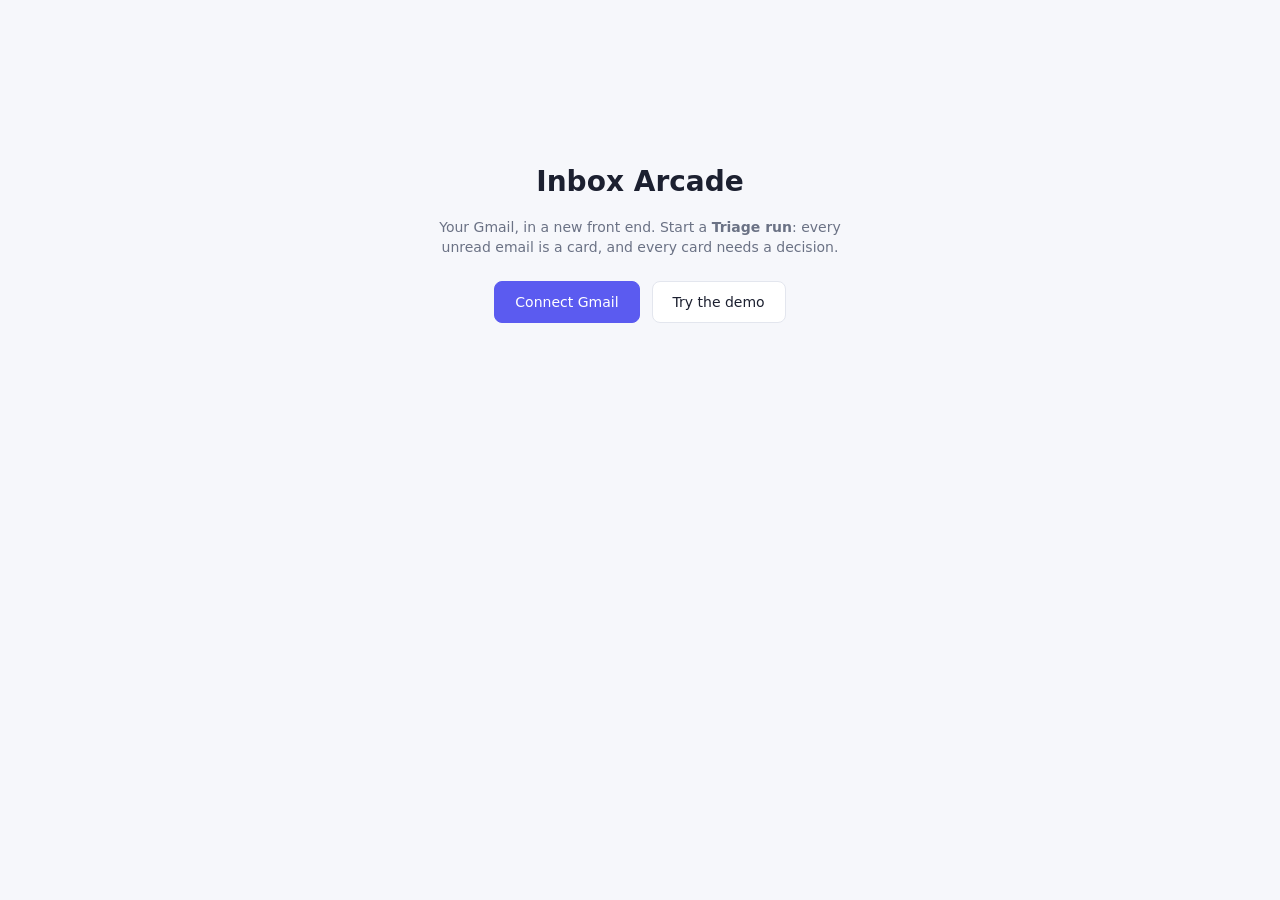
<file: app.html>
<!doctype html>
<html lang="en">
<head>
<meta charset="utf-8">
<meta name="viewport" content="width=device-width, initial-scale=1">
<title>Inbox Arcade</title>
<link rel="stylesheet" href="app.css">
</head>
<body>
<div id="landing" class="landing hidden">
  <h1>Inbox Arcade</h1>
  <p>Your Gmail, in a new front end. Start a <b>Triage run</b>: every unread email is a card, and every card needs a decision.</p>
  <div class="landing-btns">
    <button id="connectBtn" class="primary">Connect Gmail</button>
    <button id="demoBtn">Try the demo</button>
  </div>
  <p id="landingMsg" class="msg"></p>
</div>

<div id="app" class="hidden">
  <header class="top">
    <div class="brand">Inbox Arcade</div>
    <nav class="views">
      <button data-view="inbox" class="active">Inbox</button>
      <button data-view="starred">Starred</button>
    </nav>
    <form id="searchForm"><input id="search" type="search" placeholder="Search mail   /" autocomplete="off"></form>
    <button id="gameToggle" class="game-btn" title="Triage your unread mail as a game (g)">▶ Triage run</button>
    <button id="breakoutBtn" class="game-btn" title="Promo Breakout (b)">🧱 Breakout</button>
    <button id="defenseBtn" class="game-btn" title="Mail Defense (m)">🛡️ Defense</button>
    <div class="who"><span id="who"></span><button id="switchBtn" class="link">Switch</button><button id="helpBtn" class="link" title="Shortcuts (?)">?</button></div>
  </header>

  <main id="main">
    <section id="listView">
      <div id="listStatus" class="status"></div>
      <ul id="list"></ul>
    </section>
    <section id="threadView" class="hidden"></section>
  </main>
  <section id="triage" class="hidden"></section>
  <section id="breakout" class="hidden"></section>
  <section id="defense" class="hidden"></section>
</div>

<div id="toast" class="toast hidden"></div>
<footer id="keybar" class="keybar hidden"></footer>

<div id="help" class="overlay hidden">
  <div class="panel">
    <h2>Keyboard</h2>
    <dl>
      <dt>j / k</dt><dd>next / previous</dd>
      <dt>Enter / o</dt><dd>open</dd>
      <dt>Esc</dt><dd>back to list</dd>
      <dt>e</dt><dd>archive</dd>
      <dt>s</dt><dd>star</dd>
      <dt>u</dt><dd>toggle read</dd>
      <dt>r</dt><dd>reply (in an email)</dd>
      <dt>d / #</dt><dd>delete</dd>
      <dt>z</dt><dd>undo</dd>
      <dt>/</dt><dd>search</dd>
      <dt>g</dt><dd>start a Triage run</dd>
      <dt>b</dt><dd>Promo Breakout</dd>
      <dt>m</dt><dd>Mail Defense</dd>
    </dl>
    <h2>Triage run</h2>
    <p>Your unread mail, one card at a time. <b>r</b> reply · <b>Space</b> read and keep · <b>e</b> archive · <b>d</b> delete · <b>s</b> star · <b>l</b> later · <b>Shift+D/E</b> sweep a sender. Points depend on the email: reply to people, bin promos, file updates. Fast decisions build a combo.</p>
    <button class="close primary">Got it</button>
  </div>
</div>

<div id="win" class="overlay hidden"></div>

<script src="demo.js"></script>
<script src="config.js"></script>
<script src="gmail.js"></script>
<script src="compose.js"></script>
<script src="triage.js"></script>
<script src="sound.js"></script>
<script src="breakout.js"></script>
<script src="defense.js"></script>
<script src="app.js"></script>
</body>
</html>
</file>
<file: app.css>
:root {
  --bg: #f6f7fb; --panel: #ffffff; --line: #e3e6ee; --text: #1c2030; --dim: #6b7285;
  --accent: #5b5bf0; --accent-soft: #ececfe; --sel: #fff6d6; --gold: #f2a20c; --good: #1f9d63; --bad: #d84a4a;
}
@media (prefers-color-scheme: dark) {
  :root { --bg: #11131a; --panel: #181b24; --line: #2a2f3d; --text: #e7e9f0; --dim: #8e95a8;
    --accent: #8b8bff; --accent-soft: #23264a; --sel: #2b2a1c; }
}
* { box-sizing: border-box; }
html, body { margin: 0; background: var(--bg); color: var(--text); font: 14px/1.45 "Segoe UI", system-ui, sans-serif; }
button { font: inherit; color: inherit; background: var(--panel); border: 1px solid var(--line); border-radius: 8px; padding: 6px 12px; cursor: pointer; }
button:hover { border-color: var(--accent); }
button.primary { background: var(--accent); border-color: var(--accent); color: #fff; }
button.link { border: 0; background: none; color: var(--accent); padding: 4px 6px; }
.hidden { display: none !important; }

.landing { max-width: 460px; margin: 18vh auto 0; text-align: center; padding: 0 16px; }
.landing h1 { font-size: 2rem; margin: 0 0 8px; }
.landing p { color: var(--dim); }
.landing-btns { display: flex; gap: 12px; justify-content: center; margin: 24px 0 12px; }
.landing-btns button { padding: 10px 20px; }
.msg { font-size: .9rem; color: var(--bad) !important; white-space: pre-line; }

.top { position: sticky; top: 0; z-index: 5; display: flex; align-items: center; gap: 14px; padding: 10px 20px; background: var(--panel); border-bottom: 1px solid var(--line); }
.brand { font-weight: 700; letter-spacing: .2px; }
.views { display: flex; gap: 4px; }
.views button { border: 0; background: none; color: var(--dim); }
.views button.active { background: var(--accent-soft); color: var(--accent); font-weight: 600; }
#searchForm { flex: 1; max-width: 520px; }
#search { width: 100%; padding: 8px 12px; border-radius: 8px; border: 1px solid var(--line); background: var(--bg); color: var(--text); font: inherit; }
.game-btn.on { background: var(--gold); border-color: var(--gold); color: #1b1300; font-weight: 600; }
.who { margin-left: auto; color: var(--dim); font-size: .85rem; white-space: nowrap; }

.hud { position: sticky; top: 53px; z-index: 4; display: flex; align-items: center; gap: 22px; padding: 8px 20px; background: linear-gradient(90deg, #2a1f5c, #4a2a7a); color: #fff; }
.stat { display: flex; flex-direction: column; align-items: center; min-width: 52px; }
.stat b { font-size: 1.25rem; font-variant-numeric: tabular-nums; }
.stat span { font-size: .7rem; text-transform: uppercase; letter-spacing: .6px; opacity: .7; }
.combo b { color: #ffd45e; }
.combo i { display: block; width: 52px; height: 3px; background: rgba(255,255,255,.2); border-radius: 2px; margin-top: 2px; }
.combo em { display: block; height: 100%; width: 0; background: #ffd45e; border-radius: 2px; }
.combo.pop b { animation: pop .25s; }
@keyframes pop { 50% { transform: scale(1.4); } }
.progress { position: relative; flex: 1; height: 18px; background: rgba(255,255,255,.15); border-radius: 9px; overflow: hidden; }
#progressFill { height: 100%; width: 0; background: linear-gradient(90deg, #3ddc97, #ffd45e); transition: width .3s; }
#progressText { position: absolute; inset: 0; text-align: center; font-size: .75rem; line-height: 18px; }

main { max-width: 1100px; margin: 16px auto; padding: 0 20px 80px; }
.status { color: var(--dim); padding: 8px 4px; }
#list { list-style: none; margin: 0; padding: 0; background: var(--panel); border: 1px solid var(--line); border-radius: 10px; overflow: hidden; }
#list:empty { display: none; }
.row { display: grid; grid-template-columns: 28px 190px 1fr auto; gap: 10px; align-items: center; padding: 9px 14px; border-bottom: 1px solid var(--line); cursor: pointer; position: relative; transition: transform .18s, opacity .18s; }
.row:last-child { border-bottom: 0; }
.row:hover { background: var(--accent-soft); }
.row.sel { background: var(--sel); box-shadow: inset 3px 0 0 var(--accent); }
.row.unread .from, .row.unread .subj { font-weight: 700; }
.row:not(.unread) { color: var(--dim); }
.row.leaving { transform: translateX(60px); opacity: 0; }
.from { white-space: nowrap; overflow: hidden; text-overflow: ellipsis; }
.from small { color: var(--dim); font-weight: 400; }
.text { white-space: nowrap; overflow: hidden; text-overflow: ellipsis; }
.subj { color: var(--text); }
.snip { color: var(--dim); }
.date { font-size: .8rem; color: var(--dim); white-space: nowrap; }
.acts { position: absolute; right: 12px; display: none; gap: 6px; background: inherit; }
.row:hover .acts { display: flex; }
.row:hover .date { visibility: hidden; }
.acts button { padding: 3px 9px; font-size: .8rem; }
.star { border: 0; background: none; padding: 0; font-size: 1.1rem; color: var(--line); }
.star.on { color: var(--gold); }
.empty { text-align: center; padding: 60px 0; color: var(--dim); font-size: 1.1rem; }

.thread-head { display: flex; align-items: center; gap: 10px; margin-bottom: 12px; flex-wrap: wrap; }
.thread-head h1 { flex-basis: 100%; font-size: 1.35rem; margin: 6px 0 0; }
.msg-card { background: var(--panel); border: 1px solid var(--line); border-radius: 10px; margin-bottom: 12px; overflow: hidden; }
.msg-card header { display: flex; gap: 8px; align-items: baseline; padding: 10px 14px; border-bottom: 1px solid var(--line); }
.msg-card header span { color: var(--dim); font-size: .85rem; }
.msg-card header time { margin-left: auto; color: var(--dim); font-size: .8rem; }
.msg-card iframe { display: block; width: 100%; border: 0; background: #fff; min-height: 60px; }

.toast { position: fixed; left: 50%; bottom: 24px; transform: translateX(-50%); background: #23263a; color: #fff; padding: 10px 16px; border-radius: 8px; display: flex; gap: 12px; align-items: center; z-index: 20; box-shadow: 0 6px 24px rgba(0,0,0,.25); }
.toast button { background: none; border: 0; color: #ffd45e; font-weight: 600; padding: 0; }
.float { position: fixed; z-index: 30; pointer-events: none; font-weight: 800; color: var(--gold); text-shadow: 0 1px 0 rgba(0,0,0,.25); animation: floatUp .9s ease-out forwards; }
@keyframes floatUp { to { transform: translateY(-46px); opacity: 0; } }

.overlay { position: fixed; inset: 0; z-index: 40; background: rgba(10,12,20,.55); display: grid; place-items: center; }
.panel { background: var(--panel); border-radius: 14px; padding: 22px 26px; width: min(420px, 92vw); }
.panel h2 { margin: 0 0 10px; font-size: 1.1rem; }
.panel dl { display: grid; grid-template-columns: 90px 1fr; gap: 4px 12px; margin: 0 0 16px; }
.panel dt { font-family: ui-monospace, Consolas, monospace; color: var(--accent); }
.panel dd { margin: 0; }
.panel p { color: var(--dim); }
.win { text-align: center; }
.win h1 { font-size: 2.2rem; margin: 0 0 4px; }
.win .big { font-size: 3rem; font-weight: 800; color: var(--gold); }
.win .stats { display: flex; justify-content: center; gap: 24px; margin: 12px 0 18px; color: var(--dim); }
.win .stats b { display: block; color: var(--text); font-size: 1.2rem; }
.confetti { position: fixed; top: -12px; width: 8px; height: 14px; z-index: 50; pointer-events: none; animation: fall linear forwards; }
@keyframes fall { to { transform: translateY(105vh) rotate(720deg); } }

/* ---------- reply composer ---------- */
#replyBox:not(:empty) { margin-top: 4px; }
.composer { background: var(--panel); border: 1px solid var(--accent); border-radius: 10px; padding: 12px 14px; }
.c-to { color: var(--dim); font-size: .85rem; margin-bottom: 8px; }
.c-to b { color: var(--text); }
.chips { display: flex; flex-wrap: wrap; gap: 6px; margin-bottom: 8px; }
.chips button { font-size: .82rem; padding: 4px 10px; border-radius: 16px; background: var(--accent-soft); border-color: transparent; }
.chips kbd, .c-actions kbd, .t-actions kbd, .t-sweep kbd { font: 600 .7rem ui-monospace, Consolas, monospace; background: rgba(127,127,127,.18); border-radius: 4px; padding: 1px 5px; margin-right: 4px; }
.composer textarea { width: 100%; resize: vertical; font: 15px/1.5 inherit; font-family: inherit; padding: 10px; border-radius: 8px; border: 1px solid var(--line); background: var(--bg); color: var(--text); }
.c-actions { display: flex; gap: 8px; align-items: center; margin-top: 8px; }
.c-note { margin-left: auto; color: var(--dim); font-size: .8rem; }

/* ---------- triage run ---------- */
#triage { max-width: 860px; margin: 0 auto; padding: 0 20px 60px; }
.t-loading { text-align: center; padding: 80px 0; }
.t-hud { position: sticky; top: 53px; z-index: 4; display: flex; align-items: center; gap: 20px; padding: 10px 18px; margin: 0 -20px 18px; background: linear-gradient(90deg, #2a1f5c, #4a2a7a); color: #fff; border-radius: 0 0 12px 12px; }
.t-hud .progress > div { height: 100%; background: linear-gradient(90deg, #3ddc97, #ffd45e); transition: width .3s; }
.t-hud .progress span { position: absolute; inset: 0; text-align: center; font-size: .75rem; line-height: 18px; }
.t-quit { background: rgba(255,255,255,.12); border-color: transparent; color: #fff; }
.t-card { background: var(--panel); border: 1px solid var(--line); border-radius: 14px; padding: 16px 20px 18px; box-shadow: 0 10px 30px rgba(0,0,0,.12); border-top: 5px solid var(--dim); transition: transform .22s ease-in, opacity .22s ease-in; }
.t-card.kind-person { border-top-color: #3ddc97; }
.t-card.kind-promo { border-top-color: #ff6b8b; }
.t-card.kind-update { border-top-color: #5bc0ff; }
.t-card-top { display: flex; align-items: center; gap: 10px; font-size: .82rem; color: var(--dim); }
.t-card-top .date { margin-left: auto; }
.chip { font-weight: 700; padding: 2px 10px; border-radius: 12px; background: var(--accent-soft); color: var(--text); }
.t-from { margin-top: 10px; }
.t-from span, .t-from small { color: var(--dim); font-size: .85rem; }
.t-card h2 { margin: 4px 0 12px; font-size: 1.3rem; }
.t-body iframe { display: block; width: 100%; height: 38vh; border: 0; border-radius: 8px; background: #fff; }
#tCompose:not(:empty) { margin-top: 12px; }
.t-actions { display: grid; grid-template-columns: repeat(6, 1fr); gap: 8px; margin-top: 14px; transition: opacity .15s; }
.t-actions.dim { opacity: .3; pointer-events: none; }
.t-actions button { display: flex; flex-direction: column; align-items: center; gap: 3px; padding: 10px 4px; border-radius: 10px; }
.t-actions button:disabled { opacity: .35; cursor: not-allowed; }
.t-actions em { font-style: normal; font-weight: 800; font-size: .8rem; }
.t-actions em.hi { color: var(--good); } .t-actions em.mid { color: var(--gold); } .t-actions em.lo { color: var(--dim); }
.t-sweep { margin-top: 12px; padding: 10px 14px; border-radius: 10px; background: var(--accent-soft); font-size: .9rem; }
.t-sweep button { padding: 3px 10px; font-size: .82rem; margin-left: 4px; }
.fly-read { transform: translateY(-40px) scale(.96); opacity: 0; }
.fly-archive { transform: translateX(120px) rotate(4deg); opacity: 0; }
.fly-delete { transform: translateY(80px) rotate(-3deg); opacity: 0; }
.fly-reply { transform: translateX(-120px) rotate(-4deg); opacity: 0; }
.fly-later { transform: scale(.85); opacity: 0; }
.t-end { text-align: center; padding: 40px 0; }
.t-end h1 { margin: 0 0 6px; font-size: 2rem; }
.t-end .big { font-size: 3.4rem; font-weight: 800; color: var(--gold); }
.t-end .dim, .dim { color: var(--dim); }
.t-stats { display: flex; justify-content: center; gap: 28px; margin: 18px 0 10px; color: var(--dim); }
.t-stats b { display: block; color: var(--text); font-size: 1.3rem; }
.t-break { color: var(--dim); margin-bottom: 14px; }
.t-unsub { display: inline-block; text-align: left; background: var(--panel); border: 1px solid var(--line); border-radius: 10px; padding: 12px 18px; margin: 8px 0 16px; }
.t-unsub ul { margin: 6px 0 0; padding-left: 18px; }
.t-unsub a { color: var(--accent); margin-left: 6px; }
.t-end-btns { display: flex; gap: 10px; justify-content: center; }

/* ---------- controls bar ---------- */
.keybar { position: fixed; left: 0; right: 0; bottom: 0; z-index: 15; display: flex; flex-wrap: wrap; justify-content: center; gap: 6px 18px; padding: 8px 16px; background: var(--panel); border-top: 1px solid var(--line); color: var(--dim); font-size: .82rem; }
.keybar kbd { font: 600 .75rem ui-monospace, Consolas, monospace; color: var(--text); background: var(--accent-soft); border: 1px solid var(--line); border-radius: 4px; padding: 1px 6px; margin-right: 2px; }
.toast { bottom: 64px; }
#triage { padding-bottom: 90px; }

/* ---------- promo breakout ---------- */
#breakout { display: flex; flex-direction: column; align-items: center; padding: 0 20px 90px; }
.bk-hud { position: sticky; top: 53px; z-index: 4; display: flex; align-items: center; gap: 20px; padding: 8px 18px; margin-bottom: 12px; width: min(940px, 100%); background: linear-gradient(90deg, #5c1f3a, #4a2a7a); color: #fff; border-radius: 0 0 12px 12px; }
.bk-hud .t-quit { white-space: nowrap; }
/* the big mute button, at the side of the game; muted by default */
.snd-btn { position: fixed; right: 18px; top: 50%; transform: translateY(-50%); z-index: 20; width: 92px; height: 92px; border-radius: 50%;
  display: flex; flex-direction: column; align-items: center; justify-content: center; gap: 1px; padding: 0;
  font-size: 30px; line-height: 1; background: #232842; color: #fff; border: 2px solid #4a5175; box-shadow: 0 6px 20px rgba(0,0,0,.4); cursor: pointer; }
.snd-btn:hover { border-color: #9a9aff; }
.snd-btn small { font-size: 11px; font-weight: 600; opacity: .85; }
.snd-btn small + small { font-size: 10px; opacity: .55; }
.bk-ticker { flex: 1; font-size: .85rem; opacity: .9; white-space: nowrap; overflow: hidden; text-overflow: ellipsis; }
#bkCanvas { border-radius: 12px; box-shadow: 0 10px 30px rgba(0,0,0,.3); cursor: none; }
.bk-review { max-width: 760px; }
.bk-table { width: 100%; border-collapse: collapse; margin: 14px 0; text-align: left; background: var(--panel); border: 1px solid var(--line); border-radius: 10px; overflow: hidden; }
.bk-table th, .bk-table td { padding: 8px 12px; border-bottom: 1px solid var(--line); font-size: .9rem; }
.bk-table th { color: var(--dim); font-weight: 600; font-size: .8rem; }
.bk-table a { color: var(--accent); }
.bk-table select { background: var(--panel); color: var(--text); border: 1px solid var(--line); border-radius: 6px; padding: 3px 6px; font: inherit; }
.bk-table details summary { cursor: pointer; }
.bk-table details ul { margin: 6px 0 0; padding-left: 16px; max-width: 320px; font-size: .82rem; }

/* ---------- mail defense ---------- */
#defense { display: flex; flex-direction: column; align-items: center; padding: 0 20px 90px; }
.df-hud { background: linear-gradient(90deg, #1f3a5c, #4a2a7a); }
#dfCanvas { border-radius: 12px; box-shadow: 0 10px 30px rgba(0,0,0,.3); }
.df-groups { text-align: left; margin: 14px 0; }
.df-group { background: var(--panel); border: 1px solid var(--line); border-radius: 10px; margin-bottom: 8px; padding: 10px 14px; }
.df-group summary { cursor: pointer; }
.df-group ul { margin: 8px 0 2px; padding-left: 22px; max-height: 220px; overflow: auto; font-size: .88rem; }
.df-group li { margin: 2px 0; }
.df-levels { display: flex; gap: 12px; justify-content: center; flex-wrap: wrap; margin: 18px 0; }
.df-level { width: 200px; padding: 14px 16px; text-align: left; display: flex; flex-direction: column; gap: 3px; }
.df-level b { font-size: 1.05rem; }
.df-level small { color: var(--dim); }
.df-level.last { border-color: var(--accent); box-shadow: 0 0 0 1px var(--accent); }
.df-cleared { margin-top: 6px; color: var(--dim); }
.df-cleared b { color: var(--text); font-size: 1.2rem; }
</file>
